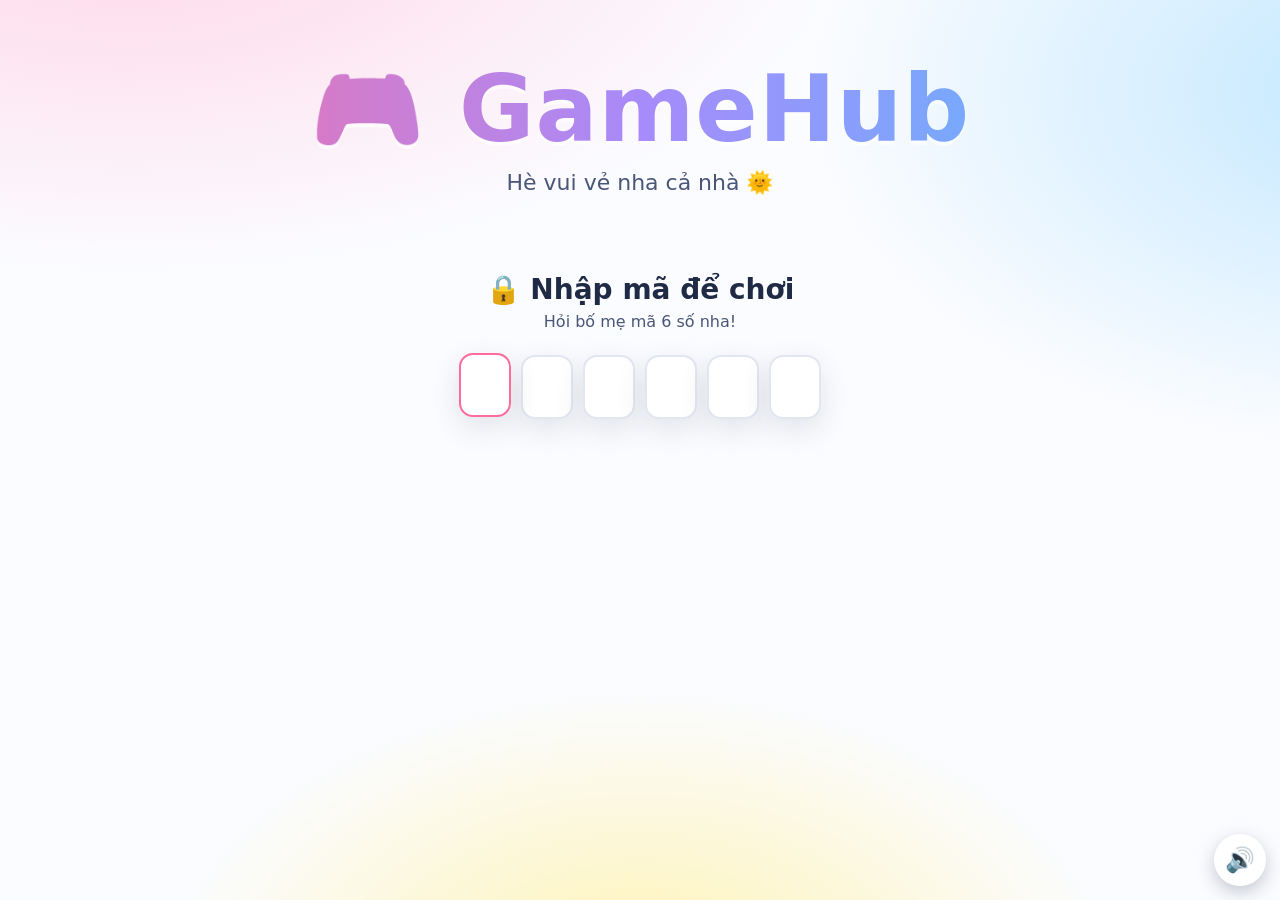
<file: index.html>
<!DOCTYPE html>
<html lang="vi">
<head>
<meta charset="UTF-8" />
<meta name="viewport" content="width=device-width, initial-scale=1.0" />
<title>GameHub - Hè Vui Vẻ</title>
<link rel="stylesheet" href="css/style.css" />
<link rel="icon" href="data:image/svg+xml,%3Csvg xmlns='http://www.w3.org/2000/svg' viewBox='0 0 100 100'%3E%3Ctext y='.9em' font-size='90'%3E%F0%9F%8E%AE%3C/text%3E%3C/svg%3E" />
<link rel="manifest" href="manifest.webmanifest" />
<meta name="theme-color" content="#ff6b9a" />
<meta name="apple-mobile-web-app-capable" content="yes" />
<meta name="mobile-web-app-capable" content="yes" />
<meta name="apple-mobile-web-app-status-bar-style" content="default" />
<meta name="apple-mobile-web-app-title" content="GameHub" />
<link rel="apple-touch-icon" href="icons/apple-touch-icon.png" />
</head>
<body class="home">
<header class="hero">
  <h1>🎮 GameHub</h1>
  <p class="tagline">Hè vui vẻ nha cả nhà 🌞</p>
</header>

<section class="code-gate" id="codeGate">
  <h2>🔒 Nhập mã để chơi</h2>
  <p class="gate-hint">Hỏi bố mẹ mã 6 số nha!</p>
  <form class="code-form" id="codeForm" autocomplete="off">
    <div class="code-inputs" id="codeInputs">
      <input class="code-input" type="tel" inputmode="numeric" maxlength="1" aria-label="Số 1" />
      <input class="code-input" type="tel" inputmode="numeric" maxlength="1" aria-label="Số 2" />
      <input class="code-input" type="tel" inputmode="numeric" maxlength="1" aria-label="Số 3" />
      <input class="code-input" type="tel" inputmode="numeric" maxlength="1" aria-label="Số 4" />
      <input class="code-input" type="tel" inputmode="numeric" maxlength="1" aria-label="Số 5" />
      <input class="code-input" type="tel" inputmode="numeric" maxlength="1" aria-label="Số 6" />
    </div>
    <p class="code-error" id="codeError" hidden>Sai mã rồi, thử lại nha!</p>
  </form>
</section>

<section class="hub" id="hub" hidden>
  <div class="welcome">
    <h2>Chọn game đi nào 🎯</h2>
    <button class="switch-btn" id="switchBtn">🔒 Khoá lại</button>
  </div>

  <div class="game-grid">
    <a class="game-card c1" href="games/memory/" data-tag="cả nhà">
      <span class="icon">🧠</span>
      <h3>Tìm Cặp</h3>
      <p>Lật thẻ tìm cặp giống nhau</p>
      <span class="best" data-game="memory">—</span>
    </a>
    <a class="game-card c2" href="games/tictactoe/" data-tag="2 người">
      <span class="icon">⭕</span>
      <h3>Cờ Caro</h3>
      <p>X và O, ai thắng?</p>
      <span class="best" data-game="tictactoe">—</span>
    </a>
    <a class="game-card c3" href="games/snake/" data-tag="cả nhà">
      <span class="icon">🐍</span>
      <h3>Rắn Săn Mồi</h3>
      <p>Ăn táo, đừng đụng tường!</p>
      <span class="best" data-game="snake">—</span>
    </a>
    <a class="game-card c4" href="games/simon/" data-tag="trí nhớ">
      <span class="icon">🎨</span>
      <h3>Nhớ Màu</h3>
      <p>Lặp lại chuỗi màu sắc</p>
      <span class="best" data-game="simon">—</span>
    </a>
    <a class="game-card c5" href="games/math/" data-tag="học mà chơi">
      <span class="icon">➕</span>
      <h3>Đố Toán</h3>
      <p>Tính nhanh, ăn điểm cao</p>
      <span class="best" data-game="math">—</span>
    </a>
    <a class="game-card c4" href="games/fingermath/" data-tag="lớp 1">
      <span class="icon">✋</span>
      <h3>Toán Ngón Tay</h3>
      <p>Đọc và tạo số bằng ngón tay</p>
      <span class="best" data-game="fingermath">—</span>
    </a>
    <a class="game-card c6" href="games/2048/" data-tag="thử thách">
      <span class="icon">🔢</span>
      <h3>2048</h3>
      <p>Ghép số đạt 2048</p>
      <span class="best" data-game="2048">—</span>
    </a>
    <a class="game-card c7" href="games/whack/" data-tag="phản xạ">
      <span class="icon">🐿️</span>
      <h3>Đập Sóc</h3>
      <p>Sóc nhảy lên, tap thật nhanh!</p>
      <span class="best" data-game="whack">—</span>
    </a>
    <a class="game-card c8" href="games/space/" data-tag="3D">
      <span class="icon">🚀</span>
      <h3>Phi Thuyền Nhặt Sao</h3>
      <p>Lái phi thuyền, bắn thiên thạch, nâng cấp súng!</p>
      <span class="best" data-game="space">—</span>
    </a>
    <a class="game-card c9" href="games/hoops/" data-tag="3D">
      <span class="icon">🏀</span>
      <h3>Ném Bóng Rổ</h3>
      <p>Vuốt canh lực, ném bóng vào rổ!</p>
      <span class="best" data-game="hoops">—</span>
    </a>
  </div>

  <footer class="hub-footer">
    <p>Chúc các con có một mùa hè thật vui! 🌞🌴🍉</p>
  </footer>
</section>

<script src="js/sfx.js"></script>
<script src="js/main.js"></script>
<script src="js/pwa.js"></script>
<script>
  document.querySelectorAll('.game-card').forEach((card) => {
    card.addEventListener('click', () => window.SFX && window.SFX.pop());
  });
</script>
</body>
</html>
</file>
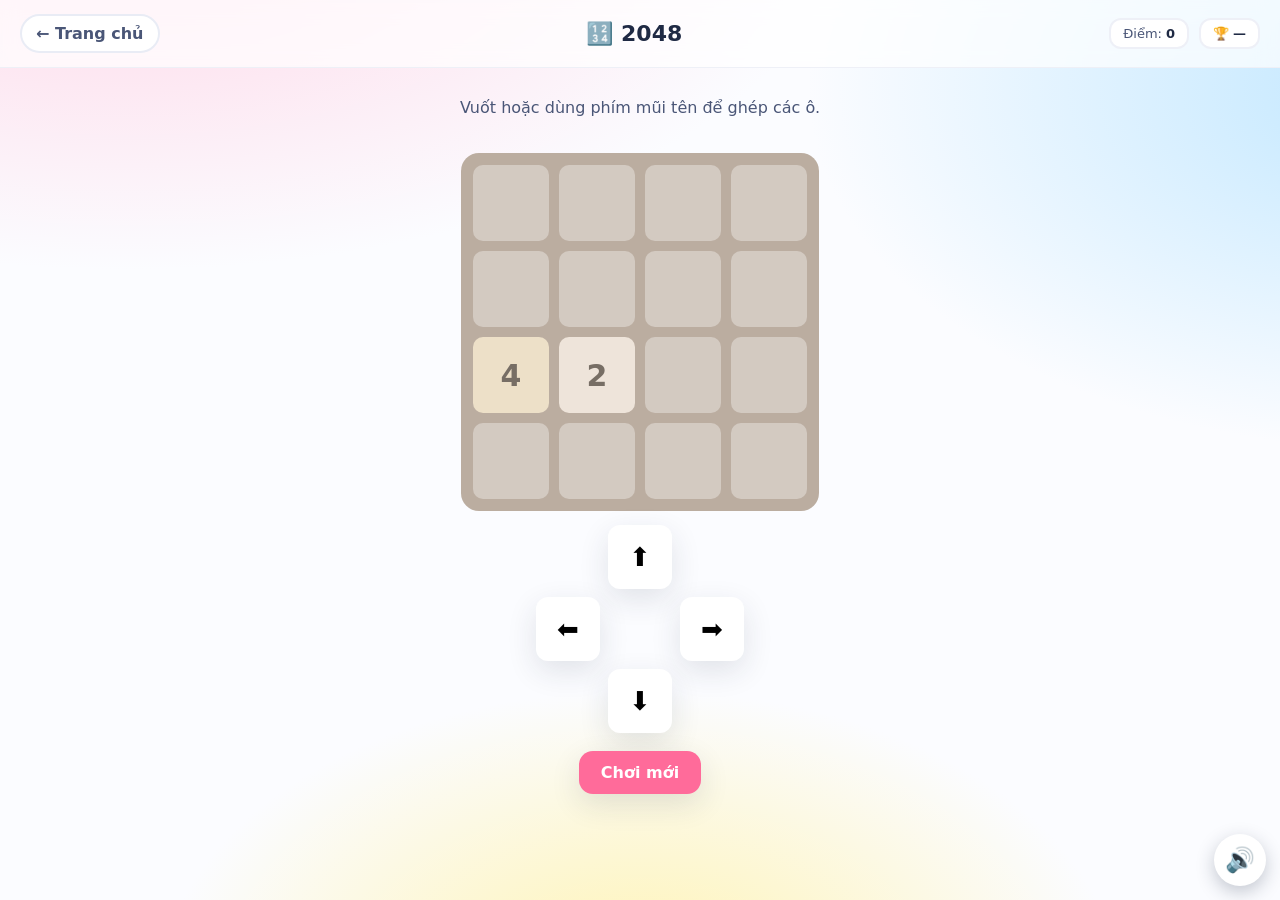
<file: games/2048/index.html>
<!DOCTYPE html>
<html lang="vi">
<head>
<meta charset="UTF-8" />
<meta name="viewport" content="width=device-width, initial-scale=1" />
<title>2048 · GameHub</title>
<link rel="stylesheet" href="../../css/style.css" />
<link rel="manifest" href="../../manifest.webmanifest" />
<meta name="theme-color" content="#ff6b9a" />
<meta name="apple-mobile-web-app-capable" content="yes" />
<meta name="mobile-web-app-capable" content="yes" />
<meta name="apple-mobile-web-app-status-bar-style" content="default" />
<meta name="apple-mobile-web-app-title" content="GameHub" />
<link rel="apple-touch-icon" href="../../icons/apple-touch-icon.png" />
</head>
<body class="game-page">
<div class="game-topbar">
  <a class="back" href="../../">← Trang chủ</a>
  <div>
    <h1>🔢 2048</h1>
    <div class="who" id="whoLabel"></div>
  </div>
  <div class="stats">
    <div class="stat">Điểm:<b id="score">0</b></div>
    <div class="stat">🏆<b id="best">—</b></div>
  </div>
</div>

<main class="game-main">
  <p style="color:var(--ink-soft); margin-top:6px;">Vuốt hoặc dùng phím mũi tên để ghép các ô.</p>
  <div class="g2048-wrap" id="grid"></div>
  <div class="touch-pad" style="margin-top:14px;">
    <button class="up" data-dir="up">⬆️</button>
    <button class="left" data-dir="left">⬅️</button>
    <button class="right" data-dir="right">➡️</button>
    <button class="down" data-dir="down">⬇️</button>
  </div>
  <div style="margin-top:18px; display:flex; gap:10px;">
    <button class="btn" id="newGame">Chơi mới</button>
  </div>
</main>

<div class="modal" id="overModal">
  <div class="box">
    <div style="font-size:48px">🛑</div>
    <h2>Hết nước đi!</h2>
    <p id="overText"></p>
    <div class="actions">
      <button class="btn" id="restart">Chơi lại</button>
      <a class="btn ghost" href="../../">Về trang chủ</a>
    </div>
  </div>
</div>

<script src="../../js/sfx.js"></script>
<script src="../../js/main.js"></script>
<script src="../../js/pwa.js"></script>
<script>
const N = 4;
let grid, score;
const gridEl = document.getElementById('grid');
const scoreEl = document.getElementById('score');
const bestEl = document.getElementById('best');
const whoLabel = document.getElementById('whoLabel');
const overModal = document.getElementById('overModal');
const overText = document.getElementById('overText');

function syncWho() {
  const p = window.Hub.getPlayer();
  whoLabel.textContent = p ? `${p.avatar} ${p.name}` : '';
  bestEl.textContent = window.Hub.getBest('2048') ?? '—';
}

function emptyGrid() { return Array.from({length: N}, () => Array(N).fill(0)); }

function addRandom() {
  const empty = [];
  for (let r=0;r<N;r++) for (let c=0;c<N;c++) if (!grid[r][c]) empty.push([r,c]);
  if (!empty.length) return false;
  const [r,c] = empty[Math.floor(Math.random()*empty.length)];
  grid[r][c] = Math.random() < 0.9 ? 2 : 4;
  return true;
}

function render() {
  gridEl.innerHTML = '';
  for (let r=0;r<N;r++) for (let c=0;c<N;c++) {
    const v = grid[r][c];
    const div = document.createElement('div');
    div.className = 'g2048-cell';
    div.dataset.v = v || '';
    div.textContent = v || '';
    gridEl.appendChild(div);
  }
  scoreEl.textContent = score;
}

function rotate(g) {
  const r = emptyGrid();
  for (let i=0;i<N;i++) for (let j=0;j<N;j++) r[j][N-1-i] = g[i][j];
  return r;
}

function slideLeft(g) {
  let moved = false, gained = 0;
  const out = emptyGrid();
  for (let r=0;r<N;r++) {
    const row = g[r].filter(v => v);
    for (let i=0;i<row.length-1;i++) {
      if (row[i] === row[i+1]) {
        row[i] *= 2; gained += row[i]; row.splice(i+1,1);
      }
    }
    while (row.length < N) row.push(0);
    for (let c=0;c<N;c++) {
      if (g[r][c] !== row[c]) moved = true;
      out[r][c] = row[c];
    }
  }
  return { grid: out, moved, gained };
}

function move(dir) {
  let g = grid, rot = 0;
  if (dir === 'up')    rot = 1;
  if (dir === 'right') rot = 2;
  if (dir === 'down')  rot = 3;
  for (let i=0;i<rot;i++) g = rotate(g);
  const res = slideLeft(g);
  let out = res.grid;
  for (let i=0;i<(4-rot)%4;i++) out = rotate(out);
  if (res.moved) {
    grid = out;
    score += res.gained;
    if (window.SFX) { res.gained > 0 ? window.SFX.merge() : window.SFX.move(); }
    addRandom();
    render();
    if (isOver()) gameOver();
  }
}

function isOver() {
  for (let r=0;r<N;r++) for (let c=0;c<N;c++) {
    if (!grid[r][c]) return false;
    if (c+1<N && grid[r][c] === grid[r][c+1]) return false;
    if (r+1<N && grid[r][c] === grid[r+1][c]) return false;
  }
  return true;
}

function gameOver() {
  window.SFX && window.SFX.gameover();
  const improved = window.Hub.saveBest('2048', score, 'high');
  bestEl.textContent = window.Hub.getBest('2048');
  const max = Math.max(...grid.flat());
  overText.textContent = `Ô lớn nhất ${max}, điểm ${score}.` + (improved ? ' 🏆 Kỷ lục mới!' : '');
  overModal.classList.add('open');
}

function newGame() {
  overModal.classList.remove('open');
  grid = emptyGrid(); score = 0;
  addRandom(); addRandom();
  render();
}

window.addEventListener('keydown', (e) => {
  const k = e.key.toLowerCase();
  if (k === 'arrowup' || k === 'w') { e.preventDefault(); move('up'); }
  else if (k === 'arrowdown' || k === 's') { e.preventDefault(); move('down'); }
  else if (k === 'arrowleft' || k === 'a') { e.preventDefault(); move('left'); }
  else if (k === 'arrowright' || k === 'd') { e.preventDefault(); move('right'); }
});

document.querySelectorAll('.touch-pad button').forEach(b => {
  b.addEventListener('click', () => move(b.dataset.dir));
});

let touchStart = null;
gridEl.addEventListener('touchstart', (e) => { touchStart = e.touches[0]; }, { passive: true });
gridEl.addEventListener('touchend', (e) => {
  if (!touchStart) return;
  const t = e.changedTouches[0];
  const dx = t.clientX - touchStart.clientX;
  const dy = t.clientY - touchStart.clientY;
  if (Math.max(Math.abs(dx), Math.abs(dy)) < 24) return;
  if (Math.abs(dx) > Math.abs(dy)) move(dx > 0 ? 'right' : 'left');
  else move(dy > 0 ? 'down' : 'up');
  touchStart = null;
}, { passive: true });

document.getElementById('newGame').addEventListener('click', newGame);
document.getElementById('restart').addEventListener('click', newGame);

syncWho();
newGame();
</script>
</body>
</html>
</file>
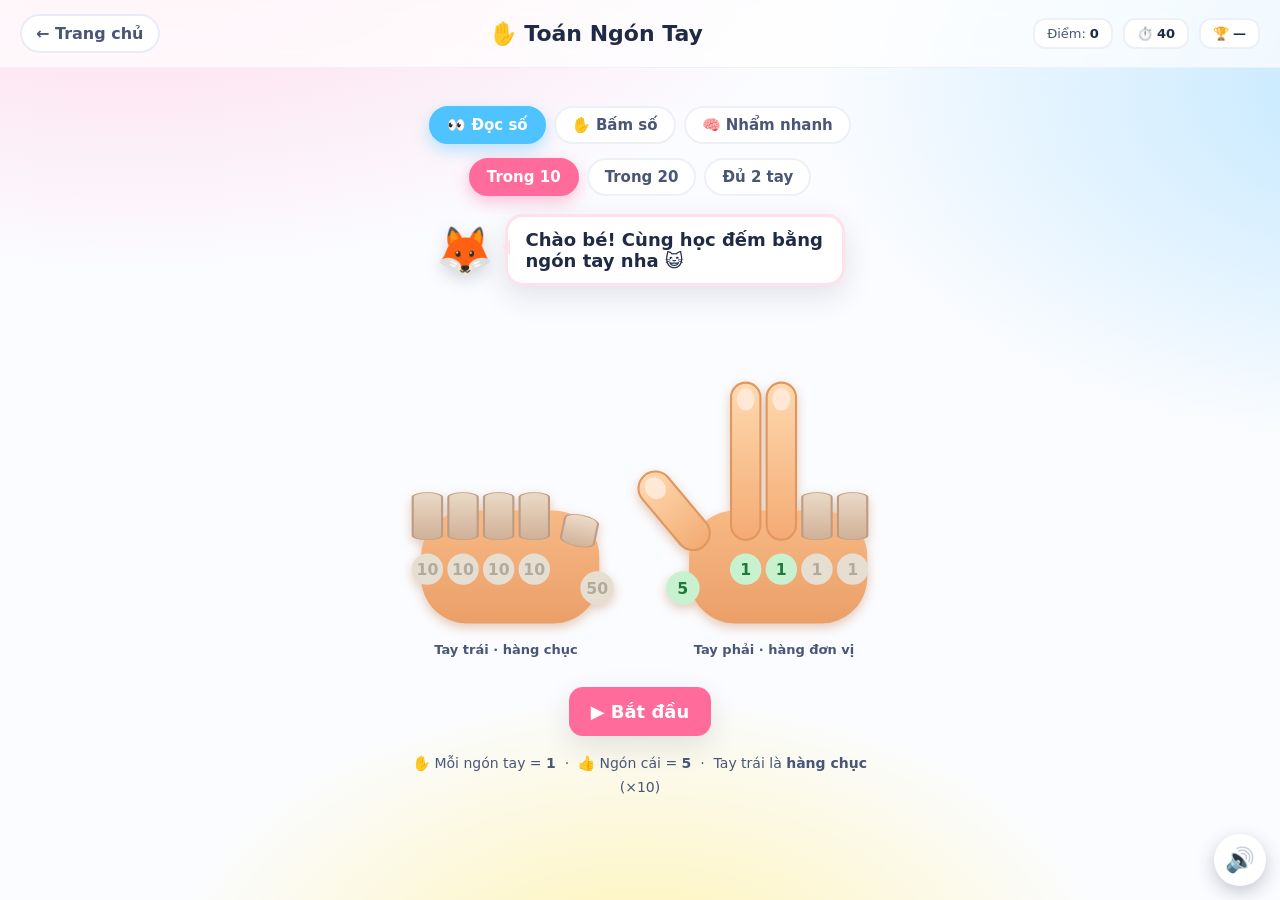
<file: games/fingermath/index.html>
<!DOCTYPE html>
<html lang="vi">
<head>
<meta charset="UTF-8" />
<meta name="viewport" content="width=device-width, initial-scale=1" />
<title>Toán Ngón Tay · GameHub</title>
<link rel="stylesheet" href="../../css/style.css" />
<link rel="manifest" href="../../manifest.webmanifest" />
<meta name="theme-color" content="#ff6b9a" />
<meta name="apple-mobile-web-app-capable" content="yes" />
<meta name="mobile-web-app-capable" content="yes" />
<meta name="apple-mobile-web-app-status-bar-style" content="default" />
<meta name="apple-mobile-web-app-title" content="GameHub" />
<link rel="apple-touch-icon" href="../../icons/apple-touch-icon.png" />
<style>
  /* ===== Finger Math game ================================================ */
  .game-main { overflow: hidden; }

  /* Mode + difficulty pills */
  .fm-pills { display: flex; gap: 8px; justify-content: center; flex-wrap: wrap; margin-top: 14px; }
  .fm-pills button {
    background: white; border: 2px solid #eef0f7; border-radius: 999px;
    padding: 8px 16px; font-family: inherit; font-size: 15px; font-weight: 700;
    color: var(--ink-soft); cursor: pointer; transition: transform .12s, box-shadow .15s, background .15s;
  }
  .fm-pills button:hover { transform: translateY(-1px); }
  .fm-pills button:active { transform: scale(.95); }
  .fm-pills.modes button.active { background: var(--accent-2); color: #fff; border-color: var(--accent-2); box-shadow: 0 6px 16px rgba(78,195,255,.4); }
  .fm-pills.diffs button.active { background: var(--accent);   color: #fff; border-color: var(--accent);   box-shadow: 0 6px 16px rgba(255,107,154,.4); }

  /* Mascot + speech bubble */
  .fm-guide { display: flex; align-items: center; justify-content: center; gap: 12px; margin: 18px auto 4px; max-width: 520px; }
  .fm-mascot {
    font-size: 46px; line-height: 1; flex: 0 0 auto;
    filter: drop-shadow(0 6px 8px rgba(31,42,68,.18));
    transition: transform .2s;
  }
  .fm-mascot.cheer { animation: mascotHop .5s ease; }
  @keyframes mascotHop { 0%,100%{transform:translateY(0) rotate(0)} 30%{transform:translateY(-14px) rotate(-8deg)} 60%{transform:translateY(-6px) rotate(6deg)} }
  .fm-mascot.oops { animation: mascotShake .4s ease; }
  @keyframes mascotShake { 0%,100%{transform:rotate(0)} 25%{transform:rotate(-9deg)} 75%{transform:rotate(9deg)} }
  .fm-bubble {
    position: relative; background: #fff; border: 3px solid #ffe1ec; border-radius: 18px;
    padding: 12px 18px; font-weight: 700; font-size: 18px; color: var(--ink);
    box-shadow: var(--shadow); max-width: 340px; min-height: 24px;
  }
  .fm-bubble::before {
    content: ''; position: absolute; left: -14px; top: 22px; width: 0; height: 0;
    border: 8px solid transparent; border-right-color: #ffe1ec;
  }
  .fm-bubble.pop { animation: bubblePop .34s cubic-bezier(.34,1.56,.64,1); }
  @keyframes bubblePop { 0%{transform:scale(.85)} 60%{transform:scale(1.05)} 100%{transform:scale(1)} }

  /* Target number (make mode) */
  .fm-target {
    text-align: center; font-size: 66px; font-weight: 900; line-height: 1; margin: 6px 0 2px;
    background: linear-gradient(90deg, var(--accent), var(--purple), var(--accent-2));
    background-size: 200% auto; -webkit-background-clip: text; background-clip: text; color: transparent;
    animation: hueShift 4s linear infinite;
  }
  @keyframes hueShift { to { background-position: 200% center; } }
  .fm-target.pop { animation: targetPop .4s cubic-bezier(.34,1.56,.64,1), hueShift 4s linear infinite; }
  @keyframes targetPop { 0%{transform:scale(.6);opacity:0} 100%{transform:scale(1);opacity:1} }

  /* Equation (mental-math mode) */
  .fm-equation {
    text-align: center; font-size: 46px; font-weight: 900; line-height: 1.1; margin: 24px 0 10px;
    color: var(--ink); letter-spacing: 1px; white-space: nowrap;
  }
  .fm-equation .q { color: var(--accent); }
  .fm-equation.pop { animation: targetPop .4s cubic-bezier(.34,1.56,.64,1); }

  /* Streak flame */
  .fm-streak {
    text-align: center; height: 26px; font-weight: 800; color: var(--orange); font-size: 17px;
    opacity: 0; transition: opacity .2s; margin-top: 2px;
  }
  .fm-streak.show { opacity: 1; }
  .fm-streak.bump { animation: streakBump .4s ease; }
  @keyframes streakBump { 0%,100%{transform:scale(1)} 40%{transform:scale(1.35)} }

  /* Hands */
  .fm-hands {
    display: flex; justify-content: center; gap: 6px; margin: 8px auto 0; max-width: 560px;
    transition: transform .3s;
  }
  .fm-hands.cheer { animation: handsCheer .5s ease; }
  @keyframes handsCheer { 0%,100%{transform:translateY(0)} 40%{transform:translateY(-16px)} }
  .fm-hands.shake { animation: handsShake .4s ease; }
  @keyframes handsShake { 0%,100%{transform:translateX(0)} 20%{transform:translateX(-9px)} 60%{transform:translateX(9px)} }
  .fm-hand { width: 50%; max-width: 262px; }
  .fm-hand svg { width: 100%; height: auto; display: block; overflow: visible; }
  .fm-hand-label { text-align: center; font-size: 13px; color: var(--ink-soft); margin-top: 2px; font-weight: 700; }

  /* Finger animation */
  .fm-fg { transform-box: fill-box; transform-origin: 50% 100%; transition: transform .28s cubic-bezier(.34,1.5,.6,1); }
  .fm-finger.down .fm-fg { transform: scaleY(.30); }
  .fm-finger.down .fm-fbody { filter: grayscale(.55) brightness(.99); }
  .fm-nail { transition: opacity .2s; }
  .fm-finger.down .fm-nail { opacity: 0; }
  .fm-badge circle { transition: fill .2s; }
  .fm-badge text { transition: fill .2s; }
  .fm-finger.down .fm-badge circle, .fm-badge.down circle { fill: #e7ded2; }
  .fm-finger.down .fm-badge text,   .fm-badge.down text   { fill: #b3a99d; }
  .fm-thumb { transition: transform .3s cubic-bezier(.34,1.4,.6,1); transform: var(--tup); }
  .fm-thumb.down { transform: var(--tdn); }
  .fm-thumb.down .fm-fbody { filter: grayscale(.55); }
  .fm-thumb.down .fm-nail { opacity: 0; }
  .fm-hands.interactive .fm-finger { cursor: pointer; }
  .fm-hands.interactive .fm-finger:active .fm-fg { transform: scale(.94); }

  /* Live counter (make mode) */
  .fm-live { text-align: center; color: var(--ink-soft); font-size: 17px; min-height: 24px; font-weight: 700; margin-top: 4px; }
  .fm-live b { color: var(--accent-2); font-size: 22px; }

  /* Answer options (read mode) */
  .fm-options { display: grid; grid-template-columns: repeat(4, 1fr); gap: 10px; max-width: 460px; margin: 14px auto 0; }
  .fm-options button {
    font-family: inherit; font-size: 30px; font-weight: 900; padding: 18px 0;
    border: 3px solid #eef0f7; border-radius: 18px; background: #fff; color: var(--ink);
    cursor: pointer; transition: transform .1s, box-shadow .15s; box-shadow: 0 4px 0 #e6e9f2;
  }
  .fm-options button:hover { transform: translateY(-2px); }
  .fm-options button:active { transform: translateY(2px); box-shadow: 0 1px 0 #e6e9f2; }
  .fm-options button.right { background: #d8ffd8; border-color: var(--green); box-shadow: 0 4px 0 #7fd77f; animation: rightPulse .4s ease; }
  @keyframes rightPulse { 0%,100%{transform:scale(1)} 45%{transform:scale(1.1)} }
  .fm-options button.wrong { background: #ffe0e0; border-color: #ff8a8a; box-shadow: 0 4px 0 #ff8a8a; }
  .fm-options button:disabled { cursor: default; }

  .fm-actions { margin-top: 16px; display: flex; gap: 10px; justify-content: center; flex-wrap: wrap; }
  .fm-actions .btn { font-size: 18px; padding: 14px 22px; }
  .fm-legend { text-align: center; color: var(--ink-soft); font-size: 14px; margin: 16px auto 0; max-width: 470px; line-height: 1.7; }
  .fm-hidden { display: none !important; }

  #score.bump { animation: streakBump .35s ease; display: inline-block; }

  /* Snappy taps on phones: no 300ms delay, no double-tap zoom, no text select */
  .fm-pills button, .fm-options button, .fm-actions .btn, .fm-hand svg { touch-action: manipulation; }
  .fm-pills button, .fm-options button, .fm-actions .btn, .fm-hand, .fm-target, .fm-live, .fm-bubble {
    -webkit-user-select: none; user-select: none; -webkit-tap-highlight-color: transparent;
  }

  /* Confetti canvas overlay */
  #fx { position: fixed; inset: 0; width: 100%; height: 100%; pointer-events: none; z-index: 60; }

  /* ---- Phone-first tuning (most kids play on a phone) ---- */
  @media (max-width: 560px) {
    .fm-pills { gap: 6px; margin-top: 10px; }
    .fm-pills button { padding: 9px 14px; font-size: 15px; }
    .fm-guide { margin: 12px auto 2px; gap: 8px; }
    .fm-mascot { font-size: 40px; }
    .fm-bubble { font-size: 16px; padding: 10px 14px; max-width: 62vw; }
    .fm-target { font-size: 52px; }
    .fm-equation { font-size: 40px; margin: 18px 0 8px; }
    .fm-hands { gap: 2px; }
    .fm-options { gap: 8px; }
    .fm-options button { font-size: 26px; padding: 18px 0; }
    .fm-actions { width: 100%; }
    .fm-actions .btn { flex: 1 1 44%; min-height: 54px; font-size: 18px; }
    .fm-legend { font-size: 13px; margin-top: 12px; }
  }
  @media (max-width: 380px) {
    .fm-options button { font-size: 22px; padding: 15px 0; }
    .fm-target { font-size: 46px; }
    .fm-equation { font-size: 33px; }
  }
</style>
</head>
<body class="game-page">
<div class="game-topbar">
  <a class="back" href="../../">← Trang chủ</a>
  <div>
    <h1>✋ Toán Ngón Tay</h1>
    <div class="who" id="whoLabel"></div>
  </div>
  <div class="stats">
    <div class="stat">Điểm:<b id="score">0</b></div>
    <div class="stat">⏱️<b id="time">40</b></div>
    <div class="stat">🏆<b id="best">—</b></div>
  </div>
</div>

<main class="game-main">
  <div class="fm-pills modes" id="modePick">
    <button data-mode="read" class="active">👀 Đọc số</button>
    <button data-mode="make">✋ Bấm số</button>
    <button data-mode="mental">🧠 Nhẩm nhanh</button>
  </div>
  <div class="fm-pills diffs" id="diffPick">
    <button data-diff="easy" class="active">Trong 10</button>
    <button data-diff="med">Trong 20</button>
    <button data-diff="hard">Đủ 2 tay</button>
  </div>

  <div class="fm-guide">
    <div class="fm-mascot" id="mascot">🦊</div>
    <div class="fm-bubble" id="bubble">Chào bé! Cùng học đếm bằng ngón tay nha 😺</div>
  </div>

  <div class="fm-target fm-hidden" id="target">0</div>
  <div class="fm-equation fm-hidden" id="equation">3 + 2 = ?</div>
  <div class="fm-streak" id="streakEl"></div>

  <div class="fm-hands" id="hands">
    <div class="fm-hand">
      <div id="handLeftSvg"></div>
      <div class="fm-hand-label">Tay trái · hàng chục</div>
    </div>
    <div class="fm-hand">
      <div id="handRightSvg"></div>
      <div class="fm-hand-label">Tay phải · hàng đơn vị</div>
    </div>
  </div>

  <div class="fm-live fm-hidden" id="live"></div>
  <div class="fm-options fm-hidden" id="options"></div>

  <div class="fm-actions">
    <button class="btn" id="start">▶️ Bắt đầu</button>
    <button class="btn ghost fm-hidden" id="clear">✊ Nắm hết tay</button>
  </div>

  <div class="fm-legend">
    ✋ Mỗi ngón tay = <b>1</b> &nbsp;·&nbsp; 👍 Ngón cái = <b>5</b> &nbsp;·&nbsp;
    Tay trái là <b>hàng chục</b> (×10)
  </div>
</main>

<canvas id="fx"></canvas>

<div class="modal" id="overModal">
  <div class="box">
    <div style="font-size:52px" id="overEmoji">🖐️</div>
    <h2 id="overTitle">Hết giờ!</h2>
    <p id="overText"></p>
    <div class="actions">
      <button class="btn" id="restart">Chơi lại</button>
      <a class="btn ghost" href="../../">Về trang chủ</a>
    </div>
  </div>
</div>

<script src="../../js/sfx.js"></script>
<script src="../../js/main.js"></script>
<script src="../../js/pwa.js"></script>
<script>
const SVGNS = 'http://www.w3.org/2000/svg';
function svg(tag, attrs) {
  const el = document.createElementNS(SVGNS, tag);
  for (const k in attrs) el.setAttribute(k, attrs[k]);
  return el;
}

/* ===== Confetti ========================================================= */
const fx = document.getElementById('fx');
const fxc = fx.getContext('2d');
let particles = [], fxRaf = null;
const CONFETTI_COLORS = ['#ff6b9a', '#4ec3ff', '#ffd54f', '#65d36e', '#a78bfa', '#ff9a5a'];
function fxResize() { fx.width = window.innerWidth; fx.height = window.innerHeight; }
fxResize(); window.addEventListener('resize', fxResize);
function confetti(x, y, count = 44) {
  for (let i = 0; i < count; i++) {
    const a = Math.random() * Math.PI * 2, sp = 3 + Math.random() * 7;
    particles.push({
      x, y, vx: Math.cos(a) * sp, vy: Math.sin(a) * sp - 4,
      size: 6 + Math.random() * 7, color: CONFETTI_COLORS[(Math.random() * CONFETTI_COLORS.length) | 0],
      rot: Math.random() * 6.28, vr: (Math.random() - 0.5) * 0.4, life: 70 + (Math.random() * 30 | 0),
      round: Math.random() < 0.4,
    });
  }
  if (!fxRaf) fxRaf = requestAnimationFrame(fxLoop);
}
function fxLoop() {
  fxc.clearRect(0, 0, fx.width, fx.height);
  particles = particles.filter((p) => p.life > 0 && p.y < fx.height + 40);
  particles.forEach((p) => {
    p.vy += 0.22; p.x += p.vx; p.y += p.vy; p.vx *= 0.99; p.rot += p.vr; p.life--;
    fxc.save(); fxc.translate(p.x, p.y); fxc.rotate(p.rot); fxc.fillStyle = p.color;
    fxc.globalAlpha = Math.min(1, p.life / 20);
    if (p.round) { fxc.beginPath(); fxc.arc(0, 0, p.size / 2, 0, 6.28); fxc.fill(); }
    else fxc.fillRect(-p.size / 2, -p.size / 2, p.size, p.size * 0.6);
    fxc.restore();
  });
  if (particles.length) fxRaf = requestAnimationFrame(fxLoop);
  else { fxRaf = null; fxc.clearRect(0, 0, fx.width, fx.height); }
}
function confettiAt(el, count) {
  const r = el.getBoundingClientRect();
  confetti(r.left + r.width / 2, r.top + r.height / 2, count);
}

/* ===== Sound (real audio files) ======================================== */
const SOUNDS = {};
['tap', 'correct', 'wrong', 'start', 'win', 'lose'].forEach((n) => {
  const a = new Audio(`sounds/${n}.wav`);
  a.preload = 'auto';
  SOUNDS[n] = a;
});
function soundOn() { return !window.SFX || window.SFX.enabled; }  // obey hub mute button
function play(name, vol = 1) {
  if (!soundOn()) return;
  const base = SOUNDS[name];
  if (!base) return;
  try {
    const a = base.cloneNode(true); // clone so sounds can overlap
    a.volume = vol;
    const p = a.play();
    if (p && p.catch) p.catch(() => {});
  } catch (e) { /* ignore */ }
}

/* ===== Mascot ============================================================ */
const mascotEl = document.getElementById('mascot');
const bubbleEl = document.getElementById('bubble');
const PRAISE = ['Giỏi quá! 🎉', 'Chính xác! ⭐', 'Tuyệt vời! 🌟', 'Đúng rồi nè! 🎈', 'Siêu ghê! 🚀'];
const NUDGE = ['Suýt rồi, thử lại nha 💪', 'Không sao, cố lên! 🌈', 'Gần đúng rồi đó! 🙂'];
function say(text, mood) {
  bubbleEl.textContent = text;
  bubbleEl.classList.remove('pop'); void bubbleEl.offsetWidth; bubbleEl.classList.add('pop');
  if (mood) {
    mascotEl.textContent = mood === 'cheer' ? '🦊' : mood === 'oops' ? '🙀' : '🦊';
    mascotEl.classList.remove('cheer', 'oops'); void mascotEl.offsetWidth;
    if (mood === 'cheer') mascotEl.classList.add('cheer');
    if (mood === 'oops') mascotEl.classList.add('oops');
    if (mood === 'oops') setTimeout(() => { mascotEl.textContent = '🦊'; }, 900);
  }
}

/* ===== Finger math ====================================================== */
function digitPattern(d) {
  const thumb = d >= 5;
  const n = thumb ? d - 5 : d;
  return { thumb, fingers: [n > 0, n > 1, n > 2, n > 3] };
}
function handValue(state) {
  return state.fingers.filter(Boolean).length + (state.thumb ? 5 : 0);
}

/* ===== Hand rendering =================================================== */
// side: 'right' (thumb left, values 1/5) | 'left' (thumb right, values 10/50)
function buildHand(side, valueLabels, onToggle) {
  const VB = 250;
  const root = svg('svg', { viewBox: `0 0 ${VB} 300` });
  const mirror = side === 'left';
  const mx = (x) => (mirror ? VB - x : x);          // point x
  const mrx = (x, w) => (mirror ? VB - x - w : x);  // rect x

  // defs: gradients + soft shadow
  const uid = side;
  const defs = svg('defs', {});
  const skin = svg('linearGradient', { id: `skin-${uid}`, x1: 0, y1: 0, x2: 0, y2: 1 });
  skin.appendChild(svg('stop', { offset: 0, 'stop-color': '#ffd9b0' }));
  skin.appendChild(svg('stop', { offset: 1, 'stop-color': '#f3ab73' }));
  const palmG = svg('linearGradient', { id: `palm-${uid}`, x1: 0, y1: 0, x2: 0, y2: 1 });
  palmG.appendChild(svg('stop', { offset: 0, 'stop-color': '#f7b985' }));
  palmG.appendChild(svg('stop', { offset: 1, 'stop-color': '#eb9f68' }));
  const sh = svg('filter', { id: `sh-${uid}`, x: '-30%', y: '-30%', width: '160%', height: '160%' });
  sh.appendChild(svg('feDropShadow', { dx: 0, dy: 4, stdDeviation: 5, 'flood-color': '#b56b33', 'flood-opacity': .35 }));
  defs.appendChild(skin); defs.appendChild(palmG); defs.appendChild(sh);
  root.appendChild(defs);

  const hand = svg('g', { filter: `url(#sh-${uid})` });
  root.appendChild(hand);

  // palm
  hand.appendChild(svg('rect', { x: 44, y: 176, width: 170, height: 108, rx: 44, fill: `url(#palm-${uid})` }));

  const FW = 28, FTOP = 54, FBOT = 204, FH = FBOT - FTOP;
  const rightXs = { index: 84, middle: 118, ring: 152, pinky: 186 };
  const order = ['index', 'middle', 'ring', 'pinky'];
  const fingerEls = [];

  order.forEach((key, i) => {
    const rx = mrx(rightXs[key], FW), cx = rx + FW / 2;
    const g = svg('g', { class: 'fm-finger' });
    g.dataset.finger = i;
    // wide invisible tap zone so small fingers are easy to hit on phones
    g.appendChild(svg('rect', { class: 'fm-hit', x: rx - 3, y: 40, width: FW + 6, height: 210, fill: 'transparent', 'pointer-events': 'all' }));
    const anim = svg('g', { class: 'fm-fg' });
    anim.appendChild(svg('rect', { class: 'fm-fbody', x: rx, y: FTOP, width: FW, height: FH, rx: 14, fill: `url(#skin-${uid})`, stroke: '#e0975f', 'stroke-width': 2 }));
    anim.appendChild(svg('ellipse', { class: 'fm-nail', cx, cy: FTOP + 16, rx: 8.5, ry: 10.5, fill: '#ffe9d6' }));
    g.appendChild(anim);
    const badge = svg('g', { class: 'fm-badge' });
    badge.appendChild(svg('circle', { cx, cy: 232, r: 15, fill: '#c8f2cf' }));
    const t = svg('text', { x: cx, y: 238, 'text-anchor': 'middle', 'font-size': 15, 'font-weight': 800, 'font-family': 'inherit', fill: '#1f7a3d' });
    t.textContent = valueLabels.finger;
    badge.appendChild(t);
    g.appendChild(badge);
    if (onToggle) g.addEventListener('click', () => onToggle('finger', i));
    hand.appendChild(g);
    fingerEls.push(g);
  });

  // thumb — shorter and chunkier than the fingers, like a real thumb
  const pivotX = mx(58), pivotY = 210;
  const upAngle = mirror ? 40 : -40, downAngle = mirror ? 12 : -12;
  const TW = 32, TLEN = 88, TTOP = pivotY - TLEN; // 122..210
  const tRectX = mrx(58 - TW / 2, TW);
  const thumb = svg('g', { class: 'fm-finger fm-thumb' });
  thumb.dataset.finger = 'thumb';
  thumb.style.transformBox = 'view-box';
  thumb.style.transformOrigin = `${pivotX}px ${pivotY}px`;
  thumb.style.setProperty('--tup', `rotate(${upAngle}deg)`);
  thumb.style.setProperty('--tdn', `rotate(${downAngle}deg) scaleY(.34)`);
  thumb.appendChild(svg('rect', { class: 'fm-fbody', x: tRectX, y: TTOP, width: TW, height: TLEN, rx: 16, fill: `url(#skin-${uid})`, stroke: '#e0975f', 'stroke-width': 2 }));
  thumb.appendChild(svg('ellipse', { class: 'fm-nail', cx: pivotX, cy: TTOP + 16, rx: 9.5, ry: 11, fill: '#ffe9d6' }));
  if (onToggle) thumb.addEventListener('click', () => onToggle('thumb'));
  hand.appendChild(thumb);
  // generous, non-rotating tap zone for the thumb (mobile-friendly)
  const thit = svg('ellipse', { class: 'fm-hit', cx: mx(28), cy: 176, rx: 44, ry: 62, fill: 'transparent', 'pointer-events': 'all' });
  if (onToggle) thit.addEventListener('click', () => onToggle('thumb'));
  hand.appendChild(thit);

  // thumb value badge (fixed, readable)
  const tb = svg('g', { class: 'fm-badge fm-thumb-badge' });
  const tbx = mx(38), tby = 250;
  tb.appendChild(svg('circle', { cx: tbx, cy: tby, r: 16, fill: '#c8f2cf' }));
  const tbt = svg('text', { x: tbx, y: tby + 6, 'text-anchor': 'middle', 'font-size': 15, 'font-weight': 800, 'font-family': 'inherit', fill: '#1f7a3d' });
  tbt.textContent = valueLabels.thumb;
  tb.appendChild(tbt);
  hand.appendChild(tb);

  function render(state) {
    state.fingers.forEach((up, i) => fingerEls[i].classList.toggle('down', !up));
    thumb.classList.toggle('down', !state.thumb);
    tb.classList.toggle('down', !state.thumb);
  }
  return { root, render };
}

/* ===== Game ============================================================= */
const els = {
  whoLabel: document.getElementById('whoLabel'),
  score: document.getElementById('score'),
  time: document.getElementById('time'),
  best: document.getElementById('best'),
  target: document.getElementById('target'),
  equation: document.getElementById('equation'),
  streakEl: document.getElementById('streakEl'),
  hands: document.getElementById('hands'),
  live: document.getElementById('live'),
  options: document.getElementById('options'),
  start: document.getElementById('start'),
  clear: document.getElementById('clear'),
  overModal: document.getElementById('overModal'),
  overText: document.getElementById('overText'),
  overTitle: document.getElementById('overTitle'),
  overEmoji: document.getElementById('overEmoji'),
};

const rightState = { thumb: false, fingers: [false, false, false, false] };
const leftState = { thumb: false, fingers: [false, false, false, false] };
const rightHand = buildHand('right', { finger: '1', thumb: '5' }, onFingerTap.bind(null, 'right'));
const leftHand = buildHand('left', { finger: '10', thumb: '50' }, onFingerTap.bind(null, 'left'));
document.getElementById('handRightSvg').appendChild(rightHand.root);
document.getElementById('handLeftSvg').appendChild(leftHand.root);

let mode = 'read', diff = 'easy';
let score = 0, streak = 0, timeLeft = 40, timer = null, running = false;
let target = 0, answered = false, nextTimer = null;

// Schedule the next round, cancelling any pending one so a stale round from
// before a mode/difficulty switch can't clobber the current one.
function scheduleNext(fn, ms) {
  clearTimeout(nextTimer);
  nextTimer = setTimeout(() => { nextTimer = null; if (running) fn(); }, ms);
}

function rand(a, b) { return Math.floor(Math.random() * (b - a + 1)) + a; }
function maxForDiff() { return diff === 'easy' ? 10 : diff === 'med' ? 20 : 99; }
function startTime() { return mode === 'make' ? 50 : 40; }

function renderHands() { rightHand.render(rightState); leftHand.render(leftState); }
function setStateFromNumber(n) {
  Object.assign(rightState, digitPattern(n % 10));
  Object.assign(leftState, digitPattern(Math.floor(n / 10)));
  renderHands();
}
function clearHands() {
  rightState.thumb = false; rightState.fingers = [false, false, false, false];
  leftState.thumb = false; leftState.fingers = [false, false, false, false];
  renderHands();
}
function currentNumber() { return handValue(leftState) * 10 + handValue(rightState); }

function bumpScore() {
  els.score.textContent = score;
  els.score.classList.remove('bump'); void els.score.offsetWidth; els.score.classList.add('bump');
}
function showStreak() {
  if (streak >= 2) {
    els.streakEl.textContent = `🔥 Chuỗi đúng: ${streak}`;
    els.streakEl.classList.add('show', 'bump');
    setTimeout(() => els.streakEl.classList.remove('bump'), 400);
  } else {
    els.streakEl.classList.remove('show');
  }
}
function cheerHands() {
  els.hands.classList.remove('cheer'); void els.hands.offsetWidth; els.hands.classList.add('cheer');
}
function shakeHands() {
  els.hands.classList.remove('shake'); void els.hands.offsetWidth; els.hands.classList.add('shake');
}

function syncWho() {
  const p = window.Hub.getPlayer();
  els.whoLabel.textContent = p ? `${p.avatar} ${p.name}` : '';
  els.best.textContent = window.Hub.getBest('fingermath') ?? '—';
}

/* --- Read mode --- */
function newReadRound() {
  answered = false;
  target = rand(1, maxForDiff());
  setStateFromNumber(target);
  say('Hai bàn tay đang chỉ số mấy? 🤔');
  els.target.classList.add('fm-hidden');
  buildOptions(target);
}
function buildOptions(correct) {
  const set = new Set([correct]), max = maxForDiff();
  while (set.size < 4) {
    let w = correct + rand(-4, 4);
    if (w < 0) w = Math.abs(w);
    if (w > max) w = max - rand(0, 2);
    if (w !== correct && w >= 0) set.add(w);
  }
  const list = [...set].sort(() => Math.random() - 0.5);
  els.options.innerHTML = '';
  list.forEach((v) => {
    const b = document.createElement('button');
    b.textContent = v;
    b.addEventListener('click', () => chooseOption(b, v));
    els.options.appendChild(b);
  });
}
function chooseOption(btn, v) {
  if (!running || answered) return;
  answered = true;
  [...els.options.children].forEach((c) => { c.disabled = true; });
  if (v === target) {
    btn.classList.add('right'); confettiAt(btn, 40); win();
  } else {
    btn.classList.add('wrong');
    [...els.options.children].forEach((c) => { if (Number(c.textContent) === target) c.classList.add('right'); });
    streak = 0; showStreak(); shakeHands();
    say(NUDGE[rand(0, NUDGE.length - 1)], 'oops');
    play('wrong');
  }
  scheduleNext(newRound, 750);  // read & mental both use options
}

/* --- Make mode --- */
function newMakeRound() {
  answered = false;
  target = rand(1, maxForDiff());
  clearHands();
  say(`Hãy bấm ngón tay để tạo số này nhé! 👇`);
  els.target.textContent = target;
  els.target.classList.remove('fm-hidden', 'pop'); void els.target.offsetWidth; els.target.classList.add('pop');
  updateLive();
}
function onFingerTap(hand, kind, i) {
  if (mode !== 'make' || !running || answered) return;
  const st = hand === 'right' ? rightState : leftState;
  if (kind === 'thumb') st.thumb = !st.thumb; else st.fingers[i] = !st.fingers[i];
  play('tap', 0.7);
  renderHands(); updateLive();
  if (currentNumber() === target) {
    answered = true; confettiAt(els.hands, 50); win();
    scheduleNext(newMakeRound, 850);
  }
}
function updateLive() { els.live.innerHTML = `Bạn đang tạo: <b>${currentNumber()}</b>`; }

/* --- Mental-math mode (no hands — practise calculating in your head) --- */
function makeMentalProblem() {
  const max = maxForDiff();
  const plus = rand(0, 1) === 1;
  let a, b, answer, op;
  if (plus) {
    op = '+';
    a = rand(1, max - 1);
    b = rand(1, max - a);   // >=1 so no trivial "+ 0"
    answer = a + b;
  } else {
    op = '−';
    a = rand(2, max);
    b = rand(1, a - 1);     // 1..a-1 so it's never "- 0" nor "a - a"
    answer = a - b;
  }
  return { a, b, op, answer };
}
function newMentalRound() {
  answered = false;
  const p = makeMentalProblem();
  target = p.answer;
  say('Tính nhẩm nhanh xem nào! 🧠');
  els.equation.innerHTML = `${p.a} ${p.op} ${p.b} = <span class="q">?</span>`;
  els.equation.classList.remove('fm-hidden', 'pop'); void els.equation.offsetWidth; els.equation.classList.add('pop');
  buildOptions(p.answer);
}

/* --- Shared --- */
function win() {
  score += 10 + streak * 2; streak++;
  timeLeft = Math.min(timeLeft + 2, 90);
  bumpScore(); showStreak(); cheerHands();
  say(PRAISE[rand(0, PRAISE.length - 1)], 'cheer');
  play('correct');
}
function newRound() {
  if (mode === 'read') newReadRound();
  else if (mode === 'make') newMakeRound();
  else newMentalRound();
}

function applyModeUI() {
  const optMode = (mode === 'read' || mode === 'mental');
  els.options.classList.toggle('fm-hidden', !optMode);
  els.live.classList.toggle('fm-hidden', mode !== 'make');
  els.clear.classList.toggle('fm-hidden', mode !== 'make');
  els.hands.classList.toggle('fm-hidden', mode === 'mental');
  els.hands.classList.toggle('interactive', mode === 'make');
  els.equation.classList.toggle('fm-hidden', mode !== 'mental');
  if (mode !== 'make') els.target.classList.add('fm-hidden');
}
function start() {
  els.overModal.classList.remove('open');
  clearTimeout(nextTimer); nextTimer = null;
  if (window.SFX && window.SFX.resume) window.SFX.resume(); // unlock audio on tap
  play('start');
  score = 0; streak = 0; timeLeft = startTime(); running = true;
  els.score.textContent = 0; els.time.textContent = timeLeft;
  els.streakEl.classList.remove('show');
  applyModeUI();
  els.start.textContent = '🔄 Chơi lại';
  clearInterval(timer); timer = setInterval(tick, 1000);
  newRound();
}
function tick() {
  timeLeft--; els.time.textContent = timeLeft;
  if (timeLeft > 0 && timeLeft <= 5 && window.SFX) window.SFX.tick();
  if (timeLeft <= 0) end();
}
function end() {
  running = false; clearInterval(timer);
  const improved = window.Hub.saveBest('fingermath', score, 'high');
  els.best.textContent = window.Hub.getBest('fingermath');
  if (improved && score > 0) {
    els.overEmoji.textContent = '🏆'; els.overTitle.textContent = 'Kỷ lục mới!';
    els.overText.textContent = `Tuyệt vời! Bạn đạt ${score} điểm.`;
    play('win');
    setTimeout(() => { confetti(window.innerWidth / 2, window.innerHeight * 0.35, 90); }, 150);
  } else {
    els.overEmoji.textContent = '🖐️'; els.overTitle.textContent = 'Hết giờ!';
    els.overText.textContent = `Bạn đạt ${score} điểm. Cố thêm lần nữa nha!`;
    play('lose');
  }
  els.overModal.classList.add('open');
}

/* --- Controls --- */
document.getElementById('modePick').addEventListener('click', (e) => {
  const b = e.target.closest('button'); if (!b) return;
  document.querySelectorAll('#modePick button').forEach((x) => x.classList.remove('active'));
  b.classList.add('active'); mode = b.dataset.mode;
  if (running) start(); else { applyModeUI(); resetPreview(); }
});
document.getElementById('diffPick').addEventListener('click', (e) => {
  const b = e.target.closest('button'); if (!b) return;
  document.querySelectorAll('#diffPick button').forEach((x) => x.classList.remove('active'));
  b.classList.add('active'); diff = b.dataset.diff;
  if (running) { clearTimeout(nextTimer); nextTimer = null; answered = false; newRound(); }
});
els.clear.addEventListener('click', () => {
  if (mode === 'make' && running) { clearHands(); updateLive(); play('tap', 0.7); }
});
els.start.addEventListener('click', start);
document.getElementById('restart').addEventListener('click', start);

function resetPreview() {
  els.target.classList.add('fm-hidden');
  els.streakEl.classList.remove('show');
  els.options.innerHTML = '';
  els.equation.classList.toggle('fm-hidden', mode !== 'mental');
  if (mode === 'read') { say('Bấm “Bắt đầu” rồi đoán số nhé! 👀'); setStateFromNumber(7); }
  else if (mode === 'make') { say('Bấm “Bắt đầu” rồi tạo số bằng ngón tay nha! ✋'); setStateFromNumber(0); }
  else { say('Bấm “Bắt đầu” rồi tính nhẩm, không dùng tay nha! 🧠'); els.equation.innerHTML = '3 + 2 = <span class="q">?</span>'; }
}

syncWho();
applyModeUI();
setStateFromNumber(7);
</script>
</body>
</html>
</file>
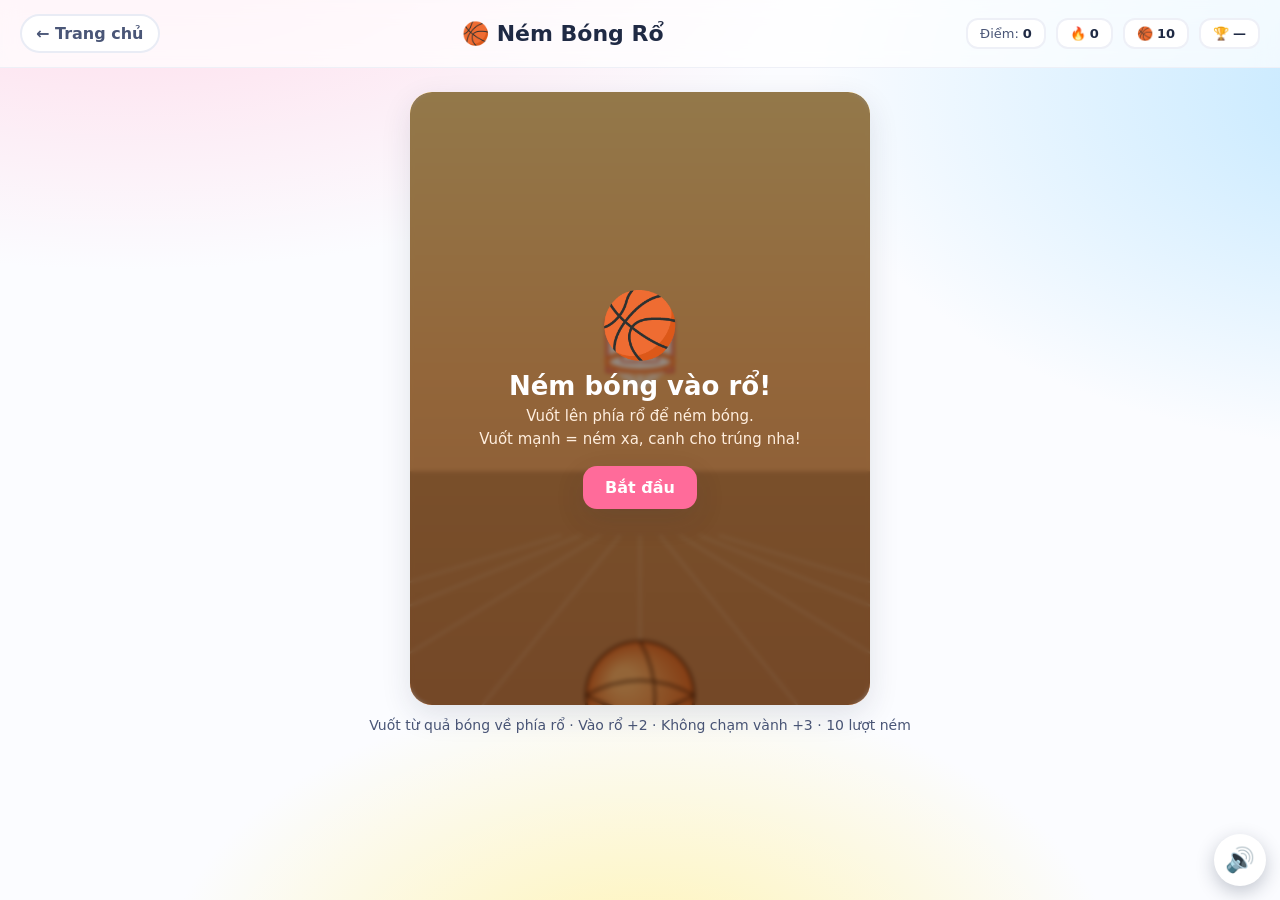
<file: games/hoops/index.html>
<!DOCTYPE html>
<html lang="vi">
<head>
<meta charset="UTF-8" />
<meta name="viewport" content="width=device-width, initial-scale=1, user-scalable=no" />
<title>Ném Bóng Rổ · GameHub</title>
<link rel="stylesheet" href="../../css/style.css" />
<link rel="manifest" href="../../manifest.webmanifest" />
<meta name="theme-color" content="#ff6b9a" />
<meta name="apple-mobile-web-app-capable" content="yes" />
<meta name="mobile-web-app-capable" content="yes" />
<meta name="apple-mobile-web-app-status-bar-style" content="default" />
<meta name="apple-mobile-web-app-title" content="GameHub" />
<link rel="apple-touch-icon" href="../../icons/apple-touch-icon.png" />
<style>
  /* Local styles for the 3D basketball game. A perspective projection on a
     2D canvas gives real depth — the ball flies away from the camera toward
     the hoop — with no external 3D library, so it stays offline-friendly. */
  .hoops-stage {
    position: relative;
    width: 100%;
    max-width: 460px;
    margin: 0 auto;
    aspect-ratio: 3 / 4;
    border-radius: 22px;
    overflow: hidden;
    box-shadow: var(--shadow);
    background: linear-gradient(180deg, #ffd98a 0%, #ffb56b 45%, #e8925a 100%);
    touch-action: none;
  }
  .hoops-stage canvas { display: block; width: 100%; height: 100%; }
  .hoops-overlay {
    position: absolute; inset: 0;
    display: flex; align-items: center; justify-content: center;
    text-align: center; color: #fff;
    background: rgba(40, 24, 10, 0.5);
    backdrop-filter: blur(2px);
    padding: 20px;
  }
  .hoops-overlay[hidden] { display: none; }
  .hoops-overlay h2 { margin: 8px 0 4px; font-size: 26px; }
  .hoops-overlay p { margin: 0 0 16px; color: #ffeede; font-size: 15px; line-height: 1.5; }
  .hoops-hint { text-align: center; color: var(--ink-soft); font-size: 14px; margin: 12px 0 0; }
</style>
</head>
<body class="game-page">
<div class="game-topbar">
  <a class="back" href="../../">← Trang chủ</a>
  <div>
    <h1>🏀 Ném Bóng Rổ</h1>
    <div class="who" id="whoLabel"></div>
  </div>
  <div class="stats">
    <div class="stat">Điểm:<b id="score">0</b></div>
    <div class="stat">🔥<b id="streak">0</b></div>
    <div class="stat">🏀<b id="balls">10</b></div>
    <div class="stat">🏆<b id="best">—</b></div>
  </div>
</div>

<main class="game-main">
  <div class="hoops-stage" id="stage">
    <canvas id="c"></canvas>
    <div class="hoops-overlay" id="overlay">
      <div>
        <div style="font-size:64px">🏀</div>
        <h2>Ném bóng vào rổ!</h2>
        <p>Vuốt lên phía rổ để ném bóng.<br />Vuốt mạnh = ném xa, canh cho trúng nha!</p>
        <button class="btn" id="startBtn">Bắt đầu</button>
      </div>
    </div>
  </div>
  <p class="hoops-hint">Vuốt từ quả bóng về phía rổ · Vào rổ +2 · Không chạm vành +3 · 10 lượt ném</p>
</main>

<div class="modal" id="overModal">
  <div class="box">
    <div style="font-size:48px">🏁</div>
    <h2>Hết lượt ném!</h2>
    <p id="overText">Bạn được … điểm.</p>
    <div class="actions">
      <button class="btn" id="playAgain">Chơi lại</button>
      <a class="btn ghost" href="../../">Về trang chủ</a>
    </div>
  </div>
</div>

<script src="../../js/sfx.js"></script>
<script src="../../js/main.js"></script>
<script src="../../js/pwa.js"></script>
<script>
(function () {
  const stage    = document.getElementById('stage');
  const canvas   = document.getElementById('c');
  const ctx      = canvas.getContext('2d');
  const overlay  = document.getElementById('overlay');
  const scoreEl  = document.getElementById('score');
  const streakEl = document.getElementById('streak');
  const ballsEl  = document.getElementById('balls');
  const bestEl   = document.getElementById('best');
  const overModal= document.getElementById('overModal');
  const overText = document.getElementById('overText');

  // --- Perspective camera -----------------------------------------------
  // Camera at the origin looking down +z. A world point (x, y, z) projects to
  // screenX = cx + x*focal/z, screenY = cy - y*focal/z. Here +y is up and the
  // hoop sits far away (large z) so the ball visibly flies into the distance.
  let W = 0, H = 0, cx = 0, cy = 0, focal = 0, dpr = 1, horizon = 0;

  function resize() {
    const r = stage.getBoundingClientRect();
    dpr = Math.min(window.devicePixelRatio || 1, 2);
    W = r.width; H = r.height;
    canvas.width = Math.round(W * dpr);
    canvas.height = Math.round(H * dpr);
    ctx.setTransform(dpr, 0, 0, dpr, 0, 0);
    cx = W / 2; cy = H * 0.62; horizon = H * 0.34;
    focal = W * 0.9;
  }
  window.addEventListener('resize', resize);

  // Project a world point; returns null if behind the camera.
  function project(x, y, z) {
    if (z <= 0.05) return null;
    const s = focal / z;
    return { x: cx + x * s, y: cy - y * s, s };
  }

  // --- Hoop geometry (world units) --------------------------------------
  const HOOP = { x: 0, y: 2.4, z: 9.0, r: 0.72 };   // rim centre & radius
  const RIM_H = 0.0;                                 // rim is a flat ring
  const BALL_R = 0.34;
  const GRAV = -9.2;                                 // world units / s^2
  const START = { x: 0, y: -1.4, z: 2.6 };           // ball launch point

  // --- Game state -------------------------------------------------------
  let running = false;
  let score = 0, streak = 0, ballsLeft = 10;
  let hoopDrift = 0;                 // hoop slides side to side once warmed up
  let ball = null;                   // active flying ball, or null while aiming
  let aiming = false, aimStart = null, aimNow = null;
  let bob = 0;
  let resultFlash = 0, resultText = '', resultColor = '';
  let netSwish = 0;                  // >0 while the net is swishing after a make

  function newBall() {
    ball = {
      x: START.x, y: START.y, z: START.z,
      vx: 0, vy: 0, vz: 0,
      flying: false, scored: false, done: false, touchedRim: false,
      bankHit: false,
      rot: 0, rotV: 0,               // visible backspin
      squash: 0, squashDir: 0,       // brief deform on impacts (0 = round)
      trail: [],                     // recent screen positions for a motion streak
    };
  }

  // --- Drawing ----------------------------------------------------------
  function drawBackground() {
    // sky already painted by CSS gradient; add a court floor + crowd band
    ctx.fillStyle = 'rgba(120, 72, 30, 0.35)';
    ctx.fillRect(0, cy - 1, W, H - cy + 1);
    // floor boards converging toward the hoop for extra depth
    ctx.strokeStyle = 'rgba(255, 240, 210, 0.25)';
    ctx.lineWidth = 2;
    for (let i = -4; i <= 4; i++) {
      const near = project(i * 1.1, -1.6, 2.6);
      const far  = project(i * 0.5, -1.6, HOOP.z + 1.5);
      if (near && far) {
        ctx.beginPath(); ctx.moveTo(near.x, near.y); ctx.lineTo(far.x, far.y); ctx.stroke();
      }
    }
  }

  function hoopX() { return HOOP.x + hoopDrift; }

  function drawBackboard() {
    const bx = hoopX();
    const bw = 1.5, bh = 1.15, top = HOOP.y + 1.05, bot = HOOP.y - 0.1, zz = HOOP.z + 0.45;
    const tl = project(bx - bw / 2, top, zz);
    const tr = project(bx + bw / 2, top, zz);
    const br = project(bx + bw / 2, bot, zz);
    const bl = project(bx - bw / 2, bot, zz);
    if (!(tl && tr && br && bl)) return;
    ctx.fillStyle = 'rgba(255,255,255,0.9)';
    ctx.strokeStyle = '#e8563f'; ctx.lineWidth = 3;
    ctx.beginPath();
    ctx.moveTo(tl.x, tl.y); ctx.lineTo(tr.x, tr.y);
    ctx.lineTo(br.x, br.y); ctx.lineTo(bl.x, bl.y); ctx.closePath();
    ctx.fill(); ctx.stroke();
    // inner target square
    const s2 = 0.42;
    const p1 = project(bx - s2, HOOP.y + 0.62, zz);
    const p2 = project(bx + s2, HOOP.y + 0.62, zz);
    const p3 = project(bx + s2, HOOP.y + 0.12, zz);
    const p4 = project(bx - s2, HOOP.y + 0.12, zz);
    if (p1 && p2 && p3 && p4) {
      ctx.strokeStyle = '#e8563f'; ctx.lineWidth = 2;
      ctx.beginPath();
      ctx.moveTo(p1.x, p1.y); ctx.lineTo(p2.x, p2.y);
      ctx.lineTo(p3.x, p3.y); ctx.lineTo(p4.x, p4.y); ctx.closePath(); ctx.stroke();
    }
  }

  // Draw the rim as a projected ellipse ring; front arc can be drawn over the
  // ball to sell the "through the hoop" effect.
  function rimEllipse() {
    const bx = hoopX();
    const c = project(bx, HOOP.y, HOOP.z);
    const right = project(bx + HOOP.r, HOOP.y, HOOP.z);
    const front = project(bx, HOOP.y, HOOP.z - HOOP.r);
    if (!(c && right && front)) return null;
    return { cxp: c.x, cyp: c.y, rx: Math.abs(right.x - c.x), ry: Math.abs(front.y - c.y) };
  }

  function drawRim(back) {
    const e = rimEllipse();
    if (!e) return;
    ctx.save();
    ctx.strokeStyle = '#ff7a2f'; ctx.lineWidth = Math.max(3, e.ry * 0.5);
    ctx.beginPath();
    if (back) ctx.ellipse(e.cxp, e.cyp, e.rx, e.ry, 0, Math.PI, Math.PI * 2);
    else      ctx.ellipse(e.cxp, e.cyp, e.rx, e.ry, 0, 0, Math.PI);
    ctx.stroke();
    ctx.restore();
    if (back) drawNet(e);
  }

  // A hanging net drawn as crossing strands. It bulges downward and sways for
  // a moment after a make (netSwish), so a swish visibly ripples the net.
  function drawNet(e) {
    const depth = e.ry * 2.8;               // how far the net hangs
    const swish = Math.max(0, netSwish);
    const bulge = swish * e.ry * 1.6;       // downward stretch right after a make
    const sway = Math.sin(swish * 22) * swish * e.rx * 0.18;
    const rings = 4, strands = 8;
    ctx.save();
    ctx.strokeStyle = 'rgba(255,255,255,0.72)';
    ctx.lineWidth = 1.3;
    // vertical strands taper from the rim toward a gathered point below
    const tipY = e.cyp + depth + bulge;
    for (let i = 0; i < strands; i++) {
      const a = (Math.PI * 2 / strands) * i;
      const topX = e.cxp + Math.cos(a) * e.rx;
      const topY = e.cyp + Math.sin(a) * e.ry * 0.4;
      const midX = e.cxp + Math.cos(a) * e.rx * 0.35 + sway;
      const midY = e.cyp + depth * 0.55 + bulge * 0.7;
      const botX = e.cxp + Math.cos(a) * e.rx * 0.12 + sway * 0.5;
      ctx.beginPath();
      ctx.moveTo(topX, topY);
      ctx.quadraticCurveTo(midX, midY, botX, tipY);
      ctx.stroke();
    }
    // horizontal rings connecting the strands, closer together lower down
    for (let k = 1; k <= rings; k++) {
      const f = k / (rings + 1);
      const ry = e.cyp + depth * f + bulge * f;
      const rx = e.rx * (1 - f * 0.8);
      ctx.beginPath();
      ctx.ellipse(e.cxp + sway * f, ry, rx, rx * 0.28, 0, 0, 7);
      ctx.stroke();
    }
    ctx.restore();
  }

  function drawBall() {
    if (!ball) return;
    const p = project(ball.x, ball.y, ball.z);
    if (!p) return;
    const r = Math.max(4, BALL_R * p.s);

    // motion trail — faint ghosts of recent positions, fading with age
    if (ball.trail.length > 1) {
      ctx.save();
      for (let i = 0; i < ball.trail.length; i++) {
        const tp = ball.trail[i];
        const a = (i + 1) / ball.trail.length;
        ctx.globalAlpha = a * 0.28;
        ctx.fillStyle = '#ff8a3c';
        ctx.beginPath(); ctx.arc(tp.x, tp.y, r * (0.55 + a * 0.4), 0, 7); ctx.fill();
      }
      ctx.restore();
    }

    ctx.save();
    // soft shadow on the floor, tighter and fainter as the ball rises
    const sh = project(ball.x, -1.55, ball.z);
    if (sh) {
      const lift = Math.max(0, ball.y + 1.55);
      ctx.globalAlpha = Math.max(0.08, 0.28 - lift * 0.04);
      ctx.fillStyle = 'rgba(60,30,10,1)';
      ctx.beginPath(); ctx.ellipse(sh.x, sh.y, r * (0.95 - lift * 0.05), r * 0.32, 0, 0, 7); ctx.fill();
      ctx.globalAlpha = 1;
    }

    // squash-and-stretch: deform the ball briefly on impacts
    ctx.translate(p.x, p.y);
    const sq = ball.squash;
    if (sq > 0.001) {
      ctx.rotate(ball.squashDir);
      ctx.scale(1 + sq * 0.35, 1 - sq * 0.35);
      ctx.rotate(-ball.squashDir);
    }

    const g = ctx.createRadialGradient(-r * 0.3, -r * 0.3, r * 0.2, 0, 0, r);
    g.addColorStop(0, '#ffb367');
    g.addColorStop(1, '#e2621d');
    ctx.fillStyle = g;
    ctx.beginPath(); ctx.arc(0, 0, r, 0, 7); ctx.fill();

    // seams — rotate with the ball's spin so the throw visibly spins
    ctx.rotate(ball.rot);
    ctx.strokeStyle = 'rgba(60,20,0,0.55)'; ctx.lineWidth = Math.max(1, r * 0.06);
    ctx.beginPath(); ctx.arc(0, 0, r, 0, 7); ctx.stroke();
    ctx.beginPath(); ctx.moveTo(-r, 0); ctx.quadraticCurveTo(0, r * 0.55, r, 0); ctx.stroke();
    ctx.beginPath(); ctx.moveTo(-r, 0); ctx.quadraticCurveTo(0, -r * 0.55, r, 0); ctx.stroke();
    ctx.beginPath(); ctx.moveTo(0, -r); ctx.quadraticCurveTo(r * 0.55, 0, 0, r); ctx.stroke();
    ctx.restore();
  }

  function drawAimGuide() {
    if (!aiming || !aimStart || !aimNow) return;
    const p = project(ball.x, ball.y, ball.z);
    if (!p) return;
    ctx.save();
    ctx.strokeStyle = 'rgba(255,255,255,0.85)';
    ctx.lineWidth = 4; ctx.setLineDash([8, 8]);
    ctx.beginPath(); ctx.moveTo(p.x, p.y); ctx.lineTo(aimNow.x, aimNow.y); ctx.stroke();
    ctx.setLineDash([]);
    // power meter
    const pw = Math.min(1, dragPower() / MAX_POWER);
    ctx.fillStyle = pw > 0.85 ? '#ff5a5a' : '#65d36e';
    ctx.fillRect(16, H - 26, (W - 32) * pw, 10);
    ctx.strokeStyle = 'rgba(255,255,255,0.7)'; ctx.lineWidth = 2;
    ctx.strokeRect(16, H - 26, W - 32, 10);
    ctx.restore();
  }

  function drawResult() {
    if (resultFlash <= 0) return;
    ctx.save();
    ctx.globalAlpha = Math.min(1, resultFlash);
    ctx.fillStyle = resultColor;
    ctx.font = 'bold 34px ' + getComputedStyle(document.body).fontFamily;
    ctx.textAlign = 'center';
    ctx.fillText(resultText, cx, horizon + 10);
    ctx.restore();
  }

  function render() {
    ctx.clearRect(0, 0, W, H);
    drawBackground();
    drawBackboard();
    drawRim(true);        // back half of rim + net behind the ball
    drawBall();
    drawRim(false);       // front half of rim over the ball
    drawAimGuide();
    drawResult();
  }

  // --- Aiming & physics -------------------------------------------------
  const MAX_POWER = 260;   // px drag length that maps to full power
  function dragPower() {
    if (!aimStart || !aimNow) return 0;
    return Math.hypot(aimNow.x - aimStart.x, aimNow.y - aimStart.y);
  }

  function launch() {
    const dx = aimNow.x - aimStart.x;
    const power = Math.min(dragPower(), MAX_POWER) / MAX_POWER;
    if (power < 0.12) { aiming = false; return; } // too small, ignore
    // Map the swipe to a launch velocity. The mapping is calibrated so a
    // moderate straight-up swipe (power ~0.45–0.55) arcs the ball right into
    // the hoop — the ball peaks near the rim and drops through it — leaving a
    // fair skill window: too soft falls short, too hard sails over the top.
    // Left/right of the swipe steers the ball sideways.
    ball.vy = 5.0 + power * 7.0;      // upward launch speed  (5.0 – 12.0)
    ball.vz = 3.0 + power * 7.0;      // forward (into-screen) speed (3.0 – 10.0)
    ball.vx = (dx / MAX_POWER) * 5.5; // sideways aim
    ball.rotV = -6 - power * 7;       // backspin, faster on harder throws
    ball.flying = true;
    aiming = false;
    window.SFX && window.SFX.eat && window.SFX.eat();
  }

  function scoreShot(clean) {
    const pts = clean ? 3 : 2;
    streak++;
    const bonus = streak >= 3 ? 1 : 0;    // hot-streak bonus
    score += pts + bonus;
    scoreEl.textContent = score;
    streakEl.textContent = streak;
    resultText = clean ? 'SWISH! +' + (pts + bonus) : 'VÀO RỔ +' + (pts + bonus);
    resultColor = clean ? '#2f9e44' : '#1f7a34';
    resultFlash = 1.4;
    netSwish = 1.0;                        // kick off the net ripple
    window.SFX && window.SFX.win && window.SFX.win();
  }

  function missShot() {
    streak = 0;
    streakEl.textContent = 0;
    resultText = 'HỤT!';
    resultColor = '#c92a2a';
    resultFlash = 1.0;
    window.SFX && window.SFX.wrong && window.SFX.wrong();
  }

  function stepBall(dt) {
    if (!ball) return;
    // spin + squash relaxation happen even while the ball is idle/settling
    ball.rot += ball.rotV * dt;
    if (ball.squash > 0) ball.squash = Math.max(0, ball.squash - dt * 4);
    if (!ball.flying || ball.done) return;

    const pz = ball.z;
    ball.vy += GRAV * dt;
    ball.x += ball.vx * dt;
    ball.y += ball.vy * dt;
    ball.z += ball.vz * dt;

    // record a short motion trail (screen-space) for the streak effect
    const tp = project(ball.x, ball.y, ball.z);
    if (tp) { ball.trail.push({ x: tp.x, y: tp.y }); if (ball.trail.length > 7) ball.trail.shift(); }

    // Backboard bounce — a bank shot. If the ball reaches the board plane
    // within the board's bounds while still moving forward, it rebounds.
    const BOARD_Z = HOOP.z + 0.45;
    if (!ball.scored && pz < BOARD_Z && ball.z >= BOARD_Z && ball.vz > 0) {
      const bxrel = ball.x - hoopX();
      if (Math.abs(bxrel) < 0.78 && ball.y > HOOP.y - 0.15 && ball.y < HOOP.y + 1.1) {
        ball.z = BOARD_Z - 0.001;
        ball.vz *= -0.5;                 // bounce back off the glass
        ball.vx *= 0.6;
        ball.bankHit = true;
        ball.touchedRim = true;          // bank shots don't count as clean swishes
        ball.squash = 0.7; ball.squashDir = 0;
        window.SFX && window.SFX.click && window.SFX.click();
      }
    }

    // Check the rim plane crossing in EITHER direction — the ball can drop
    // through going forward, or fall back down through it after a bank shot.
    const crossedRim = (pz - HOOP.z) * (ball.z - HOOP.z) <= 0 && pz !== ball.z;
    if (!ball.scored && crossedRim) {
      const t = (HOOP.z - pz) / (ball.z - pz || 1);
      const cxAt = ball.x - ball.vx * dt * (1 - t);
      const cyAt = ball.y - ball.vy * dt * (1 - t);
      const dcx = cxAt - hoopX();
      const dcy = cyAt - HOOP.y;
      const dist = Math.hypot(dcx, dcy);
      if (dist < HOOP.r - BALL_R * 0.5 && ball.vy < 0) {
        // passed downward through the ring → basket!
        ball.scored = true;
        scoreShot(!ball.touchedRim);
        setTimeout(nextBall, 700);
      } else if (dist < HOOP.r + BALL_R && ball.vy < 1.5) {
        // clipped the rim — bounce and mark as touched (no clean bonus)
        ball.touchedRim = true;
        ball.vz *= -0.45; ball.vx += dcx * 1.5; ball.vy *= 0.4;
        ball.squash = 0.5; ball.squashDir = Math.atan2(dcy, dcx);
        window.SFX && window.SFX.click && window.SFX.click();
      }
    }

    // Missed & fell below the floor, or flew far past — end the shot.
    if (!ball.done && (ball.y < -1.7 || ball.z > HOOP.z + 4 || ball.z < 0.4)) {
      ball.done = true;
      if (!ball.scored) { missShot(); setTimeout(nextBall, 650); }
    }
  }

  function nextBall() {
    ballsLeft--;
    ballsEl.textContent = ballsLeft;
    if (ballsLeft <= 0) { end(); return; }
    newBall();
  }

  // --- Main loop --------------------------------------------------------
  let lastT = 0;
  function loop(t) {
    if (!running) return;
    const dt = Math.min(0.04, (t - lastT) / 1000 || 0);
    lastT = t;
    bob += dt;
    // hoop starts still, then gently drifts to raise difficulty as score grows
    const amp = Math.min(1.6, score * 0.03);
    hoopDrift = Math.sin(bob * 0.8) * amp;
    stepBall(dt);
    if (resultFlash > 0) resultFlash -= dt * 1.4;
    if (netSwish > 0) netSwish = Math.max(0, netSwish - dt * 1.8);
    render();
    requestAnimationFrame(loop);
  }

  // --- Input ------------------------------------------------------------
  function pt(e) {
    const r = stage.getBoundingClientRect();
    return {
      x: (e.touches ? e.touches[0].clientX : e.clientX) - r.left,
      y: (e.touches ? e.touches[0].clientY : e.clientY) - r.top,
    };
  }
  function onDown(e) {
    if (!running || !ball || ball.flying) return;
    aiming = true; aimStart = pt(e); aimNow = aimStart; e.preventDefault();
  }
  function onMove(e) {
    if (!aiming) return;
    aimNow = pt(e); e.preventDefault();
  }
  function onUp(e) {
    if (!aiming) return;
    aimNow = aimNow || aimStart;
    launch(); e && e.preventDefault && e.preventDefault();
  }
  stage.addEventListener('mousedown', onDown);
  stage.addEventListener('mousemove', onMove);
  window.addEventListener('mouseup', onUp);
  stage.addEventListener('touchstart', onDown, { passive: false });
  stage.addEventListener('touchmove', onMove, { passive: false });
  window.addEventListener('touchend', onUp);

  // --- Flow -------------------------------------------------------------
  function syncBest() {
    const b = window.Hub.getBest('hoops');
    bestEl.textContent = b == null ? '—' : b;
  }

  function start() {
    resize();
    overlay.hidden = true;
    running = true;
    score = 0; streak = 0; ballsLeft = 10; hoopDrift = 0; resultFlash = 0;
    scoreEl.textContent = '0';
    streakEl.textContent = '0';
    ballsEl.textContent = '10';
    newBall();
    lastT = performance.now();
    window.SFX && window.SFX.start && window.SFX.start();
    requestAnimationFrame((t) => { lastT = t; loop(t); });
  }

  function end() {
    running = false;
    ball = null;
    window.SFX && window.SFX.gameover && window.SFX.gameover();
    const improved = window.Hub.saveBest('hoops', score, 'high');
    syncBest();
    overText.textContent = `Bạn ghi được ${score} điểm.` + (improved ? ' 🏆 Kỷ lục mới!' : '');
    overModal.classList.add('open');
  }

  document.getElementById('startBtn').addEventListener('click', start);
  document.getElementById('playAgain').addEventListener('click', () => {
    overModal.classList.remove('open');
    start();
  });

  resize();
  newBall();
  render();
  syncBest();
})();
</script>
</body>
</html>
</file>
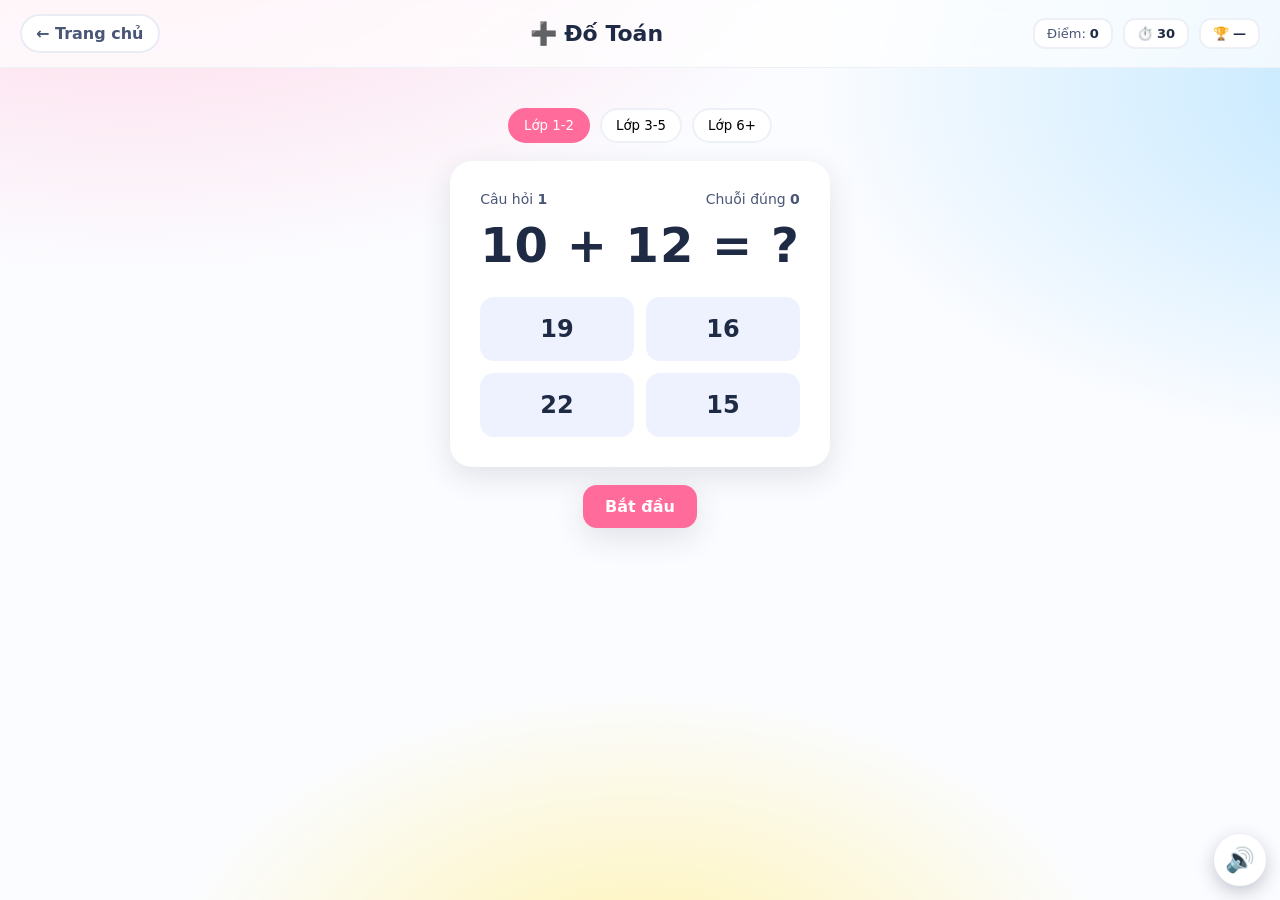
<file: games/math/index.html>
<!DOCTYPE html>
<html lang="vi">
<head>
<meta charset="UTF-8" />
<meta name="viewport" content="width=device-width, initial-scale=1" />
<title>Đố Toán · GameHub</title>
<link rel="stylesheet" href="../../css/style.css" />
<link rel="manifest" href="../../manifest.webmanifest" />
<meta name="theme-color" content="#ff6b9a" />
<meta name="apple-mobile-web-app-capable" content="yes" />
<meta name="mobile-web-app-capable" content="yes" />
<meta name="apple-mobile-web-app-status-bar-style" content="default" />
<meta name="apple-mobile-web-app-title" content="GameHub" />
<link rel="apple-touch-icon" href="../../icons/apple-touch-icon.png" />
</head>
<body class="game-page">
<div class="game-topbar">
  <a class="back" href="../../">← Trang chủ</a>
  <div>
    <h1>➕ Đố Toán</h1>
    <div class="who" id="whoLabel"></div>
  </div>
  <div class="stats">
    <div class="stat">Điểm:<b id="score">0</b></div>
    <div class="stat">⏱️<b id="time">30</b></div>
    <div class="stat">🏆<b id="best">—</b></div>
  </div>
</div>

<main class="game-main">
  <div class="diff-pick" id="diffPick">
    <button data-diff="easy" class="active">Lớp 1-2</button>
    <button data-diff="med">Lớp 3-5</button>
    <button data-diff="hard">Lớp 6+</button>
  </div>
  <div class="math-card">
    <div class="math-meta"><span>Câu hỏi <b id="qn">1</b></span><span>Chuỗi đúng <b id="streak">0</b></span></div>
    <div class="math-q" id="question">…</div>
    <div class="math-options" id="options"></div>
  </div>
  <div style="margin-top:18px; display:flex; gap:10px;">
    <button class="btn" id="start">Bắt đầu</button>
  </div>
</main>

<div class="modal" id="overModal">
  <div class="box">
    <div style="font-size:48px">🎯</div>
    <h2>Hết giờ!</h2>
    <p id="overText"></p>
    <div class="actions">
      <button class="btn" id="restart">Chơi lại</button>
      <a class="btn ghost" href="../../">Về trang chủ</a>
    </div>
  </div>
</div>

<script src="../../js/sfx.js"></script>
<script src="../../js/main.js"></script>
<script src="../../js/pwa.js"></script>
<script>
const qEl = document.getElementById('question');
const optsEl = document.getElementById('options');
const scoreEl = document.getElementById('score');
const timeEl = document.getElementById('time');
const bestEl = document.getElementById('best');
const qnEl = document.getElementById('qn');
const streakEl = document.getElementById('streak');
const whoLabel = document.getElementById('whoLabel');
const overModal = document.getElementById('overModal');
const overText = document.getElementById('overText');

let diff = 'easy';
let score = 0, qn = 0, streak = 0, timeLeft = 30;
let timer = null, ans = 0, running = false;

function syncWho() {
  const p = window.Hub.getPlayer();
  whoLabel.textContent = p ? `${p.avatar} ${p.name}` : '';
  bestEl.textContent = window.Hub.getBest('math') ?? '—';
}

function rand(a,b){ return Math.floor(Math.random()*(b-a+1))+a; }

function makeQuestion() {
  let a, b, op, val;
  if (diff === 'easy') {
    op = ['+','-'][rand(0,1)];
    a = rand(1, 20); b = rand(1, 20);
    if (op === '-' && b > a) [a,b] = [b,a];
  } else if (diff === 'med') {
    op = ['+','-','×','÷'][rand(0,3)];
    if (op === '+') { a = rand(10, 99); b = rand(10, 99); }
    if (op === '-') { a = rand(20, 99); b = rand(1, a); }
    if (op === '×') { a = rand(2, 12); b = rand(2, 12); }
    if (op === '÷') { b = rand(2, 12); val = rand(2, 12); a = b * val; }
  } else {
    op = ['+','-','×','÷'][rand(0,3)];
    if (op === '+') { a = rand(50, 500); b = rand(50, 500); }
    if (op === '-') { a = rand(100, 999); b = rand(1, a); }
    if (op === '×') { a = rand(11, 25); b = rand(11, 25); }
    if (op === '÷') { b = rand(3, 15); val = rand(11, 25); a = b * val; }
  }
  switch(op) {
    case '+': val = a + b; break;
    case '-': val = a - b; break;
    case '×': val = a * b; break;
  }
  ans = val;
  qEl.textContent = `${a} ${op} ${b} = ?`;
  buildOptions(val);
}

function buildOptions(correct) {
  const set = new Set([correct]);
  while (set.size < 4) {
    const span = Math.max(5, Math.abs(correct) * 0.3);
    let w = correct + rand(-Math.ceil(span), Math.ceil(span));
    if (w !== correct && w >= 0) set.add(w);
  }
  const list = [...set].sort(()=>Math.random()-0.5);
  optsEl.innerHTML = '';
  list.forEach(v => {
    const b = document.createElement('button');
    b.textContent = v;
    b.addEventListener('click', () => choose(b, v));
    optsEl.appendChild(b);
  });
}

function choose(btn, v) {
  if (!running) return;
  [...optsEl.children].forEach(c => c.disabled = true);
  if (v === ans) {
    btn.classList.add('right');
    score += 10 + streak * 2;
    streak++;
    timeLeft = Math.min(timeLeft + 1, 60);
    window.SFX && window.SFX.correct();
  } else {
    btn.classList.add('wrong');
    [...optsEl.children].forEach(c => { if (Number(c.textContent) === ans) c.classList.add('right'); });
    streak = 0;
    window.SFX && window.SFX.wrong();
  }
  scoreEl.textContent = score;
  streakEl.textContent = streak;
  setTimeout(next, 550);
}

function next() {
  qn++; qnEl.textContent = qn;
  makeQuestion();
}

function start() {
  overModal.classList.remove('open');
  window.SFX && window.SFX.start();
  score = 0; qn = 0; streak = 0; timeLeft = 30;
  scoreEl.textContent = 0; streakEl.textContent = 0; qnEl.textContent = 0; timeEl.textContent = timeLeft;
  running = true;
  clearInterval(timer);
  timer = setInterval(tick, 1000);
  next();
}

function tick() {
  timeLeft--;
  timeEl.textContent = timeLeft;
  if (timeLeft > 0 && timeLeft <= 5 && window.SFX) window.SFX.tick();
  if (timeLeft <= 0) end();
}

function end() {
  running = false;
  clearInterval(timer);
  window.SFX && window.SFX.gameover();
  const improved = window.Hub.saveBest('math', score, 'high');
  bestEl.textContent = window.Hub.getBest('math');
  overText.textContent = `Bạn đạt ${score} điểm với ${qn} câu hỏi.` + (improved ? ' 🏆 Kỷ lục mới!' : '');
  overModal.classList.add('open');
}

document.getElementById('diffPick').addEventListener('click', (e) => {
  const b = e.target.closest('button'); if (!b) return;
  document.querySelectorAll('#diffPick button').forEach(x => x.classList.remove('active'));
  b.classList.add('active');
  diff = b.dataset.diff;
});
document.getElementById('start').addEventListener('click', start);
document.getElementById('restart').addEventListener('click', start);

syncWho();
makeQuestion();
</script>
</body>
</html>
</file>
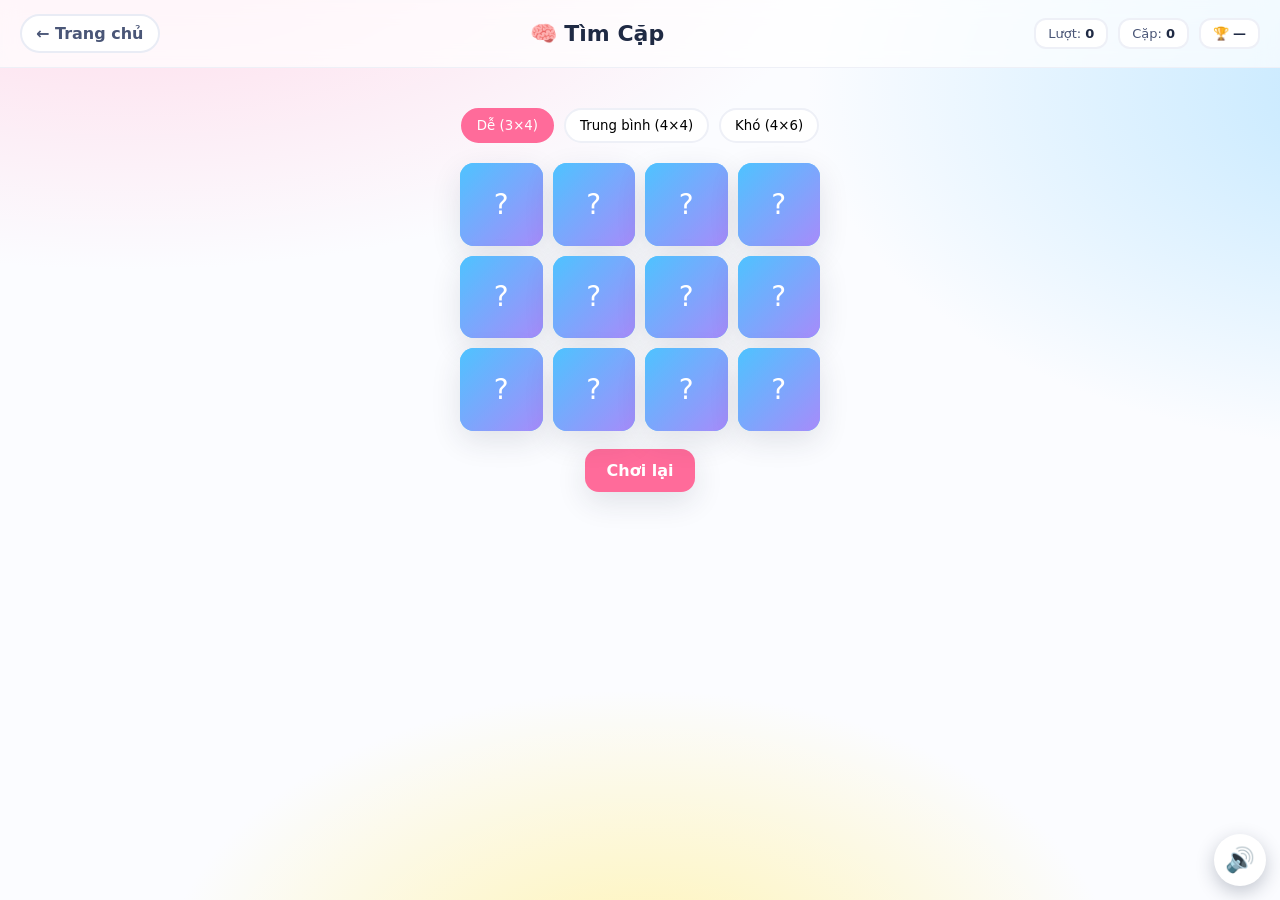
<file: games/memory/index.html>
<!DOCTYPE html>
<html lang="vi">
<head>
<meta charset="UTF-8" />
<meta name="viewport" content="width=device-width, initial-scale=1" />
<title>Tìm Cặp · GameHub</title>
<link rel="stylesheet" href="../../css/style.css" />
<link rel="manifest" href="../../manifest.webmanifest" />
<meta name="theme-color" content="#ff6b9a" />
<meta name="apple-mobile-web-app-capable" content="yes" />
<meta name="mobile-web-app-capable" content="yes" />
<meta name="apple-mobile-web-app-status-bar-style" content="default" />
<meta name="apple-mobile-web-app-title" content="GameHub" />
<link rel="apple-touch-icon" href="../../icons/apple-touch-icon.png" />
</head>
<body class="game-page">
<div class="game-topbar">
  <a class="back" href="../../">← Trang chủ</a>
  <div>
    <h1>🧠 Tìm Cặp</h1>
    <div class="who" id="whoLabel"></div>
  </div>
  <div class="stats">
    <div class="stat">Lượt:<b id="moves">0</b></div>
    <div class="stat">Cặp:<b id="pairs">0</b></div>
    <div class="stat">🏆<b id="best">—</b></div>
  </div>
</div>

<main class="game-main">
  <div class="diff-pick" id="diffPick">
    <button data-rows="3" data-cols="4" class="active">Dễ (3×4)</button>
    <button data-rows="4" data-cols="4">Trung bình (4×4)</button>
    <button data-rows="4" data-cols="6">Khó (4×6)</button>
  </div>
  <div id="board" class="memory-board"></div>
  <div style="margin-top:18px; display:flex; gap:10px;">
    <button class="btn" id="restart">Chơi lại</button>
  </div>
</main>

<div class="modal" id="winModal">
  <div class="box">
    <div style="font-size:48px">🎉</div>
    <h2>Giỏi quá!</h2>
    <p id="winText">Bạn hoàn thành trong … lượt.</p>
    <div class="actions">
      <button class="btn" id="playAgain">Chơi nữa</button>
      <a class="btn ghost" href="../../">Về trang chủ</a>
    </div>
  </div>
</div>

<script src="../../js/sfx.js"></script>
<script src="../../js/main.js"></script>
<script src="../../js/pwa.js"></script>
<script>
const EMOJIS = ['🐶','🐱','🐰','🐼','🐸','🐵','🦁','🐯','🐨','🐮','🐷','🐔','🦄','🐙','🐝','🦋','🐢','🐳'];

const board = document.getElementById('board');
const movesEl = document.getElementById('moves');
const pairsEl = document.getElementById('pairs');
const bestEl = document.getElementById('best');
const whoLabel = document.getElementById('whoLabel');
const winModal = document.getElementById('winModal');
const winText = document.getElementById('winText');

let rows = 3, cols = 4;
let deck = [];
let first = null;
let lock = false;
let moves = 0;
let pairs = 0;
let totalPairs = 0;

function syncWho() {
  const p = window.Hub.getPlayer();
  whoLabel.textContent = p ? `${p.avatar} ${p.name}` : '';
  const b = window.Hub.getBest('memory');
  bestEl.textContent = b == null ? '—' : b;
}

function setup() {
  syncWho();
  totalPairs = (rows * cols) / 2;
  moves = 0; pairs = 0;
  movesEl.textContent = '0';
  pairsEl.textContent = '0';
  board.style.gridTemplateColumns = `repeat(${cols}, minmax(0, 1fr))`;
  board.style.maxWidth = (cols * 90) + 'px';
  const picks = EMOJIS.slice(0, totalPairs);
  deck = [...picks, ...picks].sort(() => Math.random() - 0.5);
  board.innerHTML = '';
  deck.forEach((emoji, i) => {
    const card = document.createElement('div');
    card.className = 'mem-card';
    card.dataset.idx = i;
    card.innerHTML = `<div class="inner"><div class="face front">?</div><div class="face back">${emoji}</div></div>`;
    card.addEventListener('click', () => flip(card));
    board.appendChild(card);
  });
  first = null; lock = false;
}

function flip(card) {
  if (lock) return;
  if (card.classList.contains('flipped') || card.classList.contains('matched')) return;
  card.classList.add('flipped');
  window.SFX && window.SFX.flip();
  if (!first) { first = card; return; }
  moves++; movesEl.textContent = moves;
  const a = deck[first.dataset.idx];
  const b = deck[card.dataset.idx];
  if (a === b) {
    first.classList.add('matched');
    card.classList.add('matched');
    first = null;
    pairs++; pairsEl.textContent = pairs;
    if (pairs === totalPairs) { setTimeout(win, 350); }
    else { window.SFX && window.SFX.match(); }
  } else {
    lock = true;
    window.SFX && window.SFX.wrong();
    const f = first;
    setTimeout(() => {
      f.classList.remove('flipped');
      card.classList.remove('flipped');
      first = null; lock = false;
    }, 700);
  }
}

function win() {
  window.SFX && window.SFX.win();
  const improved = window.Hub.saveBest('memory', moves, 'low');
  bestEl.textContent = window.Hub.getBest('memory');
  winText.textContent = `Bạn hoàn thành trong ${moves} lượt.` + (improved ? ' 🏆 Kỷ lục mới!' : '');
  winModal.classList.add('open');
}

document.getElementById('diffPick').addEventListener('click', (e) => {
  const b = e.target.closest('button'); if (!b) return;
  document.querySelectorAll('#diffPick button').forEach(x => x.classList.remove('active'));
  b.classList.add('active');
  rows = +b.dataset.rows; cols = +b.dataset.cols;
  setup();
});

document.getElementById('restart').addEventListener('click', setup);
document.getElementById('playAgain').addEventListener('click', () => { winModal.classList.remove('open'); setup(); });

setup();
</script>
</body>
</html>
</file>
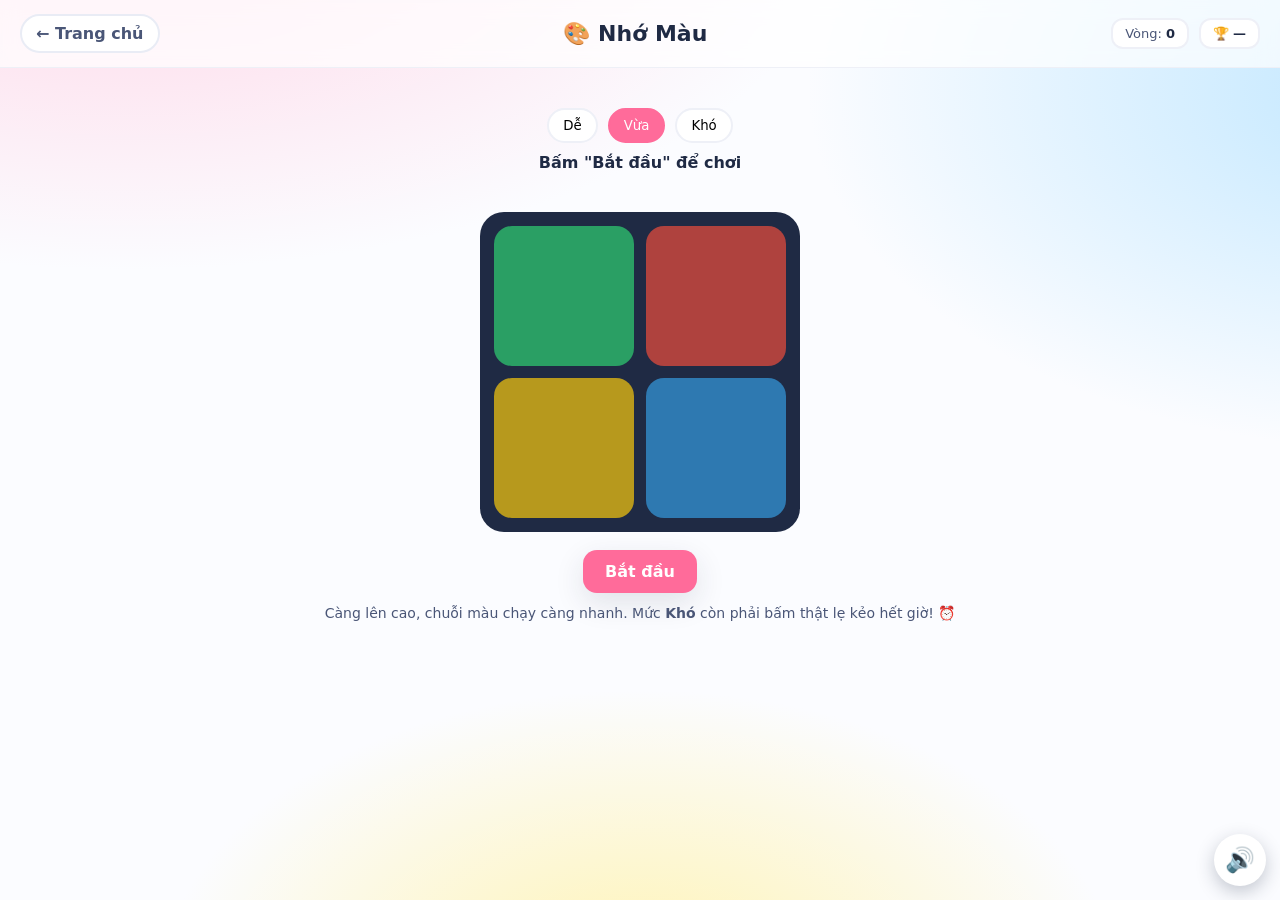
<file: games/simon/index.html>
<!DOCTYPE html>
<html lang="vi">
<head>
<meta charset="UTF-8" />
<meta name="viewport" content="width=device-width, initial-scale=1" />
<title>Nhớ Màu · GameHub</title>
<link rel="stylesheet" href="../../css/style.css" />
<link rel="manifest" href="../../manifest.webmanifest" />
<meta name="theme-color" content="#ff6b9a" />
<meta name="apple-mobile-web-app-capable" content="yes" />
<meta name="mobile-web-app-capable" content="yes" />
<meta name="apple-mobile-web-app-status-bar-style" content="default" />
<meta name="apple-mobile-web-app-title" content="GameHub" />
<link rel="apple-touch-icon" href="../../icons/apple-touch-icon.png" />
</head>
<body class="game-page">
<div class="game-topbar">
  <a class="back" href="../../">← Trang chủ</a>
  <div>
    <h1>🎨 Nhớ Màu</h1>
    <div class="who" id="whoLabel"></div>
  </div>
  <div class="stats">
    <div class="stat">Vòng:<b id="round">0</b></div>
    <div class="stat">🏆<b id="best">—</b></div>
  </div>
</div>

<main class="game-main">
  <div class="diff-pick" id="diffPick">
    <button data-diff="easy">Dễ</button>
    <button data-diff="med" class="active">Vừa</button>
    <button data-diff="hard">Khó</button>
  </div>
  <p id="status" style="margin-top:10px; font-weight:700;">Bấm "Bắt đầu" để chơi</p>
  <div class="simon-board" id="board">
    <div class="simon-pad green" data-color="green"></div>
    <div class="simon-pad red" data-color="red"></div>
    <div class="simon-pad yellow" data-color="yellow"></div>
    <div class="simon-pad blue" data-color="blue"></div>
  </div>
  <div style="margin-top:18px; display:flex; gap:10px;">
    <button class="btn" id="start">Bắt đầu</button>
  </div>
  <p style="color:var(--ink-soft); margin-top:12px; font-size:14px;">
    Càng lên cao, chuỗi màu chạy càng nhanh. Mức <b>Khó</b> còn phải bấm thật lẹ kẻo hết giờ! ⏰
  </p>
</main>

<div class="modal" id="overModal">
  <div class="box">
    <div style="font-size:48px">🌟</div>
    <h2 id="overTitle">Hết lượt!</h2>
    <p id="overText"></p>
    <div class="actions">
      <button class="btn" id="restart">Chơi lại</button>
      <a class="btn ghost" href="../../">Về trang chủ</a>
    </div>
  </div>
</div>

<script src="../../js/sfx.js"></script>
<script src="../../js/main.js"></script>
<script src="../../js/pwa.js"></script>
<script>
const COLORS = ['green','red','yellow','blue'];
const FREQ = { green: 261.63, red: 329.63, yellow: 392.00, blue: 523.25 };

// Each level controls how the sequence is shown and how much time the
// player gets to answer. Playback also speeds up as the sequence grows.
const DIFFS = {
  easy: { flash: 540, gap: 240, speedup:  0, flashFloor: 420, gapFloor: 200, answerMs: 0 },
  med:  { flash: 380, gap: 150, speedup: 12, flashFloor: 230, gapFloor:  90, answerMs: 0 },
  hard: { flash: 300, gap:  90, speedup: 18, flashFloor: 150, gapFloor:  55, answerMs: 2200 },
};

const board = document.getElementById('board');
const roundEl = document.getElementById('round');
const bestEl = document.getElementById('best');
const status = document.getElementById('status');
const whoLabel = document.getElementById('whoLabel');
const overModal = document.getElementById('overModal');
const overText = document.getElementById('overText');
const overTitle = document.getElementById('overTitle');
const diffPick = document.getElementById('diffPick');

let diff = 'med';
let seq = [];
let input = [];
let playing = false;
let canTouch = false;
let audio;
let answerTimer = null;

function syncWho() {
  const p = window.Hub.getPlayer();
  whoLabel.textContent = p ? `${p.avatar} ${p.name}` : '';
  const b = window.Hub.getBest('simon');
  bestEl.textContent = b == null ? '—' : b;
}

function tone(color, dur) {
  if (window.SFX && !window.SFX.enabled) return;
  dur = dur || 0.4;
  try {
    audio = audio || new (window.AudioContext || window.webkitAudioContext)();
    const o = audio.createOscillator();
    const g = audio.createGain();
    o.frequency.value = FREQ[color];
    o.type = 'sine';
    o.connect(g); g.connect(audio.destination);
    g.gain.setValueAtTime(0.001, audio.currentTime);
    g.gain.exponentialRampToValueAtTime(0.45, audio.currentTime + 0.02);
    g.gain.exponentialRampToValueAtTime(0.001, audio.currentTime + dur);
    o.start(); o.stop(audio.currentTime + dur + 0.02);
  } catch(e) {}
}

// Current playback timings — faster as the sequence gets longer.
function timings() {
  const cfg = DIFFS[diff];
  const extra = Math.max(0, seq.length - 1);
  const flashMs = Math.max(cfg.flashFloor, cfg.flash - extra * cfg.speedup);
  const gapMs = Math.max(cfg.gapFloor, cfg.gap - extra * (cfg.speedup / 2));
  return { flashMs, gapMs };
}

function flash(color) {
  const { flashMs, gapMs } = timings();
  return new Promise(res => {
    const pad = board.querySelector(`[data-color="${color}"]`);
    pad.classList.add('flash');
    tone(color, flashMs / 1000);
    setTimeout(() => { pad.classList.remove('flash'); setTimeout(res, gapMs); }, flashMs);
  });
}

function clearAnswerTimer() {
  if (answerTimer) { clearTimeout(answerTimer); answerTimer = null; }
}

// On hard mode the player must keep tapping before time runs out.
function armAnswerTimer() {
  clearAnswerTimer();
  const ms = DIFFS[diff].answerMs;
  if (!ms || !playing) return;
  answerTimer = setTimeout(() => {
    if (canTouch && playing) { status.textContent = '⏰ Chậm quá!'; gameOver(); }
  }, ms);
}

async function playSeq() {
  canTouch = false;
  clearAnswerTimer();
  status.textContent = '👀 Nhìn kỹ chuỗi màu nha...';
  for (const c of seq) {
    await flash(c);
  }
  status.textContent = '✋ Đến lượt bạn!';
  canTouch = true;
  input = [];
  armAnswerTimer();
}

function nextRound() {
  seq.push(COLORS[Math.floor(Math.random()*4)]);
  roundEl.textContent = seq.length;
  setTimeout(playSeq, 500);
}

function start() {
  overModal.classList.remove('open');
  clearAnswerTimer();
  seq = []; input = []; playing = true;
  roundEl.textContent = 0;
  diffPick.classList.add('locked');
  nextRound();
}

function gameOver() {
  playing = false; canTouch = false;
  clearAnswerTimer();
  diffPick.classList.remove('locked');
  window.SFX && window.SFX.gameover();
  const score = seq.length - 1;
  const improved = window.Hub.saveBest('simon', score, 'high');
  bestEl.textContent = window.Hub.getBest('simon');
  overTitle.textContent = score > 0 ? 'Chơi giỏi!' : 'Chưa nhớ kịp!';
  overText.textContent = `Bạn nhớ được ${score} vòng.` + (improved ? ' 🏆 Kỷ lục mới!' : '');
  overModal.classList.add('open');
}

board.addEventListener('click', (e) => {
  const pad = e.target.closest('.simon-pad');
  if (!pad || !canTouch || !playing) return;
  const c = pad.dataset.color;
  flash(c);
  input.push(c);
  const i = input.length - 1;
  if (input[i] !== seq[i]) return gameOver();
  if (input.length === seq.length) {
    canTouch = false;
    clearAnswerTimer();
    status.textContent = '👏 Tuyệt vời!';
    window.SFX && window.SFX.correct();
    setTimeout(nextRound, 800);
  } else {
    armAnswerTimer();
  }
});

diffPick.addEventListener('click', (e) => {
  const b = e.target.closest('button'); if (!b || playing) return;
  document.querySelectorAll('#diffPick button').forEach(x => x.classList.remove('active'));
  b.classList.add('active');
  diff = b.dataset.diff;
});

document.getElementById('start').addEventListener('click', start);
document.getElementById('restart').addEventListener('click', start);

syncWho();
</script>
</body>
</html>
</file>
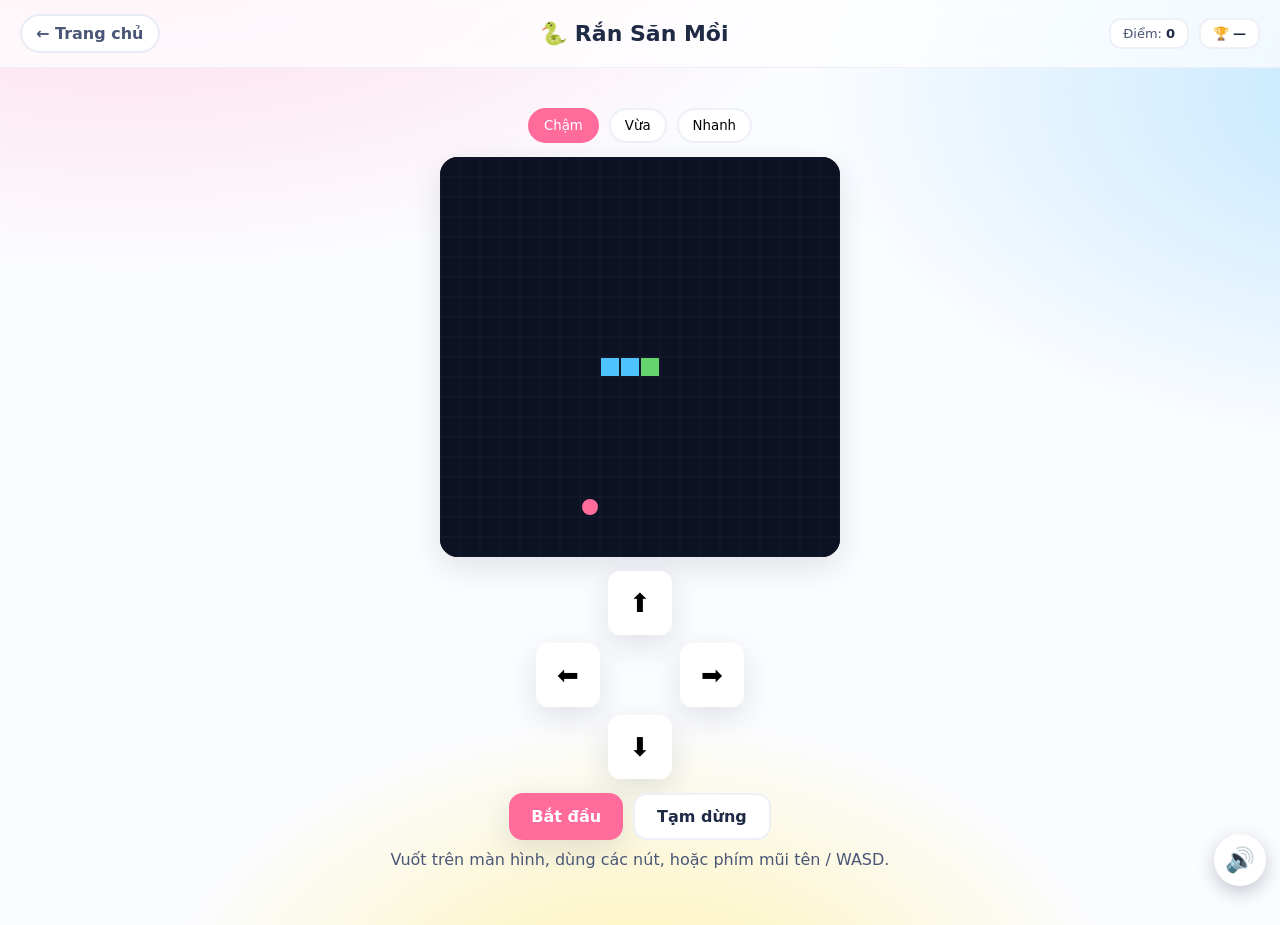
<file: games/snake/index.html>
<!DOCTYPE html>
<html lang="vi">
<head>
<meta charset="UTF-8" />
<meta name="viewport" content="width=device-width, initial-scale=1, maximum-scale=1, user-scalable=no" />
<title>Rắn Săn Mồi · GameHub</title>
<link rel="stylesheet" href="../../css/style.css" />
<link rel="manifest" href="../../manifest.webmanifest" />
<meta name="theme-color" content="#ff6b9a" />
<meta name="apple-mobile-web-app-capable" content="yes" />
<meta name="mobile-web-app-capable" content="yes" />
<meta name="apple-mobile-web-app-status-bar-style" content="default" />
<meta name="apple-mobile-web-app-title" content="GameHub" />
<link rel="apple-touch-icon" href="../../icons/apple-touch-icon.png" />
</head>
<body class="game-page">
<div class="game-topbar">
  <a class="back" href="../../">← Trang chủ</a>
  <div>
    <h1>🐍 Rắn Săn Mồi</h1>
    <div class="who" id="whoLabel"></div>
  </div>
  <div class="stats">
    <div class="stat">Điểm:<b id="score">0</b></div>
    <div class="stat">🏆<b id="best">—</b></div>
  </div>
</div>

<main class="game-main">
  <div class="diff-pick" id="speedPick">
    <button data-speed="160" class="active">Chậm</button>
    <button data-speed="110">Vừa</button>
    <button data-speed="70">Nhanh</button>
  </div>
  <canvas id="snakeCanvas" width="400" height="400" style="margin-top:14px;"></canvas>
  <div class="touch-pad">
    <button class="up" data-dir="up">⬆️</button>
    <button class="left" data-dir="left">⬅️</button>
    <button class="right" data-dir="right">➡️</button>
    <button class="down" data-dir="down">⬇️</button>
  </div>
  <div style="margin-top:14px; display:flex; gap:10px;">
    <button class="btn" id="start">Bắt đầu</button>
    <button class="btn ghost" id="pause">Tạm dừng</button>
  </div>
  <p class="snake-hint" style="color:var(--ink-soft); margin-top:10px;">Vuốt trên màn hình, dùng các nút, hoặc phím mũi tên / WASD.</p>
</main>

<div class="modal" id="overModal">
  <div class="box">
    <div style="font-size:48px">😅</div>
    <h2>Hết lượt!</h2>
    <p id="overText"></p>
    <div class="actions">
      <button class="btn" id="restart">Chơi lại</button>
      <a class="btn ghost" href="../../">Về trang chủ</a>
    </div>
  </div>
</div>

<script src="../../js/sfx.js"></script>
<script src="../../js/main.js"></script>
<script src="../../js/pwa.js"></script>
<script>
const canvas = document.getElementById('snakeCanvas');
const ctx = canvas.getContext('2d');
const SIZE = 20;
const COLS = canvas.width / SIZE;
const ROWS = canvas.height / SIZE;

let snake, dir, nextDir, food, score, speed, timer, running;
const scoreEl = document.getElementById('score');
const bestEl = document.getElementById('best');
const whoLabel = document.getElementById('whoLabel');
const overModal = document.getElementById('overModal');
const overText = document.getElementById('overText');

function syncWho() {
  const p = window.Hub.getPlayer();
  whoLabel.textContent = p ? `${p.avatar} ${p.name}` : '';
  const b = window.Hub.getBest('snake');
  bestEl.textContent = b == null ? '—' : b;
}

function reset() {
  snake = [{x:10,y:10},{x:9,y:10},{x:8,y:10}];
  dir = {x:1,y:0}; nextDir = {x:1,y:0};
  score = 0; scoreEl.textContent = 0;
  placeFood();
  draw();
}

function placeFood() {
  while (true) {
    const f = { x: Math.floor(Math.random()*COLS), y: Math.floor(Math.random()*ROWS) };
    if (!snake.some(s => s.x === f.x && s.y === f.y)) { food = f; return; }
  }
}

function draw() {
  ctx.fillStyle = '#0c1224';
  ctx.fillRect(0,0,canvas.width,canvas.height);

  // grid lines very subtle
  ctx.strokeStyle = 'rgba(255,255,255,0.04)';
  for (let i=0;i<=COLS;i++) {
    ctx.beginPath(); ctx.moveTo(i*SIZE,0); ctx.lineTo(i*SIZE,canvas.height); ctx.stroke();
    ctx.beginPath(); ctx.moveTo(0,i*SIZE); ctx.lineTo(canvas.width,i*SIZE); ctx.stroke();
  }

  // food
  ctx.fillStyle = '#ff6b9a';
  ctx.beginPath();
  ctx.arc(food.x*SIZE+SIZE/2, food.y*SIZE+SIZE/2, SIZE/2-2, 0, Math.PI*2);
  ctx.fill();

  // snake
  snake.forEach((s, i) => {
    ctx.fillStyle = i === 0 ? '#65d36e' : '#4ec3ff';
    ctx.fillRect(s.x*SIZE+1, s.y*SIZE+1, SIZE-2, SIZE-2);
  });
}

function step() {
  dir = nextDir;
  const head = { x: snake[0].x + dir.x, y: snake[0].y + dir.y };
  if (head.x < 0 || head.x >= COLS || head.y < 0 || head.y >= ROWS) return gameOver();
  if (snake.some(s => s.x === head.x && s.y === head.y)) return gameOver();
  snake.unshift(head);
  if (head.x === food.x && head.y === food.y) {
    score++; scoreEl.textContent = score;
    window.SFX && window.SFX.eat();
    placeFood();
  } else {
    snake.pop();
  }
  draw();
}

function gameOver() {
  stop();
  window.SFX && window.SFX.gameover();
  const improved = window.Hub.saveBest('snake', score, 'high');
  bestEl.textContent = window.Hub.getBest('snake');
  overText.textContent = `Bạn ăn được ${score} quả táo.` + (improved ? ' 🏆 Kỷ lục mới!' : '');
  overModal.classList.add('open');
}

function start() {
  overModal.classList.remove('open');
  window.SFX && window.SFX.start();
  reset();
  running = true;
  clearInterval(timer);
  timer = setInterval(step, speed);
}

function stop() { running = false; clearInterval(timer); }

function setDir(d) {
  const map = {
    up:    {x:0,y:-1},
    down:  {x:0,y:1},
    left:  {x:-1,y:0},
    right: {x:1,y:0},
  };
  const nd = map[d];
  if (!nd) return;
  if (nd.x === -dir.x && nd.y === -dir.y) return; // no reverse
  nextDir = nd;
}

window.addEventListener('keydown', (e) => {
  const k = e.key.toLowerCase();
  if (k === 'arrowup' || k === 'w') setDir('up');
  else if (k === 'arrowdown' || k === 's') setDir('down');
  else if (k === 'arrowleft' || k === 'a') setDir('left');
  else if (k === 'arrowright' || k === 'd') setDir('right');
});

document.querySelectorAll('.touch-pad button').forEach(b => {
  // touchstart responds instantly (no 300ms delay) and preventDefault stops
  // the tap from scrolling/zooming the page on mobile.
  b.addEventListener('touchstart', (e) => { e.preventDefault(); setDir(b.dataset.dir); }, { passive: false });
  b.addEventListener('click', () => setDir(b.dataset.dir));
});

// Swipe anywhere on the board to steer — the natural control on a phone.
let swipeStart = null;
canvas.addEventListener('touchstart', (e) => {
  swipeStart = e.touches[0];
}, { passive: true });
canvas.addEventListener('touchmove', (e) => { e.preventDefault(); }, { passive: false });
canvas.addEventListener('touchend', (e) => {
  if (!swipeStart) return;
  const t = e.changedTouches[0];
  const dx = t.clientX - swipeStart.clientX;
  const dy = t.clientY - swipeStart.clientY;
  if (Math.max(Math.abs(dx), Math.abs(dy)) < 20) { swipeStart = null; return; }
  if (Math.abs(dx) > Math.abs(dy)) setDir(dx > 0 ? 'right' : 'left');
  else setDir(dy > 0 ? 'down' : 'up');
  swipeStart = null;
}, { passive: false });

document.getElementById('speedPick').addEventListener('click', (e) => {
  const b = e.target.closest('button'); if (!b) return;
  document.querySelectorAll('#speedPick button').forEach(x => x.classList.remove('active'));
  b.classList.add('active');
  speed = +b.dataset.speed;
  if (running) { clearInterval(timer); timer = setInterval(step, speed); }
});

document.getElementById('start').addEventListener('click', start);
document.getElementById('pause').addEventListener('click', () => {
  if (running) stop();
  else { running = true; timer = setInterval(step, speed); }
});
document.getElementById('restart').addEventListener('click', () => { overModal.classList.remove('open'); start(); });

speed = 160;
syncWho();
reset();
</script>
</body>
</html>
</file>
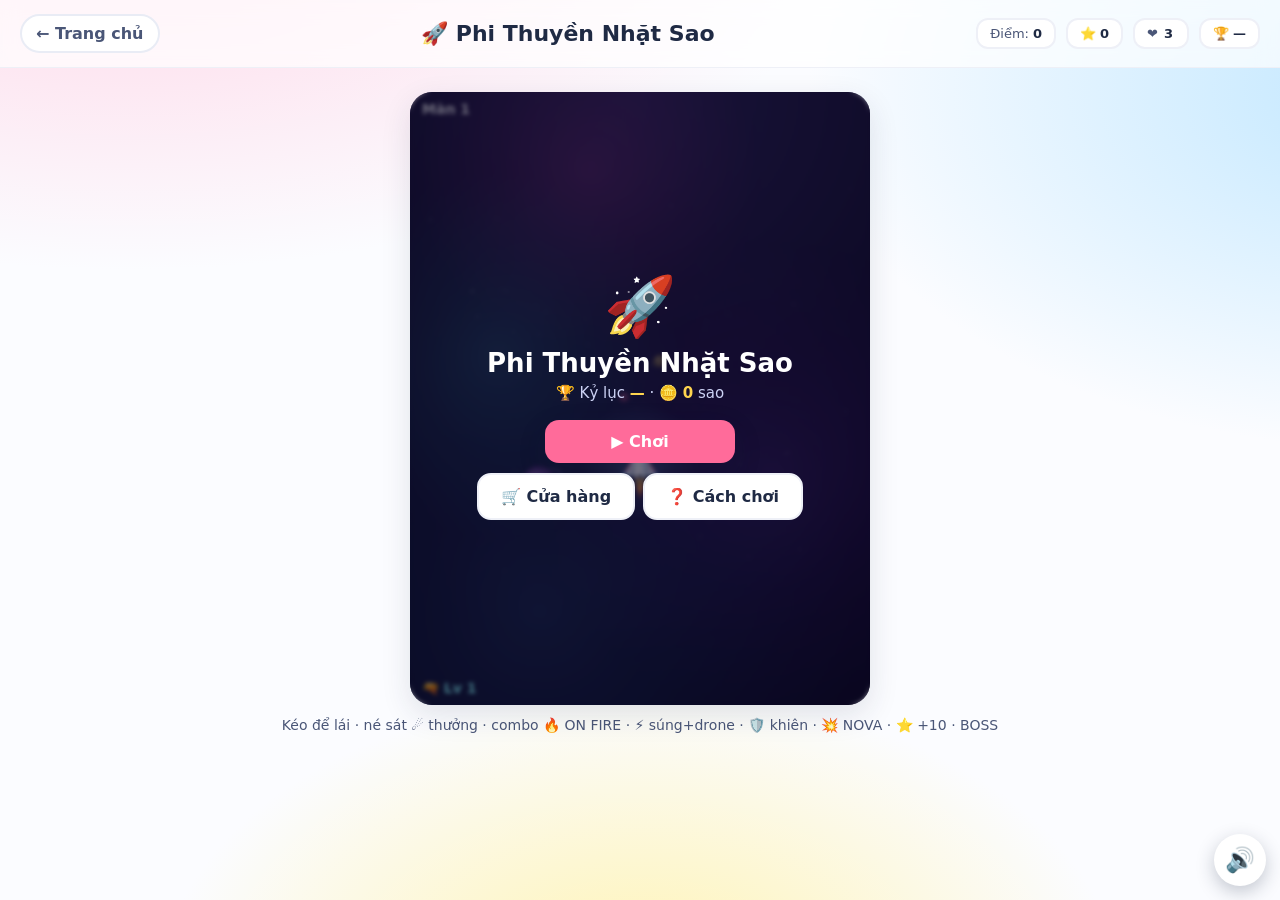
<file: games/space/index.html>
<!DOCTYPE html>
<html lang="vi">
<head>
<meta charset="UTF-8" />
<meta name="viewport" content="width=device-width, initial-scale=1, user-scalable=no" />
<title>Phi Thuyền Nhặt Sao · GameHub</title>
<link rel="stylesheet" href="../../css/style.css" />
<link rel="manifest" href="../../manifest.webmanifest" />
<meta name="theme-color" content="#ff6b9a" />
<meta name="apple-mobile-web-app-capable" content="yes" />
<meta name="mobile-web-app-capable" content="yes" />
<meta name="apple-mobile-web-app-status-bar-style" content="default" />
<meta name="apple-mobile-web-app-title" content="GameHub" />
<link rel="apple-touch-icon" href="../../icons/apple-touch-icon.png" />
<style>
  /* Local styles for the 3D space game. Genuine perspective projection is
     done on a 2D canvas, so no external 3D library is needed — the game
     stays self-contained and works fully offline like the rest of the hub. */
  .space-stage {
    position: relative;
    width: 100%;
    max-width: 460px;
    margin: 0 auto;
    aspect-ratio: 3 / 4;
    border-radius: 22px;
    overflow: hidden;
    box-shadow: var(--shadow);
    background: radial-gradient(120% 90% at 50% 0%, #2a2358 0%, #140f30 55%, #0a0720 100%);
    touch-action: none;
  }
  .space-stage canvas { display: block; width: 100%; height: 100%; }
  .space-overlay {
    position: absolute; inset: 0;
    display: flex; align-items: center; justify-content: center;
    text-align: center; color: #fff;
    background: rgba(12, 8, 34, 0.55);
    backdrop-filter: blur(2px);
    padding: 20px;
  }
  .space-overlay[hidden] { display: none; }
  .space-overlay h2 { margin: 8px 0 4px; font-size: 26px; }
  .space-overlay p { margin: 0 0 16px; color: #cdd3f5; font-size: 15px; line-height: 1.5; }
  .space-hint { text-align: center; color: var(--ink-soft); font-size: 14px; margin: 12px 0 0; }
  .space-lives { letter-spacing: 2px; }

  /* menu / shop / help screens live inside the overlay */
  .sc[hidden] { display: none; }
  .space-overlay { flex-direction: column; }
  .menu-stat { font-size: 14px; }
  .menu-stat b { color: #ffd54f; }
  .space-overlay .btn { min-width: 190px; margin: 5px auto; display: block; }
  .menu-row { display: flex; gap: 8px; justify-content: center; }
  .menu-row .btn { min-width: 0; margin: 5px 0; }
  .shop-list { width: 100%; max-width: 340px; margin: 4px auto 12px; display: flex; flex-direction: column; gap: 8px; }
  .shop-item {
    display: flex; align-items: center; gap: 10px; text-align: left;
    background: rgba(255,255,255,0.08); border: 1px solid rgba(255,255,255,0.15);
    border-radius: 14px; padding: 8px 10px;
  }
  .shop-item .ic { font-size: 26px; }
  .shop-item .info { flex: 1; min-width: 0; }
  .shop-item .info b { font-size: 14px; }
  .shop-item .info span { display: block; font-size: 11px; color: #b9c1e6; }
  .shop-item .dots { font-size: 11px; color: #ffd54f; letter-spacing: 1px; }
  .shop-buy {
    border: none; border-radius: 10px; padding: 8px 10px; font-family: inherit;
    font-weight: 700; font-size: 12px; cursor: pointer; white-space: nowrap;
    background: var(--green); color: #123; min-width: 66px;
  }
  .shop-buy:disabled { background: #55607d; color: #aab; cursor: default; }
  .shop-buy.max { background: #ffd54f; color: #123; }
  .space-pause {
    position: absolute; top: 10px; right: 10px; z-index: 5;
    width: 40px; height: 40px; border-radius: 12px;
    background: rgba(12,8,34,0.55); color: #fff; border: 1px solid rgba(255,255,255,0.25);
    font-size: 16px; cursor: pointer;
  }
  .space-pause[hidden] { display: none; }
  .help-body { text-align: left; max-width: 320px; margin: 0 auto 14px; }
  .help-body p { margin: 6px 0; font-size: 14px; color: #dfe4f7; }
</style>
</head>
<body class="game-page">
<div class="game-topbar">
  <a class="back" href="../../">← Trang chủ</a>
  <div>
    <h1>🚀 Phi Thuyền Nhặt Sao</h1>
    <div class="who" id="whoLabel"></div>
  </div>
  <div class="stats">
    <div class="stat">Điểm:<b id="score">0</b></div>
    <div class="stat">⭐<b id="stars">0</b></div>
    <div class="stat space-lives">❤<b id="lives">3</b></div>
    <div class="stat">🏆<b id="best">—</b></div>
  </div>
</div>

<main class="game-main">
  <div class="space-stage" id="stage">
    <canvas id="c"></canvas>
    <button class="space-pause" id="pauseBtn" hidden aria-label="Tạm dừng">⏸</button>
    <div class="space-overlay" id="overlay">
      <!-- MAIN MENU -->
      <div class="sc" id="menuScreen">
        <div style="font-size:58px">🚀</div>
        <h2>Phi Thuyền Nhặt Sao</h2>
        <p class="menu-stat">🏆 Kỷ lục <b id="menuBest">—</b> · 🪙 <b id="menuCoins">0</b> sao</p>
        <button class="btn" id="btnPlay">▶ Chơi</button>
        <div class="menu-row">
          <button class="btn ghost" id="btnShop">🛒 Cửa hàng</button>
          <button class="btn ghost" id="btnHelp">❓ Cách chơi</button>
        </div>
      </div>
      <!-- SHOP -->
      <div class="sc" id="shopScreen" hidden>
        <h2>🛒 Cửa hàng</h2>
        <p class="menu-stat">Có <b id="shopCoins">0</b> 🪙 sao — nhặt sao khi chơi để mua nha!</p>
        <div class="shop-list" id="shopList"></div>
        <button class="btn ghost" id="btnShopBack">← Quay lại</button>
      </div>
      <!-- HELP -->
      <div class="sc" id="helpScreen" hidden>
        <h2>❓ Cách chơi</h2>
        <div class="help-body">
          <p>👆 <b>Kéo</b> màn hình để lái phi thuyền.</p>
          <p>🔫 Phi thuyền <b>tự bắn</b> — canh làn để phá ☄️.</p>
          <p>⭐ Nhặt sao: ăn điểm & dành mua nâng cấp.</p>
          <p>⚡ nâng súng · 🛡️ khiên · 💥 NOVA quét màn.</p>
          <p>🔥 Bắn/né liên tục để lên <b>combo</b>.</p>
          <p>☄️ Hạ <b>BOSS</b> để qua màn mới, khó dần!</p>
        </div>
        <button class="btn ghost" id="btnHelpBack">← Quay lại</button>
      </div>
    </div>
    <!-- PAUSE -->
    <div class="space-overlay" id="pauseOverlay" hidden>
      <div>
        <div style="font-size:52px">⏸</div>
        <h2>Tạm dừng</h2>
        <button class="btn" id="btnResume">▶ Tiếp tục</button>
        <button class="btn ghost" id="btnQuit">🏠 Về menu</button>
      </div>
    </div>
  </div>
  <p class="space-hint">Kéo để lái · né sát ☄️ thưởng · combo 🔥 ON FIRE · ⚡ súng+drone · 🛡️ khiên · 💥 NOVA · ⭐ +10 · BOSS</p>
</main>

<div class="modal" id="overModal">
  <div class="box">
    <div style="font-size:48px">🛸</div>
    <h2>Hết nhiên liệu!</h2>
    <p id="overText">Bạn được … điểm.</p>
    <div class="actions">
      <button class="btn" id="playAgain">Chơi lại</button>
      <button class="btn ghost" id="overShop">🛒 Cửa hàng</button>
      <a class="btn ghost" href="../../">Trang chủ</a>
    </div>
  </div>
</div>

<script src="../../js/sfx.js"></script>
<script src="../../js/main.js"></script>
<script src="../../js/pwa.js"></script>
<script>
(function () {
  const stage    = document.getElementById('stage');
  const canvas   = document.getElementById('c');
  const ctx      = canvas.getContext('2d');
  const overlay  = document.getElementById('overlay');
  const scoreEl  = document.getElementById('score');
  const starsEl  = document.getElementById('stars');
  const livesEl  = document.getElementById('lives');
  const bestEl   = document.getElementById('best');
  const overModal= document.getElementById('overModal');
  const overText = document.getElementById('overText');

  // --- World & perspective camera ---------------------------------------
  // The camera sits at the origin looking down +z. A world point (x, y, z)
  // projects to the screen with screenX = cx + x*focal/z (same for y). Things
  // far away (big z) look small; as z shrinks they zoom toward the player.
  const SHIP_Z = 2.2;     // depth plane the ship lives on (closest objects)
  const FAR_Z  = 24;      // depth objects spawn at
  const X_MAX  = 3.4;     // how far left/right the ship can reach (world units)
  const Y_MAX  = 2.2;     // how far up/down the ship can reach

  let W = 0, H = 0, cx = 0, cy = 0, focal = 0, dpr = 1;

  function resize() {
    const r = stage.getBoundingClientRect();
    dpr = Math.min(window.devicePixelRatio || 1, 2);
    W = r.width; H = r.height;
    canvas.width = Math.round(W * dpr);
    canvas.height = Math.round(H * dpr);
    ctx.setTransform(dpr, 0, 0, dpr, 0, 0);
    cx = W / 2; cy = H / 2;
    // Pick a focal length so the ship's reach maps neatly inside the frame.
    focal = (cx * 0.92) * SHIP_Z / X_MAX;
  }
  window.addEventListener('resize', resize);

  function project(x, y, z) {
    const s = focal / z;
    return { x: cx + x * s, y: cy + y * s, s };
  }
  // Inverse-project a screen point onto the ship plane (for pointer control).
  function screenToShip(px, py) {
    const s = focal / SHIP_Z;
    return { x: (px - cx) / s, y: (py - cy) / s };
  }

  // --- Game state -------------------------------------------------------
  let running = false;
  let score = 0, starCount = 0, lives = 3;
  let speed = 7;               // world units / second, ramps up over time
  let elapsed = 0;
  let spawnClock = 0, spawnGap = 0.7;
  let lastT = 0;
  let shakeUntil = 0;

  const ship = { x: 0, y: 1.0, tx: 0, ty: 1.0, bank: 0 };
  const objects = [];         // stars, asteroids & power-ups flying toward the camera
  const bgStars = [];         // decorative streaming starfield (no collision)
  const planets = [];         // big soft planets drifting by for depth & colour
  const bullets = [];         // laser shots the ship fires forward (into +z)
  const explosions = [];      // brief rings when an asteroid is destroyed
  const particles = [];       // debris/sparkles thrown off by hits
  const popups = [];          // floating "+N" score numbers
  const trail = [];           // engine trail puffs behind the ship
  const nebula = [];          // soft glowing cloud blobs in the deep background
  const drones = [];          // wingman drones that flank & fire at level 3
  const bossShots = [];       // projectiles the boss fires at the ship

  // Themed accent colour for each boss kind (rock, ice, fire, void).
  const BOSS_COLOR = ['#e88a4c', '#bff6ff', '#ff7a1c', '#d99bff'];

  let warp = 0;               // seconds of hyperspace intro left at game start
  let novaFlash = -99;        // time a NOVA screen-clear was triggered

  // Weapon upgrade: level 1 fires one shot, level 2 twin shots, level 3 a
  // three-way spread — and higher levels fire faster too. Collect ⚡ power-ups.
  let weaponLvl = 1;
  let fireClock = 0;
  let lvlUpAt = -99;          // time of the last upgrade, for the burst effect
  const BULLET_VZ = 20;       // how fast a shot flies away from the camera

  // Per-level ship looks — the craft visibly evolves as the gun upgrades.
  const SHIP_STYLE = {
    1: { body: ['#cfe6ff', '#ffffff', '#a9c8ee'], fin: '#ff6b9a', win: '#4ec3ff',
         aura: '150,210,255', wing: 0,   flames: 1, core: null },
    2: { body: ['#b8f3e6', '#ffffff', '#4fc9b2'], fin: '#3fb0ff', win: '#7dffea',
         aura: '90,255,220',  wing: 0.7, flames: 2, core: '#7dffea' },
    3: { body: ['#ffe6a0', '#fff9ea', '#ffab3d'], fin: '#ff7a2f', win: '#fff2b0',
         aura: '255,205,90',  wing: 1.1, flames: 2, core: '#fff2b0' },
  };

  // Combo multiplier — chain pickups/kills within the window to score more.
  let combo = 0, comboUntil = 0;
  let shield = false;         // one-hit shield from a 🛡️ power-up
  let magnet = false;         // star magnet (a shop upgrade)
  let paused = false;         // pause state
  let boss = null;            // giant asteroid boss, or null
  let bossClock = 0;          // counts up within a stage toward the boss
  const STAGE_WAVE = 18;      // seconds of a wave before the stage's boss

  // Stages ("màn"): each has its own theme (nebula colours, asteroid type,
  // pace). Beat the stage boss to advance; the list cycles and ramps up.
  let stageNum = 1;
  let bannerText = '', bannerUntil = 0;
  const STAGES = [
    { name: 'Vành Đai Thiên Thạch', neb: [268, 210, 320, 190], rockHue: [18, 40], star: '#ffffff', speedMul: 1.00, spawnMul: 1.00 },
    { name: 'Bão Băng',             neb: [190, 205, 225, 175], rockHue: [188, 210], star: '#d3efff', speedMul: 1.12, spawnMul: 1.15 },
    { name: 'Vùng Lửa',             neb: [10, 32, 350, 24],    rockHue: [6, 30],   star: '#ffdcbe', speedMul: 1.22, spawnMul: 1.28 },
    { name: 'Hư Không Tím',         neb: [280, 300, 255, 315], rockHue: [268, 302], star: '#e8d5ff', speedMul: 1.32, spawnMul: 1.40 },
  ];
  function stageTheme() { return STAGES[(stageNum - 1) % STAGES.length]; }

  function comboMult() { return 1 + Math.min(4, Math.floor(combo / 4)); }
  function bumpCombo() { combo++; comboUntil = elapsed + 2.6; }
  function showBanner(text) { bannerText = text; bannerUntil = elapsed + 2.4; }

  function advanceStage() {
    stageNum++;
    bossClock = 0;
    seedNebula(stageTheme());
    showBanner('MÀN ' + stageNum + ' · ' + stageTheme().name);
  }

  function seedBackground() {
    bgStars.length = 0;
    for (let i = 0; i < 90; i++) {
      bgStars.push({
        x: (Math.random() * 2 - 1) * 9,
        y: (Math.random() * 2 - 1) * 9,
        z: 1 + Math.random() * (FAR_Z - 1),
        w: 0.4 + Math.random() * 1.2,
      });
    }
    planets.length = 0;
    const hues = [275, 200, 330, 45];
    for (let i = 0; i < 4; i++) {
      planets.push({
        x: (Math.random() * 2 - 1) * 8,
        y: (Math.random() * 2 - 1) * 6,
        z: 6 + Math.random() * (FAR_Z - 6),
        r: 0.8 + Math.random() * 1.4,
        hue: hues[i],
        ring: Math.random() < 0.5,
      });
    }
    seedNebula(stageTheme());
  }

  // (Re)seed the deep glowing nebula clouds using the current stage's palette.
  function seedNebula(theme) {
    nebula.length = 0;
    for (let i = 0; i < 4; i++) {
      nebula.push({
        fx: 0.15 + Math.random() * 0.7,   // fraction of width
        fy: 0.1 + Math.random() * 0.8,    // fraction of height
        r: 0.35 + Math.random() * 0.35,   // fraction of min(W,H)
        hue: theme.neb[i],
        drift: (Math.random() * 2 - 1) * 0.02,
        phase: i * 1.7,
      });
    }
  }

  function spawnObject() {
    // weapon ⚡ 9%, shield 🛡️ 5%, NOVA 💥 3%, star 41%, asteroid 42%.
    const roll = Math.random();
    const kind = roll < 0.09 ? 'power' : roll < 0.14 ? 'shield'
               : roll < 0.17 ? 'nova' : roll < 0.58 ? 'star' : 'rock';
    objects.push({
      kind,
      x: (Math.random() * 2 - 1) * X_MAX,
      y: (Math.random() * 2 - 1) * Y_MAX,
      z: FAR_Z,
      spin: Math.random() * Math.PI * 2,
      spinV: (Math.random() * 2 - 1) * 2.5,
      hue: kind === 'star' ? 48
         : stageTheme().rockHue[0] + Math.random() * (stageTheme().rockHue[1] - stageTheme().rockHue[0]),
      resolved: false,
    });
  }

  const BOSS_ICON = ['☄️', '❄️', '🔥', '👾'];
  function spawnBoss() {
    const hp = 8 + (stageNum - 1) * 3;             // tougher each stage
    const kind = (stageNum - 1) % STAGES.length;   // boss look matches the stage
    boss = {
      x: 0, y: 0, z: FAR_Z, r: 1.5, kind,
      hp, maxHp: hp, spin: 0, hitFlash: 0, sway: Math.random() * 6,
      age: 0, shootClock: 0, emit: 0,
    };
    pushPopup(0, -1.6, SHIP_Z + 2, 'BOSS! ' + BOSS_ICON[kind], '#ff5a5a', 1.6);
    window.SFX && window.SFX.gameover && window.SFX.gameover();
  }

  // Boss fires themed projectiles that home toward the ship's current spot.
  function bossFire() {
    const col = BOSS_COLOR[boss.kind];
    const count = 1 + Math.min(2, Math.floor((stageNum - 1) / 2));   // 1–3 shots
    const T = 1.5;                                                    // travel time
    for (let k = 0; k < count; k++) {
      const spread = (k - (count - 1) / 2) * 0.6;
      bossShots.push({
        x: boss.x, y: boss.y, z: boss.z,
        vx: (ship.x + spread - boss.x) / T,
        vy: (ship.y - boss.y) / T,
        vz: (SHIP_Z - boss.z) / T,
        color: col, spin: 0, live: true,
      });
    }
    window.SFX && window.SFX.tone && window.SFX.tone({ freq: 300, type: 'sawtooth', dur: 0.16, vol: 0.12, glide: 160 });
  }

  // A big multi-burst finale when a boss is destroyed.
  function bossDeathFX(x, y, z, col) {
    burst(x, y, z, 34, col, 6);
    burst(x, y, z, 20, '#fff', 4);
    for (let k = 0; k < 4; k++) {
      explosions.push({ x: x + (Math.random() - 0.5) * 1.2, y: y + (Math.random() - 0.5) * 1.2,
                        z: z, age: -k * 0.08, max: 0.55 });
    }
    novaFlash = elapsed;             // reuse the white screen flash
    shakeUntil = elapsed + 0.5;
  }

  // #rrggbb + alpha → rgba() string
  function hexA(hex, a) {
    const n = parseInt(hex.slice(1), 16);
    return `rgba(${(n >> 16) & 255}, ${(n >> 8) & 255}, ${n & 255}, ${a})`;
  }

  // --- Juice: particles, popups, explosions -----------------------------
  function burst(x, y, z, n, color, spread) {
    for (let i = 0; i < n; i++) {
      const a = Math.random() * Math.PI * 2;
      const sp = (0.4 + Math.random()) * (spread || 3);
      particles.push({
        x, y, z,
        vx: Math.cos(a) * sp, vy: Math.sin(a) * sp,
        vz: (Math.random() * 2 - 1) * sp * 0.6 - speed * 0.25,
        age: 0, max: 0.4 + Math.random() * 0.35,
        color, size: 0.04 + Math.random() * 0.05,
      });
    }
  }
  function pushPopup(x, y, z, text, color, big) {
    popups.push({ x, y, z, text, color, age: 0, max: 1.0, big: big || 1 });
  }

  function fire() {
    const bz = SHIP_Z + 0.3;
    // each entry is [x offset, sideways velocity] so level 3 fans out
    const shots = weaponLvl >= 3 ? [[-0.34, -1.3], [0, 0], [0.34, 1.3]]
                : weaponLvl === 2 ? [[-0.26, 0], [0.26, 0]]
                : [[0, 0]];
    for (const [ox, vx] of shots) {
      bullets.push({ x: ship.x + ox, y: ship.y, z: bz, vx });
    }
    // wingman drones add their own straight shots
    for (const d of drones) bullets.push({ x: d.x, y: d.y, z: bz, vx: 0 });
    // soft laser blip — kept quiet so rapid fire doesn't grate
    window.SFX && window.SFX.tone && window.SFX.tone({ freq: 900, type: 'square', dur: 0.05, vol: 0.05, glide: 1500 });
  }

  function triggerNova() {
    novaFlash = elapsed;
    shakeUntil = elapsed + 0.5;
    let cleared = 0;
    for (let i = objects.length - 1; i >= 0; i--) {
      if (objects[i].kind === 'rock') {
        burst(objects[i].x, objects[i].y, objects[i].z, 10, '#bff6ff', 4);
        objects.splice(i, 1); cleared++;
      }
    }
    if (boss) {
      boss.hp -= 6; boss.hitFlash = 0.2;
      burst(boss.x, boss.y, boss.z, 20, '#bff6ff', 5);
      if (boss.hp <= 0) {
        addScore(60 * comboMult(), boss.x, boss.y, boss.z, '#ffd54f');
        bossDeathFX(boss.x, boss.y, boss.z, BOSS_COLOR[boss.kind]);
        boss = null; bossShots.length = 0; advanceStage();
      }
    }
    if (cleared) { bumpCombo(); addScore(cleared * 6, ship.x, ship.y - 0.6, SHIP_Z, '#bff6ff'); }
    pushPopup(ship.x, ship.y - 1.0, SHIP_Z, '💥 NOVA!', '#bff6ff', 1.6);
    window.SFX && window.SFX.win && window.SFX.win();
  }

  // --- Drawing helpers --------------------------------------------------
  function drawStarShape(x, y, r, rot, fill, glow) {
    ctx.save();
    ctx.translate(x, y);
    ctx.rotate(rot);
    ctx.shadowColor = glow; ctx.shadowBlur = r * 0.9;
    ctx.beginPath();
    for (let i = 0; i < 10; i++) {
      const rad = (i % 2 === 0) ? r : r * 0.45;
      const a = (Math.PI / 5) * i - Math.PI / 2;
      const px = Math.cos(a) * rad, py = Math.sin(a) * rad;
      i === 0 ? ctx.moveTo(px, py) : ctx.lineTo(px, py);
    }
    ctx.closePath();
    ctx.fillStyle = fill; ctx.fill();
    ctx.restore();
  }

  function drawAsteroid(x, y, r, rot, hue) {
    ctx.save();
    ctx.translate(x, y);
    ctx.rotate(rot);
    ctx.beginPath();
    const pts = 9;
    for (let i = 0; i < pts; i++) {
      const a = (Math.PI * 2 / pts) * i;
      const rad = r * (0.78 + ((i * 37) % 10) / 22); // deterministic lumpiness
      const px = Math.cos(a) * rad, py = Math.sin(a) * rad;
      i === 0 ? ctx.moveTo(px, py) : ctx.lineTo(px, py);
    }
    ctx.closePath();
    const g = ctx.createLinearGradient(-r, -r, r, r);
    g.addColorStop(0, `hsl(${hue}, 30%, 58%)`);
    g.addColorStop(1, `hsl(${hue}, 35%, 34%)`);
    ctx.fillStyle = g; ctx.fill();
    ctx.fillStyle = 'rgba(0,0,0,0.18)';
    ctx.beginPath(); ctx.arc(-r * 0.2, -r * 0.15, r * 0.22, 0, 7); ctx.fill();
    ctx.beginPath(); ctx.arc(r * 0.28, r * 0.2, r * 0.15, 0, 7); ctx.fill();
    ctx.restore();
  }

  // A glowing cyan gem with a lightning bolt — the weapon power-up.
  function drawPowerup(x, y, r, rot) {
    ctx.save();
    ctx.translate(x, y);
    ctx.rotate(Math.sin(rot) * 0.25);
    ctx.shadowColor = '#5ef2ff'; ctx.shadowBlur = r * 1.3;
    const g = ctx.createLinearGradient(0, -r, 0, r);
    g.addColorStop(0, '#9dfcff'); g.addColorStop(1, '#1aa3d6');
    ctx.fillStyle = g;
    ctx.beginPath(); ctx.arc(0, 0, r * 0.92, 0, 7); ctx.fill();
    ctx.shadowBlur = 0;
    ctx.fillStyle = '#fffbe6';
    ctx.beginPath();
    ctx.moveTo(-r * 0.12, -r * 0.6); ctx.lineTo(r * 0.34, -r * 0.08);
    ctx.lineTo(r * 0.06, -r * 0.08); ctx.lineTo(r * 0.22, r * 0.6);
    ctx.lineTo(-r * 0.34, -r * 0.02); ctx.lineTo(-r * 0.04, -r * 0.02);
    ctx.closePath(); ctx.fill();
    ctx.restore();
  }

  function drawBullet(b) {
    const p = project(b.x, b.y, b.z);
    if (!p) return;
    const r = Math.max(1.5, p.s * 0.05);
    ctx.save();
    ctx.shadowColor = '#7dffea'; ctx.shadowBlur = r * 3;
    ctx.fillStyle = '#c6fff2';
    ctx.beginPath(); ctx.ellipse(p.x, p.y, r, r * 2.4, 0, 0, 7); ctx.fill();
    ctx.restore();
  }

  function drawExplosion(ex) {
    if (ex.age < 0) return;                 // staggered burst hasn't started yet
    const p = project(ex.x, ex.y, ex.z);
    if (!p) return;
    const f = Math.max(0, Math.min(1, ex.age / ex.max));
    const r = Math.max(0, p.s * (0.08 + f * 0.42));
    ctx.save();
    ctx.globalAlpha = 1 - f;
    ctx.shadowColor = '#ffb14d'; ctx.shadowBlur = r;
    ctx.fillStyle = '#ffd36b';
    ctx.beginPath(); ctx.arc(p.x, p.y, r, 0, 7); ctx.fill();
    ctx.globalAlpha = (1 - f) * 0.7;
    ctx.strokeStyle = '#ff8a3c'; ctx.lineWidth = 2;
    ctx.beginPath(); ctx.arc(p.x, p.y, r * 1.7, 0, 7); ctx.stroke();
    ctx.restore();
  }

  // A soft glowing shield gem (🛡️ power-up).
  function drawShieldGem(x, y, r, rot) {
    ctx.save();
    ctx.translate(x, y);
    ctx.rotate(Math.sin(rot) * 0.2);
    ctx.shadowColor = '#7fd0ff'; ctx.shadowBlur = r * 1.3;
    const g = ctx.createLinearGradient(0, -r, 0, r);
    g.addColorStop(0, '#d5ecff'); g.addColorStop(1, '#3f7fd8');
    ctx.fillStyle = g;
    ctx.beginPath();
    ctx.moveTo(0, -r);
    ctx.quadraticCurveTo(r * 0.85, -r * 0.7, r * 0.85, 0);
    ctx.quadraticCurveTo(r * 0.85, r * 0.8, 0, r * 1.05);
    ctx.quadraticCurveTo(-r * 0.85, r * 0.8, -r * 0.85, 0);
    ctx.quadraticCurveTo(-r * 0.85, -r * 0.7, 0, -r);
    ctx.closePath(); ctx.fill();
    ctx.shadowBlur = 0;
    ctx.strokeStyle = 'rgba(255,255,255,0.8)'; ctx.lineWidth = Math.max(1, r * 0.12);
    ctx.beginPath(); ctx.moveTo(0, -r * 0.5); ctx.lineTo(0, r * 0.5); ctx.stroke();
    ctx.beginPath(); ctx.moveTo(-r * 0.45, 0); ctx.lineTo(r * 0.45, 0); ctx.stroke();
    ctx.restore();
  }

  // NOVA smart-bomb pickup — a pulsing white-hot star burst gem.
  function drawNovaGem(x, y, r, rot) {
    ctx.save();
    ctx.translate(x, y);
    ctx.rotate(rot);
    ctx.shadowColor = '#bff6ff'; ctx.shadowBlur = r * 1.6;
    const g = ctx.createRadialGradient(0, 0, r * 0.1, 0, 0, r);
    g.addColorStop(0, '#ffffff'); g.addColorStop(0.6, '#bff6ff'); g.addColorStop(1, '#4aa8ff');
    ctx.fillStyle = g;
    ctx.beginPath();
    for (let i = 0; i < 16; i++) {
      const rad = (i % 2 === 0) ? r : r * 0.42;
      const a = (Math.PI / 8) * i;
      const px = Math.cos(a) * rad, py = Math.sin(a) * rad;
      i === 0 ? ctx.moveTo(px, py) : ctx.lineTo(px, py);
    }
    ctx.closePath(); ctx.fill();
    ctx.restore();
  }

  function drawDrone(d, size) {
    const p = project(d.x, d.y, SHIP_Z);
    if (!p) return;
    const s = size * 0.42;
    ctx.save();
    ctx.translate(p.x, p.y);
    ctx.shadowColor = '#8affff'; ctx.shadowBlur = s * 0.6;
    ctx.fillStyle = '#dff6ff';
    ctx.beginPath();
    ctx.moveTo(0, -s); ctx.lineTo(s * 0.55, s * 0.6); ctx.lineTo(-s * 0.55, s * 0.6);
    ctx.closePath(); ctx.fill();
    ctx.shadowBlur = 0;
    ctx.fillStyle = '#3fb0ff';
    ctx.beginPath(); ctx.arc(0, 0, s * 0.22, 0, 7); ctx.fill();
    // tiny thruster
    ctx.fillStyle = 'rgba(255,180,80,0.8)';
    ctx.beginPath(); ctx.moveTo(-s * 0.2, s * 0.6); ctx.lineTo(0, s * (0.9 + 0.2 * Math.sin(elapsed * 25)));
    ctx.lineTo(s * 0.2, s * 0.6); ctx.closePath(); ctx.fill();
    ctx.restore();
  }

  // Deep nebula clouds painted in screen space behind everything.
  function drawNebula() {
    for (const n of nebula) {
      const cx0 = (n.fx + Math.sin(elapsed * 0.05 + n.phase) * 0.03) * W;
      const cy0 = n.fy * H;
      const rr = n.r * Math.min(W, H);
      const g = ctx.createRadialGradient(cx0, cy0, 0, cx0, cy0, rr);
      g.addColorStop(0, `hsla(${n.hue}, 70%, 55%, 0.22)`);
      g.addColorStop(0.5, `hsla(${n.hue}, 70%, 45%, 0.10)`);
      g.addColorStop(1, `hsla(${n.hue}, 70%, 40%, 0)`);
      ctx.fillStyle = g;
      ctx.fillRect(cx0 - rr, cy0 - rr, rr * 2, rr * 2);
    }
  }

  function drawParticle(pt) {
    const p = project(pt.x, pt.y, pt.z);
    if (!p) return;
    const f = pt.age / pt.max;
    const r = Math.max(0.6, p.s * pt.size * (1 - f * 0.5));
    ctx.save();
    ctx.globalAlpha = 1 - f;
    ctx.fillStyle = pt.color;
    ctx.beginPath(); ctx.arc(p.x, p.y, r, 0, 7); ctx.fill();
    ctx.restore();
  }

  function drawPopup(pu) {
    const p = project(pu.x, pu.y, pu.z);
    if (!p) return;
    const f = pu.age / pu.max;
    ctx.save();
    ctx.globalAlpha = 1 - f;
    ctx.fillStyle = pu.color;
    ctx.textAlign = 'center';
    const fs = Math.round((15 * pu.big) * (1 + f * 0.3));
    ctx.font = 'bold ' + fs + 'px ' + getComputedStyle(document.body).fontFamily;
    ctx.fillText(pu.text, p.x, p.y - f * 42);
    ctx.restore();
  }

  function drawPlanet(pl) {
    const p = project(pl.x, pl.y, pl.z);
    if (!p) return;
    const r = p.s * pl.r * 0.5;
    if (r < 2) return;
    ctx.save();
    ctx.globalAlpha = 0.5;
    if (pl.ring) {
      ctx.strokeStyle = `hsla(${pl.hue}, 60%, 70%, 0.5)`;
      ctx.lineWidth = Math.max(1, r * 0.12);
      ctx.beginPath(); ctx.ellipse(p.x, p.y, r * 1.5, r * 0.5, -0.4, 0, 7); ctx.stroke();
    }
    const g = ctx.createRadialGradient(p.x - r * 0.3, p.y - r * 0.3, r * 0.2, p.x, p.y, r);
    g.addColorStop(0, `hsl(${pl.hue}, 65%, 68%)`);
    g.addColorStop(1, `hsl(${pl.hue}, 55%, 32%)`);
    ctx.fillStyle = g;
    ctx.beginPath(); ctx.arc(p.x, p.y, r, 0, 7); ctx.fill();
    ctx.restore();
  }

  // A deterministic lumpy polygon path in local (0,0) coords.
  function lumpPath(r, pts, amp) {
    ctx.beginPath();
    for (let i = 0; i < pts; i++) {
      const a = (Math.PI * 2 / pts) * i;
      const rad = r * (1 - amp + ((i * 37) % 10) / 10 * amp * 2);
      const px = Math.cos(a) * rad, py = Math.sin(a) * rad;
      i === 0 ? ctx.moveTo(px, py) : ctx.lineTo(px, py);
    }
    ctx.closePath();
  }

  function bossEyes(x, y, r, color, flash) {
    ctx.save();
    ctx.fillStyle = flash ? '#fff' : color;
    ctx.shadowColor = color; ctx.shadowBlur = r * 0.3;
    for (const s of [-1, 1]) {
      ctx.beginPath(); ctx.ellipse(x + s * r * 0.28, y - r * 0.1, r * 0.11, r * 0.15, 0, 0, 7); ctx.fill();
    }
    ctx.restore();
  }

  function drawBossShots() {
    for (const s of bossShots) {
      const p = project(s.x, s.y, s.z);
      if (!p) continue;
      const r = Math.max(2, p.s * 0.09);
      ctx.save();
      ctx.shadowColor = s.color; ctx.shadowBlur = r * 2.5;
      ctx.fillStyle = s.color;
      ctx.beginPath(); ctx.arc(p.x, p.y, r, 0, 7); ctx.fill();
      ctx.fillStyle = 'rgba(255,255,255,0.85)';
      ctx.beginPath(); ctx.arc(p.x, p.y, r * 0.45, 0, 7); ctx.fill();
      ctx.restore();
    }
  }

  function drawBoss() {
    if (!boss) return;
    const p = project(boss.x, boss.y, boss.z);
    if (!p) return;
    const r = p.s * boss.r * 0.5;
    const flash = boss.hitFlash > 0;
    const col = BOSS_COLOR[boss.kind];

    // pulsing themed aura behind the boss
    const pulse = 0.6 + 0.4 * Math.sin(elapsed * 5);
    const ar = r * (1.5 + pulse * 0.35);
    const ag = ctx.createRadialGradient(p.x, p.y, r * 0.5, p.x, p.y, ar);
    ag.addColorStop(0, hexA(col, 0.4));
    ag.addColorStop(1, hexA(col, 0));
    ctx.save();
    ctx.fillStyle = ag;
    ctx.beginPath(); ctx.arc(p.x, p.y, ar, 0, 7); ctx.fill();
    ctx.restore();

    ctx.save();
    ctx.translate(p.x, p.y);
    ctx.rotate(boss.spin);
    if (flash) { ctx.shadowColor = '#fff'; ctx.shadowBlur = r * 0.7; }

    if (boss.kind === 1) {                     // ICE — jagged cyan crystal
      ctx.shadowColor = flash ? '#fff' : '#bff6ff'; ctx.shadowBlur = r * 0.8;
      const n = 12;
      ctx.beginPath();
      for (let i = 0; i < n; i++) {
        const a = (Math.PI * 2 / n) * i;
        const rad = r * (i % 2 === 0 ? 1.08 : 0.6);
        i ? ctx.lineTo(Math.cos(a) * rad, Math.sin(a) * rad) : ctx.moveTo(Math.cos(a) * rad, Math.sin(a) * rad);
      }
      ctx.closePath();
      const g = ctx.createRadialGradient(-r * 0.3, -r * 0.3, r * 0.2, 0, 0, r);
      g.addColorStop(0, '#ffffff'); g.addColorStop(0.6, '#cdf3ff'); g.addColorStop(1, '#5fb8e8');
      ctx.fillStyle = g; ctx.fill();
      ctx.strokeStyle = 'rgba(255,255,255,0.7)'; ctx.lineWidth = r * 0.03;
      for (let i = 0; i < 6; i++) {
        const a = (Math.PI * 2 / 6) * i;
        ctx.beginPath(); ctx.moveTo(0, 0); ctx.lineTo(Math.cos(a) * r * 0.9, Math.sin(a) * r * 0.9); ctx.stroke();
      }
    } else if (boss.kind === 2) {              // FIRE — molten rock, lava cracks
      ctx.shadowColor = flash ? '#fff' : '#ff6a1c'; ctx.shadowBlur = r * 0.9;
      lumpPath(r, 11, 0.16);
      const g = ctx.createRadialGradient(-r * 0.3, -r * 0.3, r * 0.2, 0, 0, r);
      g.addColorStop(0, '#5a3324'); g.addColorStop(1, '#241013');
      ctx.fillStyle = g; ctx.fill();
      ctx.shadowColor = '#ff8a2c'; ctx.shadowBlur = r * 0.5;
      ctx.strokeStyle = '#ff7a1c'; ctx.lineWidth = r * 0.07;
      for (let i = 0; i < 5; i++) {
        const a = (Math.PI * 2 / 5) * i + 0.4;
        ctx.beginPath(); ctx.moveTo(0, 0);
        ctx.lineTo(Math.cos(a) * r * 0.5, Math.sin(a) * r * 0.5);
        ctx.lineTo(Math.cos(a + 0.5) * r * 0.85, Math.sin(a + 0.5) * r * 0.85); ctx.stroke();
      }
    } else if (boss.kind === 3) {              // VOID — dark orb, energy core
      ctx.shadowColor = flash ? '#fff' : '#c46bff'; ctx.shadowBlur = r * 1.0;
      const g = ctx.createRadialGradient(-r * 0.3, -r * 0.3, r * 0.15, 0, 0, r);
      g.addColorStop(0, '#5a2f86'); g.addColorStop(1, '#1a0e33');
      ctx.fillStyle = g;
      ctx.beginPath(); ctx.arc(0, 0, r, 0, 7); ctx.fill();
      // rotating energy ring
      ctx.strokeStyle = 'rgba(196,107,255,0.8)'; ctx.lineWidth = r * 0.08;
      ctx.beginPath(); ctx.ellipse(0, 0, r * 1.15, r * 0.4, 0, 0, 7); ctx.stroke();
      // pulsing core
      const cr = r * (0.32 + 0.06 * Math.sin(elapsed * 8));
      ctx.shadowColor = '#e6b3ff'; ctx.shadowBlur = r * 0.6;
      ctx.fillStyle = flash ? '#fff' : '#f0d0ff';
      ctx.beginPath(); ctx.arc(0, 0, cr, 0, 7); ctx.fill();
    } else {                                   // ROCK — classic asteroid
      drawAsteroid(0, 0, r, 0, 12);
    }
    ctx.restore();

    // face (upright, not rotated) — void's core is its "eye" so skip there
    const eyeCol = ['#ff5a3c', '#4ec3ff', '#ffb03c', '#e6b3ff'][boss.kind];
    if (boss.kind !== 3) bossEyes(p.x, p.y, r, eyeCol, flash);

    // health bar above the boss
    const bw = Math.max(60, r * 2), bx = p.x - bw / 2, by = p.y - r - 16;
    ctx.save();
    ctx.fillStyle = 'rgba(0,0,0,0.45)';
    ctx.fillRect(bx - 2, by - 2, bw + 4, 10);
    const frac = Math.max(0, boss.hp / boss.maxHp);
    ctx.fillStyle = frac > 0.5 ? '#65d36e' : frac > 0.25 ? '#ffd54f' : '#ff5a5a';
    ctx.fillRect(bx, by, bw * frac, 6);
    ctx.restore();
  }

  // Glowing aura around the ship — grows richer with the weapon level, and
  // flares with a shockwave right after an upgrade.
  function drawAura(cx0, cy0, size, lvl, st) {
    const pulse = 0.5 + 0.5 * Math.sin(elapsed * 4);
    const auraR = size * (1.7 + lvl * 0.4 + pulse * 0.3);
    ctx.save();
    // soft radial halo
    const g = ctx.createRadialGradient(cx0, cy0, size * 0.3, cx0, cy0, auraR);
    g.addColorStop(0, `rgba(${st.aura},${0.16 + lvl * 0.06})`);
    g.addColorStop(0.55, `rgba(${st.aura},${0.06 + lvl * 0.03})`);
    g.addColorStop(1, `rgba(${st.aura},0)`);
    ctx.fillStyle = g;
    ctx.beginPath(); ctx.arc(cx0, cy0, auraR, 0, 7); ctx.fill();

    // rotating energy rings (level 2+)
    if (lvl >= 2) {
      ctx.lineWidth = Math.max(1, size * 0.06);
      for (let k = 0; k < lvl; k++) {
        const rot = elapsed * (0.8 + k * 0.5) * (k % 2 ? -1 : 1);
        const rr = auraR * (0.72 - k * 0.14);
        ctx.strokeStyle = `rgba(${st.aura},${0.5 - k * 0.12})`;
        ctx.save(); ctx.translate(cx0, cy0); ctx.rotate(rot);
        ctx.beginPath(); ctx.ellipse(0, 0, rr, rr * 0.4, 0, 0, 7); ctx.stroke();
        ctx.restore();
      }
    }
    // orbiting sparks (level 3)
    if (lvl >= 3) {
      for (let k = 0; k < 6; k++) {
        const a = elapsed * 2 + k * (Math.PI / 3);
        const rr = auraR * 0.7;
        const sx = cx0 + Math.cos(a) * rr, sy = cy0 + Math.sin(a) * rr * 0.42;
        ctx.fillStyle = 'rgba(255,244,190,0.95)';
        ctx.shadowColor = '#fff2b0'; ctx.shadowBlur = size * 0.3;
        ctx.beginPath(); ctx.arc(sx, sy, Math.max(1, size * 0.09), 0, 7); ctx.fill();
      }
      ctx.shadowBlur = 0;
    }

    // level-up shockwave
    const f = (elapsed - lvlUpAt) / 0.6;
    if (f >= 0 && f <= 1) {
      ctx.globalAlpha = 1 - f;
      ctx.strokeStyle = `rgba(${st.aura},0.9)`;
      ctx.lineWidth = size * 0.18 * (1 - f);
      ctx.beginPath(); ctx.arc(cx0, cy0, size * (1 + f * 3.2), 0, 7); ctx.stroke();
      ctx.globalAlpha = 1;
    }
    ctx.restore();
  }

  function drawFlame(ox, size, scale) {
    const flame = size * scale * (1.1 + Math.sin(elapsed * 30 + ox) * 0.25);
    const fg = ctx.createLinearGradient(0, size * 0.5, 0, size * 0.5 + flame);
    fg.addColorStop(0, '#ffe27a');
    fg.addColorStop(0.5, '#ff9a3c');
    fg.addColorStop(1, 'rgba(255,90,40,0)');
    ctx.fillStyle = fg;
    ctx.beginPath();
    ctx.moveTo(ox - size * 0.22 * scale, size * 0.5);
    ctx.lineTo(ox, size * 0.5 + flame);
    ctx.lineTo(ox + size * 0.22 * scale, size * 0.5);
    ctx.closePath(); ctx.fill();
  }

  function drawShip() {
    const lvl = Math.min(3, weaponLvl);
    const st = SHIP_STYLE[lvl];
    const p = project(ship.x, ship.y, SHIP_Z);
    const size = p.s * 0.42 * (1 + (lvl - 1) * 0.07);

    // aura sits behind the ship, in un-rotated screen space
    drawAura(p.x, p.y, size, lvl, st);

    ctx.save();
    ctx.translate(p.x, p.y);
    ctx.rotate(ship.bank * 0.5);

    // engines
    if (st.flames >= 2) { drawFlame(-size * 0.24, size, 0.85); drawFlame(size * 0.24, size, 0.85); }
    else drawFlame(0, size, 1);

    // --- Starfighter hull -----------------------------------------------
    const span = 0.6 + st.wing * 0.7;            // wing reach grows with level
    const edge = st.fin;                          // wing leading-edge trim
    const acc  = st.win;                          // running-light / glass colour

    // swept delta wings (behind the hull), with glowing wingtip lights
    const wg = ctx.createLinearGradient(-size, 0, size, 0);
    wg.addColorStop(0, st.body[2]); wg.addColorStop(0.5, st.body[1]); wg.addColorStop(1, st.body[2]);
    for (const s of [-1, 1]) {
      ctx.fillStyle = wg;
      ctx.beginPath();
      ctx.moveTo(s * size * 0.24, -size * 0.08);
      ctx.lineTo(s * size * span, size * 0.5);
      ctx.lineTo(s * size * (span * 0.68), size * 0.62);
      ctx.lineTo(s * size * 0.2, size * 0.48);
      ctx.closePath(); ctx.fill();
      ctx.strokeStyle = edge; ctx.lineWidth = size * 0.05;
      ctx.beginPath(); ctx.moveTo(s * size * 0.24, -size * 0.08); ctx.lineTo(s * size * span, size * 0.5); ctx.stroke();
      ctx.fillStyle = acc; ctx.shadowColor = acc; ctx.shadowBlur = size * 0.35;
      ctx.beginPath(); ctx.arc(s * size * span, size * 0.5, size * 0.06, 0, 7); ctx.fill();
      ctx.shadowBlur = 0;
    }

    // underside shadow for depth
    ctx.fillStyle = 'rgba(15,22,50,0.3)';
    ctx.beginPath(); ctx.ellipse(0, size * 0.36, size * 0.34, size * 0.62, 0, 0, 7); ctx.fill();

    // angular dagger hull
    const bg = ctx.createLinearGradient(-size * 0.45, 0, size * 0.45, 0);
    bg.addColorStop(0, st.body[0]); bg.addColorStop(0.42, st.body[1]); bg.addColorStop(1, st.body[2]);
    ctx.fillStyle = bg;
    const hull = [[0, -1.08], [0.15, -0.5], [0.34, 0.06], [0.24, 0.55], [0.12, 0.66],
                  [-0.12, 0.66], [-0.24, 0.55], [-0.34, 0.06], [-0.15, -0.5]];
    ctx.beginPath();
    hull.forEach((pt, i) => { const X = pt[0] * size, Y = pt[1] * size; i ? ctx.lineTo(X, Y) : ctx.moveTo(X, Y); });
    ctx.closePath(); ctx.fill();
    ctx.strokeStyle = 'rgba(255,255,255,0.35)'; ctx.lineWidth = size * 0.03; ctx.stroke();

    // central spine sheen
    ctx.fillStyle = 'rgba(255,255,255,0.4)';
    ctx.beginPath();
    ctx.moveTo(0, -size * 1.0); ctx.lineTo(size * 0.07, size * 0.5); ctx.lineTo(-size * 0.07, size * 0.5);
    ctx.closePath(); ctx.fill();

    // hull panel lines
    ctx.strokeStyle = 'rgba(20,30,60,0.35)'; ctx.lineWidth = Math.max(1, size * 0.02);
    for (const s of [-1, 1]) {
      ctx.beginPath();
      ctx.moveTo(s * size * 0.2, -size * 0.35); ctx.lineTo(s * size * 0.26, size * 0.4); ctx.stroke();
    }

    // engine nozzle housings at the rear
    ctx.fillStyle = '#2b3550';
    const noz = st.flames >= 2 ? [-0.24, 0.24] : [0];
    for (const nx of noz) {
      ctx.beginPath();
      ctx.moveTo(size * (nx - 0.1), size * 0.55); ctx.lineTo(size * (nx + 0.1), size * 0.55);
      ctx.lineTo(size * (nx + 0.07), size * 0.68); ctx.lineTo(size * (nx - 0.07), size * 0.68);
      ctx.closePath(); ctx.fill();
    }

    // energy core (level 2+)
    if (st.core) {
      const cr = size * (0.13 + 0.03 * Math.sin(elapsed * 8));
      ctx.shadowColor = st.core; ctx.shadowBlur = size * 0.5;
      ctx.fillStyle = st.core;
      ctx.beginPath(); ctx.arc(0, size * 0.2, cr, 0, 7); ctx.fill();
      ctx.shadowBlur = 0;
    }

    // elongated cockpit canopy near the nose
    const cg = ctx.createLinearGradient(0, -size * 0.85, 0, -size * 0.1);
    cg.addColorStop(0, '#ffffff'); cg.addColorStop(0.4, acc); cg.addColorStop(1, 'rgba(20,40,80,0.9)');
    ctx.fillStyle = cg;
    ctx.beginPath();
    ctx.moveTo(0, -size * 0.82);
    ctx.quadraticCurveTo(size * 0.15, -size * 0.5, size * 0.09, -size * 0.12);
    ctx.lineTo(-size * 0.09, -size * 0.12);
    ctx.quadraticCurveTo(-size * 0.15, -size * 0.5, 0, -size * 0.82);
    ctx.closePath(); ctx.fill();
    ctx.fillStyle = 'rgba(255,255,255,0.7)';
    ctx.beginPath(); ctx.ellipse(-size * 0.03, -size * 0.5, size * 0.03, size * 0.16, 0.2, 0, 7); ctx.fill();

    // nose-tip light
    ctx.fillStyle = acc; ctx.shadowColor = acc; ctx.shadowBlur = size * 0.3;
    ctx.beginPath(); ctx.arc(0, -size * 1.02, size * 0.05, 0, 7); ctx.fill();
    ctx.shadowBlur = 0;

    // active shield bubble
    if (shield) {
      ctx.rotate(-ship.bank * 0.5);
      ctx.strokeStyle = `hsla(205, 100%, 70%, ${0.55 + 0.25 * Math.sin(elapsed * 6)})`;
      ctx.lineWidth = size * 0.12;
      ctx.shadowColor = '#7fd0ff'; ctx.shadowBlur = size * 0.6;
      ctx.beginPath(); ctx.arc(0, 0, size * 1.4, 0, 7); ctx.stroke();
    }
    ctx.restore();
  }

  function render() {
    ctx.clearRect(0, 0, W, H);
    let ox = 0, oy = 0;
    if (elapsed < shakeUntil) {
      const m = (shakeUntil - elapsed) * 40;
      ox = (Math.random() * 2 - 1) * m; oy = (Math.random() * 2 - 1) * m;
    }
    // glowing nebula clouds sit deepest (screen space, before the shake save)
    drawNebula();

    ctx.save();
    ctx.translate(ox, oy);

    // drifting planets sit farthest back
    const sortedPlanets = planets.slice().sort((a, b) => b.z - a.z);
    for (const pl of sortedPlanets) drawPlanet(pl);

    // streaming background stars — elongated into warp streaks during the intro
    const streak = warp > 0 ? Math.min(1, warp / 0.4) : 0;
    for (const s of bgStars) {
      const p = project(s.x, s.y, s.z);
      if (p.x < -20 || p.x > W + 20 || p.y < -20 || p.y > H + 20) continue;
      const r = Math.max(0.4, p.s * s.w * 0.012);
      ctx.globalAlpha = Math.min(1, (FAR_Z - s.z) / FAR_Z + 0.25);
      ctx.fillStyle = stageTheme().star;
      if (streak > 0) {
        // draw a line from the vanishing point outward through the star
        const dx = p.x - cx, dy = p.y - cy;
        ctx.strokeStyle = '#cfe6ff';
        ctx.lineWidth = Math.max(1, r * 1.5);
        ctx.beginPath();
        ctx.moveTo(cx + dx * (1 - streak * 0.9), cy + dy * (1 - streak * 0.9));
        ctx.lineTo(p.x, p.y); ctx.stroke();
      } else {
        ctx.beginPath(); ctx.arc(p.x, p.y, r, 0, 7); ctx.fill();
      }
    }
    ctx.globalAlpha = 1;

    // boss sits behind the near objects
    drawBoss();

    // objects, far ones first so near ones overlap them
    const sorted = objects.slice().sort((a, b) => b.z - a.z);
    for (const o of sorted) {
      const p = project(o.x, o.y, o.z);
      if (o.kind === 'star') {
        drawStarShape(p.x, p.y, p.s * 0.16, o.spin, '#ffd54f', '#ffe98a');
      } else if (o.kind === 'power') {
        drawPowerup(p.x, p.y, p.s * 0.17, o.spin);
      } else if (o.kind === 'shield') {
        drawShieldGem(p.x, p.y, p.s * 0.17, o.spin);
      } else if (o.kind === 'nova') {
        drawNovaGem(p.x, p.y, p.s * 0.18, o.spin);
      } else {
        drawAsteroid(p.x, p.y, p.s * 0.2, o.spin, o.hue);
      }
    }

    // engine trail puffs behind the ship
    for (const tr of trail) {
      const p = project(tr.x, tr.y, tr.z);
      if (!p) continue;
      const f = tr.age / tr.max;
      ctx.save();
      ctx.globalAlpha = (1 - f) * 0.5;
      ctx.fillStyle = f < 0.5 ? '#ffd36b' : '#ff7a3c';
      ctx.beginPath(); ctx.arc(p.x, p.y, Math.max(1, p.s * 0.06 * (1 + f)), 0, 7); ctx.fill();
      ctx.restore();
    }

    // particles, explosions, bullets (bright overlays), popups, drones, ship
    for (const pt of particles) drawParticle(pt);
    for (const ex of explosions) drawExplosion(ex);
    for (const b of bullets) drawBullet(b);
    drawBossShots();
    for (const pu of popups) drawPopup(pu);
    const shipSize = project(ship.x, ship.y, SHIP_Z).s * 0.42;
    for (const d of drones) drawDrone(d, shipSize);
    drawShip();
    ctx.restore();

    // boss entrance alert — red edge pulse for the first moment
    if (boss && boss.age < 1.3) {
      const a = (1 - boss.age / 1.3) * (0.35 + 0.25 * Math.sin(elapsed * 14));
      ctx.save();
      const eg = ctx.createRadialGradient(cx, cy, Math.min(W, H) * 0.3, cx, cy, Math.max(W, H) * 0.62);
      eg.addColorStop(0, 'rgba(255,40,40,0)');
      eg.addColorStop(1, `rgba(255,30,30,${Math.max(0, a)})`);
      ctx.fillStyle = eg; ctx.fillRect(0, 0, W, H);
      ctx.restore();
    }

    // NOVA screen flash + expanding shockwave
    const nf = (elapsed - novaFlash) / 0.6;
    if (nf >= 0 && nf <= 1) {
      ctx.save();
      ctx.globalAlpha = (1 - nf) * 0.6;
      ctx.fillStyle = '#dff6ff';
      ctx.fillRect(0, 0, W, H);
      ctx.globalAlpha = 1 - nf;
      ctx.strokeStyle = '#bff6ff'; ctx.lineWidth = 6 * (1 - nf);
      ctx.beginPath(); ctx.arc(cx, cy, Math.max(W, H) * nf, 0, 7); ctx.stroke();
      ctx.restore();
    }

    // "ON FIRE" edge glow when the combo is high
    if (elapsed < comboUntil && comboMult() >= 4) {
      const pulse = 0.4 + 0.3 * Math.sin(elapsed * 10);
      ctx.save();
      const eg = ctx.createRadialGradient(cx, cy, Math.min(W, H) * 0.35, cx, cy, Math.max(W, H) * 0.65);
      eg.addColorStop(0, 'rgba(255,120,40,0)');
      eg.addColorStop(1, `rgba(255,90,20,${pulse})`);
      ctx.fillStyle = eg;
      ctx.fillRect(0, 0, W, H);
      ctx.restore();
    }

    // HUD (fixed, not affected by screen shake)
    ctx.save();
    const font = getComputedStyle(document.body).fontFamily;
    ctx.font = 'bold 14px ' + font;
    ctx.textAlign = 'left';
    ctx.fillStyle = weaponLvl >= 3 ? '#ffd54f' : '#8affff';
    ctx.fillText('🔫 Lv ' + weaponLvl + (weaponLvl >= 3 ? ' MAX' : ''), 12, H - 12);
    if (shield) { ctx.fillStyle = '#7fd0ff'; ctx.fillText('🛡️', 92, H - 12); }
    // stage indicator (top-left)
    ctx.fillStyle = 'rgba(255,255,255,0.9)';
    ctx.fillText('Màn ' + stageNum, 12, 22);
    // combo banner
    if (elapsed < comboUntil && comboMult() > 1) {
      ctx.textAlign = 'center';
      ctx.fillStyle = comboMult() >= 4 ? '#ff6a3c' : '#ffbe3c';
      ctx.font = 'bold 20px ' + font;
      ctx.fillText((comboMult() >= 4 ? '🔥 ON FIRE  x' : 'COMBO x') + comboMult(), W / 2, 44);
    }
    // warp intro banner
    if (warp > 0) {
      ctx.textAlign = 'center';
      ctx.fillStyle = '#cfe6ff';
      ctx.font = 'bold 22px ' + font;
      ctx.fillText('WARP!', W / 2, H / 2);
    }
    // stage banner (on stage start / advance)
    if (elapsed < bannerUntil) {
      const f = 1 - (bannerUntil - elapsed) / 2.4;   // 0→1 over its life
      ctx.textAlign = 'center';
      ctx.globalAlpha = Math.min(1, (1 - f) * 3);
      ctx.fillStyle = '#fff';
      ctx.font = 'bold 24px ' + font;
      ctx.fillText(bannerText, W / 2, H * 0.4);
      ctx.globalAlpha = 1;
    }
    ctx.restore();
  }

  // --- Update -----------------------------------------------------------
  function hitFlash(ok) {
    stage.animate(
      [{ filter: 'brightness(1)' },
       { filter: ok ? 'brightness(1.5)' : 'brightness(1.4) saturate(0) hue-rotate(-20deg)' },
       { filter: 'brightness(1)' }],
      { duration: 260 }
    );
  }

  function addScore(pts, x, y, z, color) {
    score += pts;
    scoreEl.textContent = Math.floor(score);
    pushPopup(x, y, z, '+' + pts, color || '#fff');
  }

  function loseLife() {
    lives--;
    livesEl.textContent = lives;
    combo = 0;
    window.SFX && window.SFX.wrong();
    hitFlash(false);
    shakeUntil = elapsed + 0.3;
    if (lives <= 0) { end(); return true; }
    return false;
  }

  function update(dt) {
    elapsed += dt;

    // hyperspace warp intro — stars streak past, gameplay hasn't begun yet
    if (warp > 0) {
      warp -= dt;
      if (warp <= 0) showBanner('MÀN 1 · ' + STAGES[0].name);   // arrive at stage 1
      for (const s of bgStars) {
        s.z -= 42 * dt;
        if (s.z < 0.6) { s.z = FAR_Z; s.x = (Math.random() * 2 - 1) * 9; s.y = (Math.random() * 2 - 1) * 9; }
      }
      ship.x += (ship.tx - ship.x) * Math.min(1, dt * 6);
      ship.y += (ship.ty - ship.y) * Math.min(1, dt * 6);
      return;
    }

    const theme = stageTheme();
    // Difficulty rises every stage and never resets when themes cycle. Each
    // stage bumps base speed and asteroid density; tension also builds within
    // a stage as its boss approaches (bossClock). The theme adds mild flavour.
    const sd = Math.min(stageNum - 1, 14);                 // stage step, capped
    const flavorSpd = 1 + (theme.speedMul - 1) * 0.5;
    const flavorSpawn = 1 + (theme.spawnMul - 1) * 0.5;
    speed = (7 + sd * 0.55 + Math.min(bossClock * 0.08, 1.5)) * flavorSpd;
    spawnGap = Math.max(0.30, (0.72 - sd * 0.02 - bossClock * 0.003) / flavorSpawn);
    score += dt * 2;                               // small survival trickle
    scoreEl.textContent = Math.floor(score);
    if (elapsed > comboUntil) combo = 0;           // combo cools off

    // ease ship toward its target position, and bank into turns
    const dx = ship.tx - ship.x, dy = ship.ty - ship.y;
    ship.x += dx * Math.min(1, dt * 15);
    ship.y += dy * Math.min(1, dt * 15);
    ship.bank += (Math.max(-1, Math.min(1, dx * 2.4)) - ship.bank) * Math.min(1, dt * 9);

    // wingman drones appear at max weapon level and flank the ship
    if (weaponLvl >= 3 && drones.length < 2) {
      drones.length = 0;
      drones.push({ x: ship.x - 1.0, y: ship.y + 0.25, off: -1.0 });
      drones.push({ x: ship.x + 1.0, y: ship.y + 0.25, off: 1.0 });
    } else if (weaponLvl < 3 && drones.length) {
      drones.length = 0;
    }
    for (const d of drones) {
      const tx = Math.max(-X_MAX - 0.4, Math.min(X_MAX + 0.4, ship.x + d.off));
      d.x += (tx - d.x) * Math.min(1, dt * 8);
      d.y += ((ship.y + 0.25) - d.y) * Math.min(1, dt * 8);
    }

    // engine trail puffs
    if (Math.random() < 0.6) {
      trail.push({ x: ship.x + (Math.random() - 0.5) * 0.2, y: ship.y + 0.5, z: SHIP_Z,
                   age: 0, max: 0.35 });
    }
    for (let i = trail.length - 1; i >= 0; i--) {
      trail[i].age += dt; trail[i].z += speed * 0.15 * dt;
      if (trail[i].age >= trail[i].max) trail.splice(i, 1);
    }

    // background streaming (stars + planets)
    for (const s of bgStars) {
      s.z -= speed * dt;
      if (s.z < 0.6) { s.z = FAR_Z; s.x = (Math.random() * 2 - 1) * 9; s.y = (Math.random() * 2 - 1) * 9; }
    }
    for (const pl of planets) {
      pl.z -= speed * 0.35 * dt;                   // planets drift slower (parallax)
      if (pl.z < 0.6) {
        pl.z = FAR_Z; pl.x = (Math.random() * 2 - 1) * 8; pl.y = (Math.random() * 2 - 1) * 6;
        pl.hue = [275, 200, 330, 45][Math.floor(Math.random() * 4)];
      }
    }

    // spawn regular objects (paused while a boss is on screen)
    spawnClock += dt;
    if (!boss && spawnClock >= spawnGap) { spawnClock = 0; spawnObject(); }

    // boss scheduling
    bossClock += dt;
    if (!boss && bossClock >= STAGE_WAVE) { bossClock = 0; spawnBoss(); }

    // auto-fire — faster at higher weapon levels
    fireClock += dt;
    const fireGap = weaponLvl >= 3 ? 0.16 : weaponLvl === 2 ? 0.2 : 0.26;
    if (fireClock >= fireGap) { fireClock = 0; fire(); }

    // move bullets forward (away from the camera); drop ones that fly off
    for (let i = bullets.length - 1; i >= 0; i--) {
      const b = bullets[i];
      b.z += BULLET_VZ * dt;
      b.x += (b.vx || 0) * dt;
      if (b.z > FAR_Z + 1) bullets.splice(i, 1);
    }

    // move particles
    for (let i = particles.length - 1; i >= 0; i--) {
      const pt = particles[i];
      pt.age += dt;
      pt.x += pt.vx * dt; pt.y += pt.vy * dt; pt.z += pt.vz * dt;
      if (pt.age >= pt.max || pt.z < 0.4) particles.splice(i, 1);
    }
    // age popups
    for (let i = popups.length - 1; i >= 0; i--) {
      popups[i].age += dt * 1.2;
      if (popups[i].age >= popups[i].max) popups.splice(i, 1);
    }

    // boss movement, attacks & ambient effects
    if (boss) {
      boss.z -= speed * 0.4 * dt;
      boss.sway += dt;
      boss.age += dt;
      boss.x = Math.sin(boss.sway * 0.9) * (X_MAX * 0.7);
      boss.y = Math.cos(boss.sway * 0.6) * (Y_MAX * 0.4);
      boss.spin += dt * 0.6;
      if (boss.hitFlash > 0) boss.hitFlash -= dt;

      // ambient particles trailing off the boss (embers / snow / sparks)
      boss.emit += dt;
      if (boss.emit > 0.06) {
        boss.emit = 0;
        particles.push({
          x: boss.x + (Math.random() - 0.5) * boss.r, y: boss.y + (Math.random() - 0.5) * boss.r,
          z: boss.z, vx: (Math.random() - 0.5) * 1.2, vy: (Math.random() - 0.5) * 1.2,
          vz: -speed * 0.2, age: 0, max: 0.5 + Math.random() * 0.4,
          color: BOSS_COLOR[boss.kind], size: 0.03 + Math.random() * 0.04,
        });
      }

      // fire projectiles once the boss has settled in (after the entrance)
      if (boss.age > 1.2 && boss.z > SHIP_Z + 2) {
        boss.shootClock += dt;
        const gap = Math.max(1.0, 2.0 - (stageNum - 1) * 0.12);
        if (boss.shootClock >= gap) { boss.shootClock = 0; bossFire(); }
      }

      if (boss.z <= SHIP_Z) {          // it reached us — costs a life (or shield)
        burst(boss.x, boss.y, SHIP_Z, 18, '#ff8a3c', 4);
        boss = null; bossClock = 0; bossShots.length = 0;
        if (shield) { shield = false; shakeUntil = elapsed + 0.25; }
        else if (loseLife()) return;
      }
    }

    // move boss projectiles; a hit costs a life (or the shield)
    for (let i = bossShots.length - 1; i >= 0; i--) {
      const s = bossShots[i];
      s.x += s.vx * dt; s.y += s.vy * dt; s.z += s.vz * dt;
      if (s.z <= SHIP_Z) {
        const d = Math.hypot(s.x - ship.x, s.y - ship.y);
        bossShots.splice(i, 1);
        if (d < 0.7) {
          burst(ship.x, ship.y, SHIP_Z, 10, s.color, 3);
          if (shield) { shield = false; shakeUntil = elapsed + 0.25; window.SFX && window.SFX.pop(); }
          else if (loseLife()) return;
        }
      } else if (s.z < 0.4) {
        bossShots.splice(i, 1);
      }
    }

    // move objects & resolve collisions when they reach the ship plane
    for (let i = objects.length - 1; i >= 0; i--) {
      const o = objects[i];
      o.z -= speed * dt;
      o.spin += o.spinV * dt;
      // star magnet: gently curve nearby stars toward the ship as they close in
      if (magnet && o.kind === 'star' && o.z < 9 && o.z > SHIP_Z) {
        const k = Math.min(1, dt * 3);
        o.x += (ship.x - o.x) * k; o.y += (ship.y - o.y) * k;
      }
      if (!o.resolved && o.z <= SHIP_Z) {
        o.resolved = true;
        const d = Math.hypot(o.x - ship.x, o.y - ship.y);
        if (o.kind === 'star' && d < (magnet ? 1.7 : 0.95)) {
          bumpCombo();
          starCount++; starsEl.textContent = starCount;
          addScore(10 * comboMult(), o.x, o.y, o.z, '#ffe98a');
          burst(o.x, o.y, o.z, 8, '#ffe27a', 2.2);
          window.SFX && window.SFX.eat();
          hitFlash(true);
          objects.splice(i, 1);
          continue;
        }
        if (o.kind === 'power' && d < 1.05) {
          if (weaponLvl < 3) {
            weaponLvl++;
            lvlUpAt = elapsed;                   // fire the ship upgrade burst
            burst(ship.x, ship.y, SHIP_Z, 18, '#bff6ff', 3.5);
            pushPopup(ship.x, ship.y - 0.8, SHIP_Z, 'NÂNG CẤP! ✦', '#8affff', 1.4);
            window.SFX && window.SFX.win && window.SFX.win();
          } else {
            addScore(15 * comboMult(), o.x, o.y, o.z, '#8affff');
            window.SFX && window.SFX.eat();
          }
          burst(o.x, o.y, o.z, 10, '#9dfcff', 2.5);
          hitFlash(true);
          objects.splice(i, 1);
          continue;
        }
        if (o.kind === 'shield' && d < 1.05) {
          shield = true;
          pushPopup(o.x, o.y, o.z, 'KHIÊN 🛡️', '#7fd0ff', 1.2);
          burst(o.x, o.y, o.z, 10, '#bfe4ff', 2.5);
          window.SFX && window.SFX.match && window.SFX.match();
          hitFlash(true);
          objects.splice(i, 1);
          continue;
        }
        if (o.kind === 'nova' && d < 1.1) {
          objects.splice(i, 1);
          hitFlash(true);
          triggerNova();
          continue;
        }
        if (o.kind === 'rock' && d < 0.82) {
          burst(o.x, o.y, o.z, 12, '#c98a5a', 3);
          objects.splice(i, 1);
          if (shield) { shield = false; shakeUntil = elapsed + 0.25; window.SFX && window.SFX.pop(); }
          else if (loseLife()) return;
          continue;
        }
        // near-miss "graze": squeaked past a rock → small reward + combo tick
        if (o.kind === 'rock' && d < 1.7) {
          bumpCombo();
          addScore(2 * comboMult(), o.x, o.y, o.z, '#bff6ff');
          burst(o.x, o.y, o.z, 4, '#bfe4ff', 1.4);
          window.SFX && window.SFX.tone &&
            window.SFX.tone({ freq: 1300, type: 'sine', dur: 0.05, vol: 0.06, glide: 1900 });
        }
      }
      if (o.z < 0.6) objects.splice(i, 1);
    }

    // bullets vs asteroids & boss
    for (let i = bullets.length - 1; i >= 0; i--) {
      const b = bullets[i];
      let hit = false;
      // boss first
      if (boss && Math.abs(b.z - boss.z) < 1.6 && Math.hypot(b.x - boss.x, b.y - boss.y) < 1.3) {
        boss.hp--; boss.hitFlash = 0.12;
        burst(b.x, b.y, b.z, 3, '#ffd36b', 1.8);
        bullets.splice(i, 1);
        if (boss.hp <= 0) {
          bumpCombo();
          bossDeathFX(boss.x, boss.y, boss.z, BOSS_COLOR[boss.kind]);
          addScore(60 * comboMult(), boss.x, boss.y, boss.z, '#ffd54f');
          // guaranteed weapon drop from the wreck
          objects.push({ kind: weaponLvl < 3 ? 'power' : 'shield',
            x: boss.x, y: boss.y, z: boss.z, spin: 0, spinV: 1, hue: 40, resolved: false });
          window.SFX && window.SFX.win && window.SFX.win();
          boss = null; bossShots.length = 0; advanceStage();
        }
        continue;
      }
      for (let j = objects.length - 1; j >= 0; j--) {
        const o = objects[j];
        if (o.kind !== 'rock' || o.resolved) continue;
        if (Math.abs(b.z - o.z) < 1.4 && Math.hypot(b.x - o.x, b.y - o.y) < 0.85) {
          bumpCombo();
          o.resolved = true;
          explosions.push({ x: o.x, y: o.y, z: o.z, age: 0, max: 0.4 });
          burst(o.x, o.y, o.z, 9, `hsl(${o.hue}, 40%, 55%)`, 3);
          addScore(5 * comboMult(), o.x, o.y, o.z, '#ffd36b');
          window.SFX && window.SFX.pop && window.SFX.pop();
          objects.splice(j, 1);
          bullets.splice(i, 1);
          hit = true;
          break;
        }
      }
      if (hit) continue;
    }

    // age out explosions
    for (let i = explosions.length - 1; i >= 0; i--) {
      explosions[i].age += dt;
      if (explosions[i].age >= explosions[i].max) explosions.splice(i, 1);
    }
  }

  function loop(t) {
    if (!running) return;
    if (paused) { lastT = t; requestAnimationFrame(loop); return; }   // frozen
    const dt = Math.min(0.05, (t - lastT) / 1000 || 0);
    lastT = t;
    update(dt);
    render();
    requestAnimationFrame(loop);
  }

  // --- Controls ---------------------------------------------------------
  // Relative dragging: the ship moves by however much your finger moves from
  // where you first touched, so it never teleports under your thumb and stays
  // in view — the natural feel used by most mobile shooters.
  let dragging = false, refX = 0, refY = 0, baseX = 0, baseY = 0;
  function pointerWorld(e) {
    const r = stage.getBoundingClientRect();
    const px = (e.touches ? e.touches[0].clientX : e.clientX) - r.left;
    const py = (e.touches ? e.touches[0].clientY : e.clientY) - r.top;
    return screenToShip(px, py);
  }
  function onDown(e) {
    if (!running) return;
    dragging = true;
    const w = pointerWorld(e);
    refX = w.x; refY = w.y; baseX = ship.tx; baseY = ship.ty;
    e.preventDefault();
  }
  function onMove(e) {
    if (!running || !dragging) return;
    const w = pointerWorld(e);
    ship.tx = Math.max(-X_MAX, Math.min(X_MAX, baseX + (w.x - refX)));
    ship.ty = Math.max(-Y_MAX, Math.min(Y_MAX, baseY + (w.y - refY)));
    e.preventDefault();
  }
  function onUp()    { dragging = false; }
  stage.addEventListener('mousedown', onDown);
  stage.addEventListener('mousemove', onMove);
  window.addEventListener('mouseup', onUp);
  stage.addEventListener('touchstart', onDown, { passive: false });
  stage.addEventListener('touchmove', onMove, { passive: false });
  window.addEventListener('touchend', onUp);

  window.addEventListener('keydown', (e) => {
    if (!running) return;
    const step = 0.7;
    if (e.key === 'ArrowLeft')  ship.tx = Math.max(-X_MAX, ship.tx - step);
    if (e.key === 'ArrowRight') ship.tx = Math.min(X_MAX,  ship.tx + step);
    if (e.key === 'ArrowUp')    ship.ty = Math.max(-Y_MAX, ship.ty - step);
    if (e.key === 'ArrowDown')  ship.ty = Math.min(Y_MAX,  ship.ty + step);
  });

  // --- Flow -------------------------------------------------------------
  function syncBest() {
    const b = window.Hub.getBest('space');
    bestEl.textContent = b == null ? '—' : b;
  }

  // --- Meta-progression: star bank + permanent upgrade shop -------------
  const COINS_KEY = 'gh.space.coins';
  const UP_KEY = 'gh.space.up';
  const UPGRADES = [
    { id: 'life',   icon: '❤️', name: 'Mạng khởi đầu',    desc: 'Bắt đầu với +1 tim',        max: 2, cost: (l) => 120 + l * 180 },
    { id: 'weapon', icon: '🔫', name: 'Súng khởi đầu',    desc: 'Vào trận ở cấp súng cao hơn', max: 2, cost: (l) => 180 + l * 260 },
    { id: 'shield', icon: '🛡️', name: 'Khiên khởi đầu',   desc: 'Vào trận có sẵn 1 khiên',    max: 1, cost: () => 300 },
    { id: 'magnet', icon: '🧲', name: 'Nam châm hút sao', desc: 'Tự hút sao ở gần',           max: 1, cost: () => 260 },
  ];
  function getCoins() { return parseInt(localStorage.getItem(COINS_KEY) || '0', 10) || 0; }
  function setCoins(v) { localStorage.setItem(COINS_KEY, String(Math.max(0, Math.floor(v)))); }
  function getUp() { try { return JSON.parse(localStorage.getItem(UP_KEY)) || {}; } catch (e) { return {}; } }
  function setUp(u) { localStorage.setItem(UP_KEY, JSON.stringify(u)); }

  const menuScreen = document.getElementById('menuScreen');
  const shopScreen = document.getElementById('shopScreen');
  const helpScreen = document.getElementById('helpScreen');
  const pauseOverlay = document.getElementById('pauseOverlay');
  const pauseBtn = document.getElementById('pauseBtn');

  function showScreen(name) {
    overlay.hidden = false;
    menuScreen.hidden = name !== 'menu';
    shopScreen.hidden = name !== 'shop';
    helpScreen.hidden = name !== 'help';
    if (name === 'menu') refreshMenu();
    if (name === 'shop') buildShop();
  }
  function refreshMenu() {
    const b = window.Hub.getBest('space');
    document.getElementById('menuBest').textContent = b == null ? '—' : b;
    document.getElementById('menuCoins').textContent = getCoins();
  }
  function buildShop() {
    const coins = getCoins();
    document.getElementById('shopCoins').textContent = coins;
    const up = getUp();
    const list = document.getElementById('shopList');
    list.innerHTML = '';
    for (const u of UPGRADES) {
      const lvl = up[u.id] || 0;
      const maxed = lvl >= u.max;
      const price = maxed ? 0 : u.cost(lvl);
      const dots = '●'.repeat(lvl) + '○'.repeat(u.max - lvl);
      const row = document.createElement('div');
      row.className = 'shop-item';
      row.innerHTML =
        `<span class="ic">${u.icon}</span>` +
        `<span class="info"><b>${u.name}</b><span>${u.desc}</span>` +
        `<span class="dots">${dots}</span></span>`;
      const btn = document.createElement('button');
      btn.className = 'shop-buy' + (maxed ? ' max' : '');
      if (maxed) { btn.textContent = 'TỐI ĐA'; btn.disabled = true; }
      else { btn.textContent = '🪙 ' + price; btn.disabled = coins < price; }
      btn.addEventListener('click', () => {
        const c = getCoins(); const u2 = getUp(); const lv = u2[u.id] || 0;
        if (lv >= u.max) return;
        const p = u.cost(lv);
        if (c < p) return;
        setCoins(c - p); u2[u.id] = lv + 1; setUp(u2);
        window.SFX && window.SFX.pop && window.SFX.pop();
        buildShop();
      });
      row.appendChild(btn);
      list.appendChild(row);
    }
  }

  // --- Pause ------------------------------------------------------------
  function setPaused(on) {
    if (!running) return;
    paused = on;
    pauseOverlay.hidden = !on;
    if (on) { Music.stop(); } else { Music.start(); lastT = performance.now(); }
  }
  function quitToMenu() {
    running = false; paused = false;
    pauseOverlay.hidden = true; pauseBtn.hidden = true;
    Music.stop();
    setCoins(getCoins() + starCount);     // keep the stars collected so far
    showScreen('menu');
  }

  // --- Procedural background music --------------------------------------
  // A gentle, looping space theme synthesised with Web Audio (no audio files,
  // so it stays offline). Shares the SFX AudioContext, obeys the mute toggle,
  // and lifts a little while a boss is on screen.
  const Music = (function () {
    let mctx = null, out = null;
    let playing = false, timer = null, nextT = 0, step = 0;
    const BPM = 96, SIXTEENTH = 60 / BPM / 4;
    const CH = [
      { bass: 110.00, arp: [220.00, 261.63, 329.63], pad: [220.00, 329.63] }, // Am
      { bass: 87.31,  arp: [174.61, 220.00, 261.63], pad: [174.61, 261.63] }, // F
      { bass: 130.81, arp: [261.63, 329.63, 392.00], pad: [196.00, 261.63] }, // C
      { bass: 98.00,  arp: [196.00, 246.94, 293.66], pad: [196.00, 293.66] }, // G
    ];
    const SPC = 8, LEN = CH.length * SPC;       // 8 sixteenths (2 beats) per chord
    // a clear lead melody over the loop (0 = rest), one note per beat
    const LEAD = [
      659.25, 0, 0, 0, 587.33, 0, 523.25, 0,   // Am: E5 .. D5 C5
      698.46, 0, 0, 0, 523.25, 0, 440.00, 0,   // F:  F5 .. C5 A4
      783.99, 0, 0, 0, 659.25, 0, 587.33, 0,   // C:  G5 .. E5 D5
      587.33, 0, 0, 0, 493.88, 0, 440.00, 0,   // G:  D5 .. B4 A4
    ];

    function note(freq, t, dur, vol, type) {
      const o = mctx.createOscillator(), g = mctx.createGain();
      o.type = type || 'triangle';
      o.frequency.setValueAtTime(freq, t);
      g.gain.setValueAtTime(0.0001, t);
      g.gain.exponentialRampToValueAtTime(vol, t + 0.02);
      g.gain.exponentialRampToValueAtTime(0.0001, t + dur);
      o.connect(g); g.connect(out);
      o.start(t); o.stop(t + dur + 0.02);
    }

    function playStep(i, t) {
      const chord = CH[Math.floor(i / SPC) % CH.length];
      const boost = boss ? 1.3 : 1;
      if (i % 4 === 0) note(chord.bass, t, 0.42, 0.2 * boost, 'sawtooth');    // bass on beats
      if (i % 2 === 0) note(chord.arp[(i / 2) % chord.arp.length], t, 0.22, 0.08 * boost, 'triangle'); // arp
      if (i % SPC === 0) for (const pf of chord.pad) note(pf, t, SIXTEENTH * SPC * 0.95, 0.05, 'sine'); // pad
      if (LEAD[i]) note(LEAD[i], t, 0.34, 0.16 * boost, 'triangle');          // clear lead melody
      if (boss && i % 4 === 2) note(1200, t, 0.05, 0.04, 'square');           // tense tick during boss
    }

    function scheduler() {
      if (!playing) return;
      const on = window.SFX ? window.SFX.enabled : true;
      out.gain.setTargetAtTime(on ? 0.62 : 0, mctx.currentTime, 0.08);
      while (nextT < mctx.currentTime + 0.2) {
        if (on) playStep(step, nextT);
        nextT += SIXTEENTH; step = (step + 1) % LEN;
      }
      timer = setTimeout(scheduler, 60);
    }

    return {
      start() {
        if (!window.SFX || !window.SFX.init) return;
        mctx = window.SFX.init();
        if (!mctx) return;
        window.SFX.resume && window.SFX.resume();
        if (!out) { out = mctx.createGain(); out.gain.value = 0; out.connect(mctx.destination); }
        if (playing) return;
        playing = true; step = 0; nextT = mctx.currentTime + 0.1;
        scheduler();
      },
      stop() {
        playing = false;
        if (timer) { clearTimeout(timer); timer = null; }
        if (out && mctx) out.gain.setTargetAtTime(0, mctx.currentTime, 0.2);
      },
    };
  })();

  function start() {
    resize();
    overlay.hidden = true;
    overModal.classList.remove('open');
    pauseOverlay.hidden = true;
    pauseBtn.hidden = false;
    running = true; paused = false;
    const up = getUp();
    score = 0; starCount = 0; lives = 3 + (up.life || 0);
    speed = 7; elapsed = 0; spawnClock = 0; spawnGap = 0.7;
    shakeUntil = 0;
    weaponLvl = Math.min(3, 1 + (up.weapon || 0)); fireClock = 0; lvlUpAt = -99;
    combo = 0; comboUntil = 0; shield = (up.shield || 0) > 0; magnet = (up.magnet || 0) > 0;
    boss = null; bossClock = 0;
    stageNum = 1; bannerText = ''; bannerUntil = 0;
    warp = 1.2; novaFlash = -99;
    ship.x = ship.tx = 0; ship.y = 1.9; ship.ty = 1.0; ship.bank = 0;
    objects.length = 0;
    bullets.length = 0;
    explosions.length = 0;
    particles.length = 0;
    popups.length = 0;
    trail.length = 0;
    drones.length = 0;
    bossShots.length = 0;
    seedBackground();
    scoreEl.textContent = '0';
    starsEl.textContent = '0';
    livesEl.textContent = String(lives);
    lastT = performance.now();
    window.SFX && window.SFX.start();
    Music.start();
    requestAnimationFrame((t) => { lastT = t; loop(t); });
  }

  function end() {
    running = false; paused = false;
    pauseBtn.hidden = true; pauseOverlay.hidden = true;
    Music.stop();
    window.SFX && window.SFX.gameover();
    const finalScore = Math.floor(score);
    const improved = window.Hub.saveBest('space', finalScore, 'high');
    setCoins(getCoins() + starCount);     // bank the stars from this run
    syncBest();
    overText.textContent = `Tới Màn ${stageNum} · ${starCount} 🪙 · ${finalScore} điểm.`
      + (improved ? ' 🏆 Kỷ lục mới!' : '');
    overModal.classList.add('open');
  }

  // --- Wire up menu / shop / pause -------------------------------------
  document.getElementById('btnPlay').addEventListener('click', start);
  document.getElementById('btnShop').addEventListener('click', () => showScreen('shop'));
  document.getElementById('btnHelp').addEventListener('click', () => showScreen('help'));
  document.getElementById('btnShopBack').addEventListener('click', () => showScreen('menu'));
  document.getElementById('btnHelpBack').addEventListener('click', () => showScreen('menu'));
  ['pointerdown', 'mousedown', 'touchstart'].forEach((ev) =>
    pauseBtn.addEventListener(ev, (e) => e.stopPropagation(), { passive: true }));
  pauseBtn.addEventListener('click', (e) => { e.stopPropagation(); setPaused(!paused); });
  document.getElementById('btnResume').addEventListener('click', () => setPaused(false));
  document.getElementById('btnQuit').addEventListener('click', quitToMenu);
  document.getElementById('playAgain').addEventListener('click', start);
  document.getElementById('overShop').addEventListener('click', () => {
    overModal.classList.remove('open');
    showScreen('shop');
  });

  resize();
  seedBackground();
  render();
  syncBest();
  refreshMenu();
})();
</script>
</body>
</html>
</file>
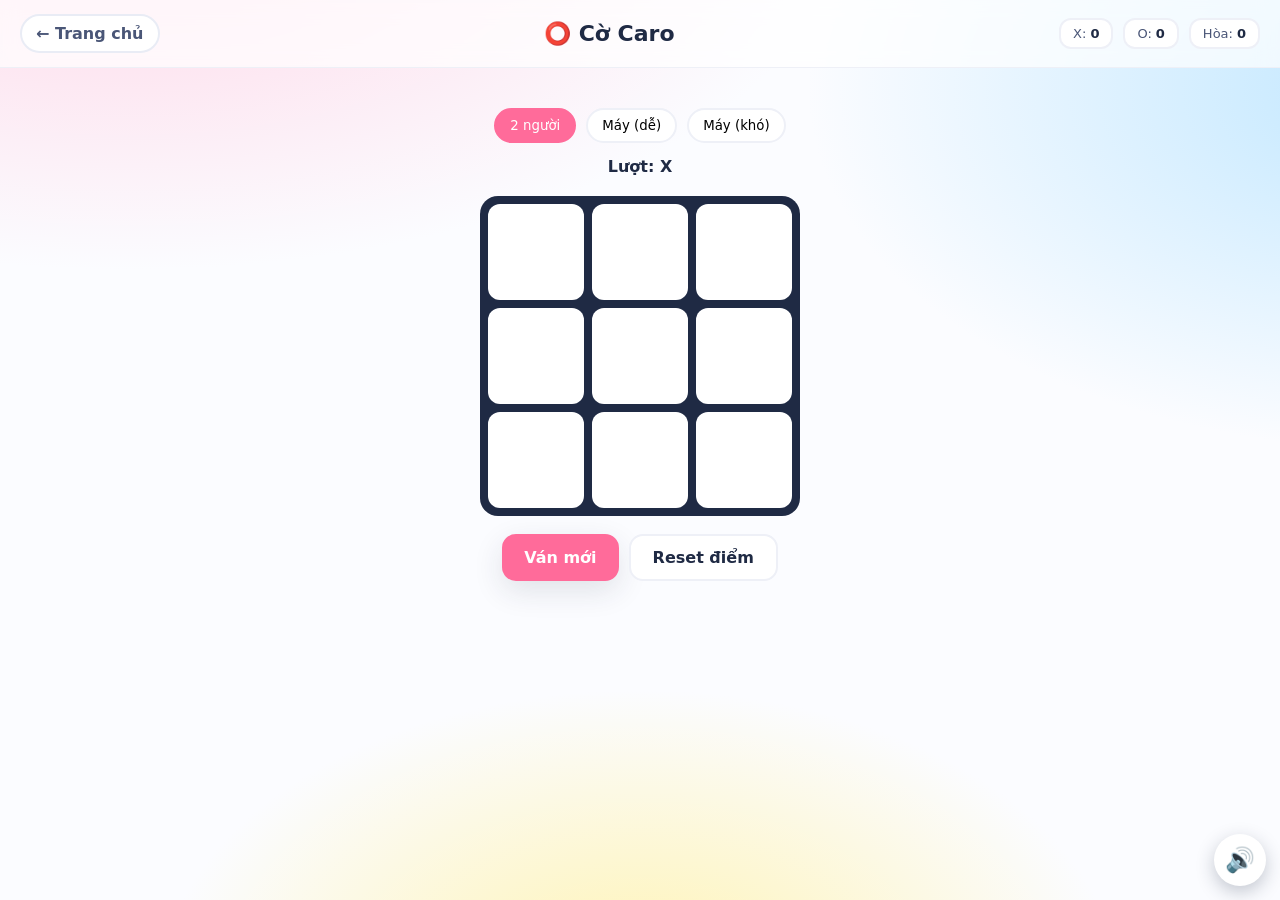
<file: games/tictactoe/index.html>
<!DOCTYPE html>
<html lang="vi">
<head>
<meta charset="UTF-8" />
<meta name="viewport" content="width=device-width, initial-scale=1" />
<title>Cờ Caro · GameHub</title>
<link rel="stylesheet" href="../../css/style.css" />
<link rel="manifest" href="../../manifest.webmanifest" />
<meta name="theme-color" content="#ff6b9a" />
<meta name="apple-mobile-web-app-capable" content="yes" />
<meta name="mobile-web-app-capable" content="yes" />
<meta name="apple-mobile-web-app-status-bar-style" content="default" />
<meta name="apple-mobile-web-app-title" content="GameHub" />
<link rel="apple-touch-icon" href="../../icons/apple-touch-icon.png" />
</head>
<body class="game-page">
<div class="game-topbar">
  <a class="back" href="../../">← Trang chủ</a>
  <div>
    <h1>⭕ Cờ Caro</h1>
    <div class="who" id="whoLabel"></div>
  </div>
  <div class="stats">
    <div class="stat">X:<b id="xScore">0</b></div>
    <div class="stat">O:<b id="oScore">0</b></div>
    <div class="stat">Hòa:<b id="dScore">0</b></div>
  </div>
</div>

<main class="game-main">
  <div class="diff-pick" id="modePick">
    <button data-mode="pvp" class="active">2 người</button>
    <button data-mode="easy">Máy (dễ)</button>
    <button data-mode="hard">Máy (khó)</button>
  </div>
  <div id="turn" style="margin-top:14px; font-weight:700;">Lượt: <span id="turnLabel">X</span></div>
  <div class="ttt-board" id="board"></div>
  <div style="margin-top:18px; display:flex; gap:10px;">
    <button class="btn" id="newRound">Ván mới</button>
    <button class="btn ghost" id="resetScore">Reset điểm</button>
  </div>
</main>

<script src="../../js/sfx.js"></script>
<script src="../../js/main.js"></script>
<script src="../../js/pwa.js"></script>
<script>
const board = document.getElementById('board');
const turnLabel = document.getElementById('turnLabel');
const xScoreEl = document.getElementById('xScore');
const oScoreEl = document.getElementById('oScore');
const dScoreEl = document.getElementById('dScore');
const whoLabel = document.getElementById('whoLabel');

let cells = Array(9).fill('');
let current = 'X';
let mode = 'pvp';
let scores = { X: 0, O: 0, D: 0 };
let gameOver = false;

const WINS = [
  [0,1,2],[3,4,5],[6,7,8],
  [0,3,6],[1,4,7],[2,5,8],
  [0,4,8],[2,4,6],
];

function syncWho() {
  const p = window.Hub.getPlayer();
  whoLabel.textContent = p ? `${p.avatar} ${p.name}` : '';
}

function render() {
  board.innerHTML = '';
  cells.forEach((v, i) => {
    const b = document.createElement('button');
    b.className = 'ttt-cell' + (v ? ' ' + v.toLowerCase() : '');
    b.textContent = v;
    b.addEventListener('click', () => play(i));
    board.appendChild(b);
  });
  turnLabel.textContent = current;
}

function checkWin(c, p) {
  for (const line of WINS) {
    if (line.every(i => c[i] === p)) return line;
  }
  return null;
}

function highlight(line) {
  [...board.children].forEach((el, i) => { if (line.includes(i)) el.classList.add('win'); });
}

function endRound(winner, line) {
  gameOver = true;
  if (winner) { scores[winner]++; highlight(line); window.SFX && window.SFX.win(); }
  else { scores.D++; window.SFX && window.SFX.gameover(); }
  xScoreEl.textContent = scores.X;
  oScoreEl.textContent = scores.O;
  dScoreEl.textContent = scores.D;
}

function play(i) {
  if (gameOver || cells[i]) return;
  cells[i] = current;
  window.SFX && window.SFX.pop();
  render();
  const w = checkWin(cells, current);
  if (w) { endRound(current, w); return; }
  if (cells.every(Boolean)) { endRound(null); return; }
  current = current === 'X' ? 'O' : 'X';
  turnLabel.textContent = current;
  if ((mode === 'easy' || mode === 'hard') && current === 'O') {
    setTimeout(aiMove, 350);
  }
}

function aiMove() {
  let pick;
  if (mode === 'easy') {
    const empty = cells.map((v,i)=>v?null:i).filter(v=>v!==null);
    pick = empty[Math.floor(Math.random()*empty.length)];
  } else {
    pick = bestMove();
  }
  if (pick != null) play(pick);
}

function bestMove() {
  // Minimax
  let best = -Infinity, move = null;
  for (let i = 0; i < 9; i++) {
    if (!cells[i]) {
      cells[i] = 'O';
      const score = minimax(cells, 0, false);
      cells[i] = '';
      if (score > best) { best = score; move = i; }
    }
  }
  return move;
}

function minimax(c, depth, isMax) {
  if (checkWin(c, 'O')) return 10 - depth;
  if (checkWin(c, 'X')) return depth - 10;
  if (c.every(Boolean)) return 0;
  if (isMax) {
    let best = -Infinity;
    for (let i = 0; i < 9; i++) if (!c[i]) {
      c[i] = 'O'; best = Math.max(best, minimax(c, depth+1, false)); c[i] = '';
    }
    return best;
  } else {
    let best = Infinity;
    for (let i = 0; i < 9; i++) if (!c[i]) {
      c[i] = 'X'; best = Math.min(best, minimax(c, depth+1, true)); c[i] = '';
    }
    return best;
  }
}

function newRound() {
  cells = Array(9).fill('');
  current = 'X';
  gameOver = false;
  render();
}

document.getElementById('modePick').addEventListener('click', (e) => {
  const b = e.target.closest('button'); if (!b) return;
  document.querySelectorAll('#modePick button').forEach(x => x.classList.remove('active'));
  b.classList.add('active');
  mode = b.dataset.mode;
  newRound();
});

document.getElementById('newRound').addEventListener('click', newRound);
document.getElementById('resetScore').addEventListener('click', () => {
  scores = { X: 0, O: 0, D: 0 };
  xScoreEl.textContent = 0; oScoreEl.textContent = 0; dScoreEl.textContent = 0;
  newRound();
});

syncWho();
newRound();
</script>
</body>
</html>
</file>
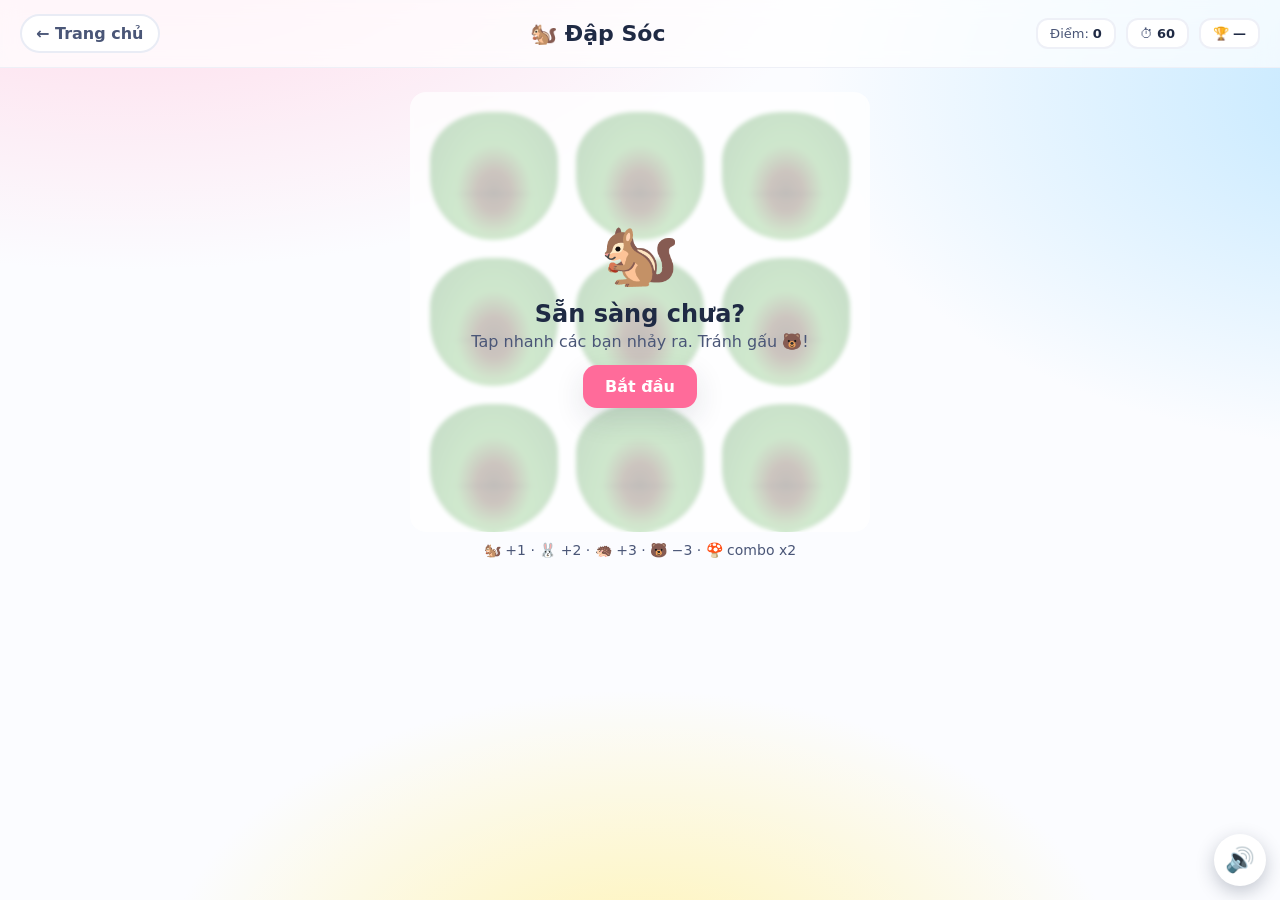
<file: games/whack/index.html>
<!DOCTYPE html>
<html lang="vi">
<head>
<meta charset="UTF-8" />
<meta name="viewport" content="width=device-width, initial-scale=1, user-scalable=no" />
<title>Đập Sóc · GameHub</title>
<link rel="stylesheet" href="../../css/style.css" />
<link rel="manifest" href="../../manifest.webmanifest" />
<meta name="theme-color" content="#ff6b9a" />
<meta name="apple-mobile-web-app-capable" content="yes" />
<meta name="mobile-web-app-capable" content="yes" />
<meta name="apple-mobile-web-app-status-bar-style" content="default" />
<meta name="apple-mobile-web-app-title" content="GameHub" />
<link rel="apple-touch-icon" href="../../icons/apple-touch-icon.png" />
</head>
<body class="game-page">
<div class="game-topbar">
  <a class="back" href="../../">← Trang chủ</a>
  <div>
    <h1>🐿️ Đập Sóc</h1>
    <div class="who" id="whoLabel"></div>
  </div>
  <div class="stats">
    <div class="stat">Điểm:<b id="score">0</b><span class="whack-combo-badge" id="comboBadge" hidden>x2</span></div>
    <div class="stat">⏱<b id="time">60</b></div>
    <div class="stat">🏆<b id="best">—</b></div>
  </div>
</div>

<main class="game-main">
  <div class="whack-stage">
    <div class="whack-board" id="board"></div>
    <div class="whack-overlay" id="overlay">
      <div>
        <div style="font-size:64px">🐿️</div>
        <h2 style="margin:8px 0 4px">Sẵn sàng chưa?</h2>
        <p style="margin:0 0 14px;color:var(--ink-soft)">Tap nhanh các bạn nhảy ra. Tránh gấu 🐻!</p>
        <button class="btn" id="startBtn">Bắt đầu</button>
      </div>
    </div>
  </div>
  <p class="whack-hint">🐿️ +1 · 🐰 +2 · 🦔 +3 · 🐻 −3 · 🍄 combo x2</p>
</main>

<div class="modal" id="overModal">
  <div class="box">
    <div style="font-size:48px">🏁</div>
    <h2>Hết giờ!</h2>
    <p id="overText">Bạn được … điểm.</p>
    <div class="actions">
      <button class="btn" id="playAgain">Chơi lại</button>
      <a class="btn ghost" href="../../">Về trang chủ</a>
    </div>
  </div>
</div>

<script src="../../js/sfx.js"></script>
<script src="../../js/main.js"></script>
<script src="../../js/pwa.js"></script>
<script>
const board = document.getElementById('board');
const overlay = document.getElementById('overlay');
const scoreEl = document.getElementById('score');
const timeEl = document.getElementById('time');
const bestEl = document.getElementById('best');
const comboBadge = document.getElementById('comboBadge');
const overModal = document.getElementById('overModal');
const overText = document.getElementById('overText');

const HOLES = 9;
const ROUND_SECONDS = 60;
const CRITTERS = [
  { id: 'squirrel', emoji: '🐿️', points:  1, weight: 60, bad: false },
  { id: 'rabbit',   emoji: '🐰', points:  2, weight: 22, bad: false },
  { id: 'hedge',    emoji: '🦔', points:  3, weight: 10, bad: false },
  { id: 'bear',     emoji: '🐻', points: -3, weight:  5, bad: true  },
  { id: 'mushroom', emoji: '🍄', points:  5, weight:  3, bad: false, combo: true },
];
const TOTAL_WEIGHT = CRITTERS.reduce((s, c) => s + c.weight, 0);

let score = 0;
let timeLeft = ROUND_SECONDS;
let running = false;
let spawnTimer = null;
let countdownTimer = null;
let countdownActive = false;
let comboUntil = 0;
const occupied = new Array(HOLES).fill(false);
const pendingTimers = new Set();

function syncBest() {
  const b = window.Hub.getBest('whack');
  bestEl.textContent = b == null ? '—' : b;
}

function buildBoard() {
  board.innerHTML = '';
  for (let i = 0; i < HOLES; i++) {
    const hole = document.createElement('div');
    hole.className = 'whack-hole';
    hole.dataset.idx = i;
    board.appendChild(hole);
  }
}

function progress() {
  return Math.min(1, (ROUND_SECONDS - timeLeft) / ROUND_SECONDS);
}

function currentStayMs() {
  const p = progress();
  return Math.round(1400 - 700 * p);
}

function currentSpawnMs() {
  const p = progress();
  return Math.round(800 - 450 * p);
}

function pickCritter() {
  let r = Math.random() * TOTAL_WEIGHT;
  for (const c of CRITTERS) {
    r -= c.weight;
    if (r <= 0) return c;
  }
  return CRITTERS[0];
}

function comboActive() {
  return performance.now() < comboUntil;
}

function updateComboBadge() {
  comboBadge.hidden = !comboActive();
  board.classList.toggle('combo', comboActive());
}

function showFloat(hole, text, kind) {
  const el = document.createElement('div');
  el.className = 'whack-float ' + kind;
  el.textContent = text;
  hole.appendChild(el);
  setTimeout(() => el.remove(), 800);
}

function spawn() {
  if (!running) return;
  const free = [];
  for (let i = 0; i < HOLES; i++) if (!occupied[i]) free.push(i);
  if (!free.length) return;
  const idx = free[Math.floor(Math.random() * free.length)];
  const hole = board.children[idx];
  const critter = pickCritter();
  occupied[idx] = true;

  const el = document.createElement('div');
  el.className = 'whack-critter';
  el.textContent = critter.emoji;
  el.dataset.points = critter.points;
  el.dataset.bad = critter.bad ? '1' : '0';
  el.dataset.combo = critter.combo ? '1' : '0';
  hole.appendChild(el);

  requestAnimationFrame(() => el.classList.add('up'));

  const stay = currentStayMs();
  const hideAt = setTimeout(() => {
    pendingTimers.delete(hideAt);
    retract(idx, el);
  }, stay);
  pendingTimers.add(hideAt);
  el.dataset.timer = hideAt;

  const onTap = (e) => {
    e.preventDefault();
    if (el.classList.contains('hit')) return;
    const tid = Number(el.dataset.timer);
    clearTimeout(tid);
    pendingTimers.delete(tid);
    handleHit(idx, el, critter, hole);
  };
  el.addEventListener('click', onTap);
  el.addEventListener('touchstart', onTap, { passive: false });
}

function retract(idx, el) {
  if (!el.isConnected) { occupied[idx] = false; return; }
  el.classList.remove('up');
  setTimeout(() => {
    el.remove();
    occupied[idx] = false;
  }, 220);
}

function handleHit(idx, el, critter, hole) {
  el.classList.add('hit');
  const mult = (!critter.bad && comboActive()) ? 2 : 1;
  const delta = critter.points * mult;
  const before = score;
  score = Math.max(0, score + delta);
  const actual = score - before;
  scoreEl.textContent = score;

  if (critter.bad) {
    board.classList.add('bad');
    setTimeout(() => board.classList.remove('bad'), 350);
    if (actual < 0) showFloat(hole, String(actual), 'minus');
    window.SFX && window.SFX.wrong();
  } else {
    showFloat(hole, '+' + actual, 'plus');
    if (critter.combo) {
      comboUntil = performance.now() + 5000;
      updateComboBadge();
      window.SFX && window.SFX.match();
    } else {
      window.SFX && window.SFX.whack();
    }
  }

  setTimeout(() => {
    if (el.isConnected) el.remove();
    occupied[idx] = false;
  }, 250);
}

function scheduleSpawn() {
  if (!running) return;
  spawn();
  spawnTimer = setTimeout(scheduleSpawn, currentSpawnMs());
}

function tick() {
  if (!running) return;
  timeLeft -= 1;
  timeEl.textContent = timeLeft;
  updateComboBadge();
  if (timeLeft <= 0) {
    end();
  }
}

function start() {
  overlay.hidden = true;
  score = 0;
  timeLeft = ROUND_SECONDS;
  comboUntil = 0;
  scoreEl.textContent = '0';
  timeEl.textContent = String(ROUND_SECONDS);
  updateComboBadge();
  board.innerHTML = '';
  buildBoard();
  occupied.fill(false);
  running = true;
  scheduleSpawn();
  countdownTimer = setInterval(tick, 1000);
}

function end() {
  running = false;
  clearTimeout(spawnTimer);
  clearInterval(countdownTimer);
  pendingTimers.forEach((t) => clearTimeout(t));
  pendingTimers.clear();
  window.SFX && window.SFX.gameover();
  // hide any visible critters
  document.querySelectorAll('.whack-critter').forEach((el) => el.classList.remove('up'));
  const improved = score > 0 ? window.Hub.saveBest('whack', score, 'high') : false;
  syncBest();
  overText.textContent = `Bạn được ${score} điểm.` + (improved ? ' 🏆 Kỷ lục mới!' : '');
  overModal.classList.add('open');
}

function runCountdown(then) {
  if (countdownActive) return;
  countdownActive = true;
  overlay.hidden = false;
  let n = 3;
  overlay.innerHTML = `<div class="whack-countdown">${n}</div>`;
  window.SFX && window.SFX.tick();
  const id = setInterval(() => {
    n -= 1;
    if (n > 0) {
      overlay.innerHTML = `<div class="whack-countdown">${n}</div>`;
      window.SFX && window.SFX.tick();
    } else if (n === 0) {
      overlay.innerHTML = `<div class="whack-countdown">Đi!</div>`;
      window.SFX && window.SFX.start();
    } else {
      clearInterval(id);
      countdownActive = false;
      then();
    }
  }, 450);
}

document.getElementById('startBtn').addEventListener('click', () => {
  runCountdown(start);
});

document.getElementById('playAgain').addEventListener('click', () => {
  overModal.classList.remove('open');
  runCountdown(start);
});

buildBoard();
syncBest();
</script>
</body>
</html>
</file>
<file: css/style.css>
:root {
  --bg-1: #ffd6e7;
  --bg-2: #c1e7ff;
  --bg-3: #fff3b0;
  --ink: #1f2a44;
  --ink-soft: #4a5677;
  --accent: #ff6b9a;
  --accent-2: #4ec3ff;
  --accent-3: #ffd54f;
  --green: #65d36e;
  --purple: #a78bfa;
  --orange: #ff9a5a;
  --card: #ffffff;
  --shadow: 0 10px 30px rgba(31, 42, 68, 0.12);
  --shadow-hover: 0 18px 40px rgba(31, 42, 68, 0.2);
  --radius: 22px;
  --font: 'Comic Sans MS', 'Quicksand', 'Segoe UI', system-ui, sans-serif;
}

* { box-sizing: border-box; }
html, body { margin: 0; padding: 0; }
body {
  font-family: var(--font);
  color: var(--ink);
  background:
    radial-gradient(1200px 600px at 10% -10%, var(--bg-1) 0%, transparent 60%),
    radial-gradient(1000px 600px at 110% 10%, var(--bg-2) 0%, transparent 60%),
    radial-gradient(800px 500px at 50% 110%, var(--bg-3) 0%, transparent 60%),
    #fbfcff;
  min-height: 100vh;
  -webkit-font-smoothing: antialiased;
}

button { font-family: inherit; cursor: pointer; }
a { color: inherit; text-decoration: none; }

/* Home */
.hero {
  text-align: center;
  padding: 56px 20px 8px;
}
.hero h1 {
  font-size: clamp(48px, 8vw, 92px);
  margin: 0;
  letter-spacing: 1px;
  background: linear-gradient(90deg, var(--accent), var(--purple), var(--accent-2));
  -webkit-background-clip: text;
  background-clip: text;
  color: transparent;
  filter: drop-shadow(0 4px 0 rgba(255,255,255,.6));
}
.hero .tagline {
  font-size: clamp(16px, 2.2vw, 22px);
  color: var(--ink-soft);
  margin: 6px 0 0;
}

.code-gate {
  max-width: 480px;
  margin: 30px auto 60px;
  padding: 30px 24px;
  text-align: center;
}
.code-gate h2 {
  font-size: 28px;
  margin: 10px 0 6px;
}
.gate-hint {
  color: var(--ink-soft);
  margin: 0 0 24px;
}
.code-form { display: block; }
.code-inputs {
  display: flex;
  justify-content: center;
  gap: 10px;
  flex-wrap: wrap;
}
.code-input {
  width: 52px;
  height: 64px;
  font-size: 32px;
  font-weight: 800;
  text-align: center;
  border: 2px solid #e2e6f0;
  border-radius: 14px;
  background: var(--card);
  color: var(--ink);
  box-shadow: var(--shadow);
  font-family: inherit;
  transition: border-color .15s ease, transform .15s ease;
}
.code-input:focus {
  outline: none;
  border-color: var(--accent);
  transform: translateY(-2px);
}
.code-error {
  color: #e23b5a;
  font-weight: 700;
  margin: 18px 0 0;
}
@keyframes gateShake {
  10%, 90% { transform: translateX(-2px); }
  20%, 80% { transform: translateX(4px); }
  30%, 50%, 70% { transform: translateX(-8px); }
  40%, 60% { transform: translateX(8px); }
}
.code-gate.shake { animation: gateShake .4s ease; }
@media (max-width: 420px) {
  .code-input { width: 42px; height: 56px; font-size: 26px; }
}

/* Hub */
.welcome {
  display: flex;
  align-items: center;
  justify-content: center;
  flex-wrap: wrap;
  gap: 14px;
  padding: 40px 20px 16px;
  text-align: center;
}
.welcome span#welcomeAvatar { font-size: 44px; }
.welcome h2 { margin: 0; font-size: clamp(22px, 3vw, 30px); }
.switch-btn {
  background: white;
  border: 2px solid #e9ecf5;
  border-radius: 999px;
  padding: 10px 18px;
  font-weight: 700;
  color: var(--ink-soft);
}
.switch-btn:hover { border-color: var(--accent); color: var(--accent); }

.game-grid {
  max-width: 1100px;
  margin: 20px auto 40px;
  padding: 0 20px;
  display: grid;
  grid-template-columns: repeat(auto-fit, minmax(260px, 1fr));
  gap: 22px;
}
.game-card {
  position: relative;
  background: var(--card);
  border-radius: var(--radius);
  padding: 22px;
  box-shadow: var(--shadow);
  transition: transform .2s ease, box-shadow .2s ease;
  display: block;
  overflow: hidden;
}
.game-card::before {
  content: "";
  position: absolute;
  inset: 0 0 auto 0;
  height: 8px;
  background: linear-gradient(90deg, var(--accent), var(--accent-2));
}
.game-card.c1::before { background: linear-gradient(90deg, #ff7eb6, #ffa45a); }
.game-card.c2::before { background: linear-gradient(90deg, #4ec3ff, #a78bfa); }
.game-card.c3::before { background: linear-gradient(90deg, #65d36e, #4ec3ff); }
.game-card.c4::before { background: linear-gradient(90deg, #ffd54f, #ff7eb6); }
.game-card.c5::before { background: linear-gradient(90deg, #a78bfa, #ff7eb6); }
.game-card.c6::before { background: linear-gradient(90deg, #ff9a5a, #65d36e); }
.game-card.c7::before { background: linear-gradient(90deg, #65d36e, #ffd54f); }
.game-card.c8::before { background: linear-gradient(90deg, #a78bfa, #4ec3ff); }
.game-card.c9::before { background: linear-gradient(90deg, #ff9a5a, #ff6b9a); }
.game-card:hover { transform: translateY(-6px); box-shadow: var(--shadow-hover); }
.game-card .icon { font-size: 48px; display: block; margin-top: 6px; }
.game-card h3 { margin: 10px 0 4px; font-size: 22px; }
.game-card p { margin: 0; color: var(--ink-soft); font-size: 14px; }
.game-card[data-tag]::after {
  content: attr(data-tag);
  position: absolute;
  top: 18px;
  right: 18px;
  font-size: 11px;
  background: #f1f3fb;
  color: var(--ink-soft);
  padding: 4px 10px;
  border-radius: 999px;
  text-transform: lowercase;
}
.game-card .best {
  display: inline-block;
  margin-top: 12px;
  font-size: 12px;
  color: var(--ink-soft);
  background: #f6f8ff;
  padding: 6px 10px;
  border-radius: 999px;
}
.game-card .best::before { content: "🏆 Kỷ lục: "; }

.hub-footer {
  text-align: center;
  color: var(--ink-soft);
  padding: 30px 20px 50px;
}

/* Game page chrome */
.game-page { display: flex; flex-direction: column; min-height: 100vh; min-height: 100dvh; }
.game-topbar {
  display: flex;
  align-items: center;
  justify-content: space-between;
  gap: 12px;
  padding: 14px 20px;
  background: rgba(255,255,255,.7);
  backdrop-filter: blur(10px);
  border-bottom: 1px solid #eef0f7;
  position: sticky;
  top: 0;
  z-index: 10;
}
.game-topbar .back {
  background: white;
  border: 2px solid #e9ecf5;
  border-radius: 999px;
  padding: 8px 14px;
  font-weight: 700;
  color: var(--ink-soft);
  font-family: inherit;
  cursor: pointer;
  white-space: nowrap;   /* keep it a single-line pill, never a wrapped blob */
}
.game-topbar .back:hover { border-color: var(--accent); color: var(--accent); }
.game-topbar > div:not(.stats) { min-width: 0; }
.game-topbar h1 { font-size: 22px; margin: 0; }
.game-topbar .who { font-size: 13px; color: var(--ink-soft); }
.game-topbar .stats { display: flex; gap: 10px; flex-wrap: wrap; }
.game-topbar .stat {
  background: white;
  border: 2px solid #eef0f7;
  border-radius: 12px;
  padding: 6px 12px;
  font-size: 13px;
  color: var(--ink-soft);
}
.game-topbar .stat b { color: var(--ink); margin-left: 4px; }

.game-main {
  flex: 1;
  display: flex;
  flex-direction: column;
  align-items: center;
  padding: 24px 16px 40px;
}

.btn {
  background: var(--accent);
  color: white;
  border: none;
  border-radius: 14px;
  padding: 12px 22px;
  font-size: 16px;
  font-weight: 700;
  box-shadow: var(--shadow);
  font-family: inherit;
}
.btn:hover { filter: brightness(1.05); transform: translateY(-1px); }
.btn.ghost { background: white; color: var(--ink); border: 2px solid #eef0f7; box-shadow: none; }
.btn.blue { background: var(--accent-2); }
.btn.green { background: var(--green); }
.btn.purple { background: var(--purple); }

/* Memory */
.memory-board {
  display: grid;
  gap: 10px;
  margin-top: 20px;
  width: 100%;
}
.mem-card {
  aspect-ratio: 1/1;
  border-radius: 14px;
  background: var(--accent-2);
  color: white;
  font-size: 36px;
  display: flex;
  align-items: center;
  justify-content: center;
  cursor: pointer;
  user-select: none;
  transition: transform .15s ease, background .2s ease;
  box-shadow: var(--shadow);
  perspective: 600px;
}
.mem-card .inner { width: 100%; height: 100%; transform-style: preserve-3d; transition: transform .4s; display: grid; place-items: center; position: relative; }
.mem-card .face { position: absolute; inset: 0; display: grid; place-items: center; backface-visibility: hidden; border-radius: 14px; }
.mem-card .front { background: linear-gradient(135deg, #4ec3ff, #a78bfa); color: white; font-size: 28px; }
.mem-card .back { background: white; color: var(--ink); transform: rotateY(180deg); }
.mem-card.flipped .inner { transform: rotateY(180deg); }
.mem-card.matched .inner { transform: rotateY(180deg); }
.mem-card.matched .back { background: #d6ffd6; }

/* Tic Tac Toe */
.ttt-board {
  display: grid;
  grid-template-columns: repeat(3, 96px);
  grid-template-rows: repeat(3, 96px);
  gap: 8px;
  background: var(--ink);
  padding: 8px;
  border-radius: 18px;
  margin-top: 20px;
}
.ttt-cell {
  background: white;
  border-radius: 12px;
  font-size: 56px;
  font-weight: 700;
  display: flex;
  align-items: center;
  justify-content: center;
  cursor: pointer;
  border: none;
  font-family: inherit;
}
.ttt-cell.x { color: var(--accent); }
.ttt-cell.o { color: var(--accent-2); }
.ttt-cell.win { background: #fff3b0; }

/* Snake */
#snakeCanvas {
  background: #0c1224;
  border-radius: 18px;
  display: block;
  width: auto;
  height: auto;
  max-width: 100%;
  max-height: 70vh; /* keep room for the controls below */
  box-shadow: var(--shadow);
  touch-action: none; /* let swipes steer instead of scrolling the page */
}
.touch-pad {
  margin-top: 14px;
  display: grid;
  grid-template-columns: repeat(3, 64px);
  grid-template-rows: repeat(3, 64px);
  gap: 8px;
  justify-content: center;
}
.touch-pad button {
  border: none;
  border-radius: 12px;
  background: white;
  font-size: 26px;
  box-shadow: var(--shadow);
  font-family: inherit;
  cursor: pointer;
  touch-action: manipulation; /* instant taps, no double-tap zoom */
  -webkit-tap-highlight-color: transparent;
  user-select: none;
}
.touch-pad button:active { transform: scale(0.92); background: #f3f4fb; }
.touch-pad .up { grid-column: 2; grid-row: 1; }
.touch-pad .left { grid-column: 1; grid-row: 2; }
.touch-pad .right { grid-column: 3; grid-row: 2; }
.touch-pad .down { grid-column: 2; grid-row: 3; }

/* Simon */
.simon-board {
  display: grid;
  grid-template-columns: repeat(2, 140px);
  grid-template-rows: repeat(2, 140px);
  gap: 12px;
  margin-top: 24px;
  padding: 14px;
  background: var(--ink);
  border-radius: 24px;
}
.simon-pad {
  border-radius: 18px;
  cursor: pointer;
  opacity: .72;
  transition: opacity .12s ease, transform .1s ease;
}
.simon-pad.flash { opacity: 1; transform: scale(0.97); }
.simon-pad.green  { background: #2ecc71; }
.simon-pad.red    { background: #e74c3c; }
.simon-pad.yellow { background: #f1c40f; }
.simon-pad.blue   { background: #3498db; }

/* Math */
.math-card {
  background: white;
  border-radius: var(--radius);
  padding: 30px 30px;
  box-shadow: var(--shadow);
  text-align: center;
  margin-top: 18px;
  min-width: 320px;
}
.math-q { font-size: 48px; font-weight: 800; letter-spacing: 1px; }
.math-options {
  margin-top: 24px;
  display: grid;
  grid-template-columns: repeat(2, 1fr);
  gap: 12px;
}
.math-options button {
  background: #eef2ff;
  border: 2px solid transparent;
  border-radius: 14px;
  padding: 16px;
  font-size: 24px;
  font-weight: 700;
  color: var(--ink);
  font-family: inherit;
}
.math-options button:hover { border-color: var(--accent-2); }
.math-options button.right { background: #d6ffd6; border-color: var(--green); }
.math-options button.wrong { background: #ffd6d6; border-color: #e74c3c; }
.math-meta { display:flex; justify-content: space-between; color: var(--ink-soft); font-size: 14px; margin-bottom: 10px; }
.diff-pick { display: flex; gap: 10px; justify-content: center; margin-top: 16px; }
.diff-pick button { background: white; border: 2px solid #eef0f7; border-radius: 999px; padding: 8px 14px; font-family: inherit; }
.diff-pick button.active { background: var(--accent); color: white; border-color: var(--accent); }
.diff-pick.locked { opacity: 0.5; pointer-events: none; }

/* 2048 */
.g2048-wrap {
  background: #bbada0;
  padding: 12px;
  border-radius: 18px;
  margin-top: 20px;
  display: grid;
  grid-template-columns: repeat(4, 76px);
  grid-template-rows: repeat(4, 76px);
  gap: 10px;
}
.g2048-cell {
  background: rgba(255,255,255,.35);
  border-radius: 10px;
  display: flex;
  align-items: center;
  justify-content: center;
  font-weight: 800;
  font-size: 30px;
  color: #776e65;
  transition: transform .12s ease;
}
.g2048-cell[data-v="2"] { background: #eee4da; }
.g2048-cell[data-v="4"] { background: #ede0c8; }
.g2048-cell[data-v="8"] { background: #f2b179; color: white; }
.g2048-cell[data-v="16"] { background: #f59563; color: white; }
.g2048-cell[data-v="32"] { background: #f67c5f; color: white; }
.g2048-cell[data-v="64"] { background: #f65e3b; color: white; }
.g2048-cell[data-v="128"] { background: #edcf72; color: white; font-size: 26px; }
.g2048-cell[data-v="256"] { background: #edcc61; color: white; font-size: 26px; }
.g2048-cell[data-v="512"] { background: #edc850; color: white; font-size: 26px; }
.g2048-cell[data-v="1024"] { background: #edc53f; color: white; font-size: 22px; }
.g2048-cell[data-v="2048"] { background: #edc22e; color: white; font-size: 22px; }
.g2048-cell[data-v=""] { color: transparent; }

/* Modal */
.modal {
  position: fixed;
  inset: 0;
  background: rgba(20, 28, 50, 0.45);
  display: none;
  align-items: center;
  justify-content: center;
  z-index: 50;
  padding: 20px;
}
.modal.open { display: flex; }
.modal .box {
  background: white;
  border-radius: 22px;
  padding: 28px 26px;
  max-width: 380px;
  width: 100%;
  text-align: center;
  box-shadow: var(--shadow-hover);
  animation: pop .25s ease;
}
.modal h2 { margin: 6px 0 8px; font-size: 28px; }
.modal p { margin: 0 0 18px; color: var(--ink-soft); }
.modal .actions { display: flex; gap: 10px; justify-content: center; }

@keyframes pop {
  from { transform: scale(.85); opacity: 0; }
  to { transform: scale(1); opacity: 1; }
}

@media (max-width: 520px) {
  /* Tidy the game header: back + title share the top row on one line each,
     and the stat chips drop to their own full-width row, split evenly. */
  .game-topbar { flex-wrap: wrap; padding: 10px 14px; gap: 8px 10px; }
  .game-topbar > div:not(.stats) { flex: 1 1 auto; }
  .game-topbar .back { padding: 7px 12px; }
  .game-topbar h1 { font-size: 18px; line-height: 1.15; }
  .game-topbar .who { font-size: 12px; }
  .game-topbar .stats { order: 3; flex-basis: 100%; flex-wrap: nowrap; gap: 6px; }
  .game-topbar .stat {
    flex: 1 1 0;
    min-width: 0;
    padding: 6px 6px;
    font-size: 12px;
    text-align: center;
  }
  .game-topbar .stat b { margin-left: 3px; }

  .ttt-board { grid-template-columns: repeat(3, 80px); grid-template-rows: repeat(3, 80px); }
  .ttt-cell { font-size: 44px; }
  .simon-board { grid-template-columns: repeat(2, 120px); grid-template-rows: repeat(2, 120px); }
  .g2048-wrap { grid-template-columns: repeat(4, 64px); grid-template-rows: repeat(4, 64px); }
  .g2048-cell { font-size: 24px; }

  /* Snake: shrink the board so the d-pad stays fully on screen */
  .game-main { padding: 14px 12px 88px; }
  #snakeCanvas { max-height: 40vh; margin-top: 8px !important; }
  .touch-pad { grid-template-columns: repeat(3, 62px); grid-template-rows: repeat(3, 62px); gap: 8px; margin-top: 10px; }
  .touch-pad button { font-size: 26px; }
  .snake-hint { display: none; }
}

/* Whack */
.whack-board {
  display: grid;
  grid-template-columns: repeat(3, minmax(0, 1fr));
  gap: 18px;
  width: min(100%, 420px);
  margin: 20px auto 0;
  transition: box-shadow .25s ease;
}
.whack-board.combo {
  box-shadow: 0 0 0 4px #ffd54f, 0 0 28px rgba(255, 213, 79, .55);
  border-radius: 20px;
  padding: 8px;
}
.whack-hole {
  position: relative;
  aspect-ratio: 1/1;
  background:
    radial-gradient(ellipse at 50% 62%, #2c1a0d 0%, #4a2e1a 18%, transparent 42%),
    radial-gradient(ellipse at 50% 90%, #65c25a 0%, #4ea64a 55%, #2d7a35 100%);
  border-radius: 46% 46% 50% 50% / 38% 38% 50% 50%;
  cursor: pointer;
  user-select: none;
  box-shadow: inset 0 -6px 0 rgba(0, 0, 0, .08);
}
.whack-hole::before {
  content: "";
  position: absolute;
  inset: 60% 15% auto 15%;
  height: 8%;
  background: radial-gradient(ellipse, rgba(0,0,0,.35) 0%, transparent 70%);
  border-radius: 50%;
  pointer-events: none;
  z-index: 1;
}
.whack-critter {
  position: absolute;
  left: 0;
  right: 0;
  top: 8%;
  display: grid;
  place-items: center;
  font-size: clamp(44px, 10vw, 72px);
  line-height: 1;
  transform: translateY(80%) scale(.6);
  opacity: 0;
  transition: transform .2s cubic-bezier(.34, 1.56, .64, 1), opacity .15s ease;
  z-index: 2;
  filter: drop-shadow(0 4px 0 rgba(0, 0, 0, .15));
  pointer-events: none;
}
.whack-critter.up {
  transform: translateY(0) scale(1);
  opacity: 1;
  pointer-events: auto;
}
.whack-critter.hit { animation: whackPop .3s ease forwards; }
@keyframes whackPop {
  0% { transform: translateY(0) scale(1); opacity: 1; }
  40% { transform: translateY(-12%) scale(1.3); opacity: 1; }
  100% { transform: translateY(-40%) scale(.4); opacity: 0; }
}
.whack-float {
  position: absolute;
  left: 50%;
  top: 30%;
  transform: translate(-50%, 0);
  font-weight: 800;
  font-size: 26px;
  pointer-events: none;
  z-index: 5;
  animation: whackFloat .8s ease-out forwards;
}
.whack-float.plus { color: #2bb673; text-shadow: 0 1px 0 white; }
.whack-float.minus { color: #e23b5a; text-shadow: 0 1px 0 white; }
@keyframes whackFloat {
  from { transform: translate(-50%, 0) scale(.6); opacity: 0; }
  20% { transform: translate(-50%, -10px) scale(1.1); opacity: 1; }
  to { transform: translate(-50%, -60px) scale(1); opacity: 0; }
}
.whack-board.bad { animation: whackShake .35s ease; }
@keyframes whackShake {
  10%, 90% { transform: translateX(-3px); }
  30%, 70% { transform: translateX(8px); }
  50% { transform: translateX(-8px); }
}
.whack-overlay {
  position: absolute;
  inset: 0;
  display: grid;
  place-items: center;
  background: rgba(255, 255, 255, .72);
  backdrop-filter: blur(2px);
  border-radius: 16px;
  z-index: 10;
  text-align: center;
}
.whack-overlay[hidden] { display: none; }
.whack-countdown {
  font-size: clamp(80px, 16vw, 140px);
  font-weight: 900;
  color: var(--accent);
  animation: pop .35s ease;
}
.whack-stage {
  position: relative;
  width: min(100%, 460px);
}
.whack-hint {
  text-align: center;
  color: var(--ink-soft);
  margin: 10px 0 0;
  font-size: 14px;
}
.whack-combo-badge {
  display: inline-block;
  background: #ffd54f;
  color: #6b4d00;
  font-weight: 800;
  padding: 2px 10px;
  border-radius: 999px;
  margin-left: 6px;
}
.whack-combo-badge[hidden] { display: none; }

/* Sound on/off toggle (injected by js/sfx.js) */
.sfx-toggle {
  position: fixed;
  right: 14px;
  bottom: 14px;
  z-index: 999;
  width: 52px;
  height: 52px;
  border: none;
  border-radius: 50%;
  background: var(--card);
  box-shadow: 0 6px 18px rgba(31, 42, 68, 0.25);
  font-size: 24px;
  line-height: 1;
  cursor: pointer;
  display: flex;
  align-items: center;
  justify-content: center;
  transition: transform 0.12s ease, box-shadow 0.12s ease;
  -webkit-tap-highlight-color: transparent;
}
.sfx-toggle:hover { transform: scale(1.08); }
.sfx-toggle:active { transform: scale(0.94); }
.sfx-toggle.muted { opacity: 0.7; filter: grayscale(0.4); }
</file>
